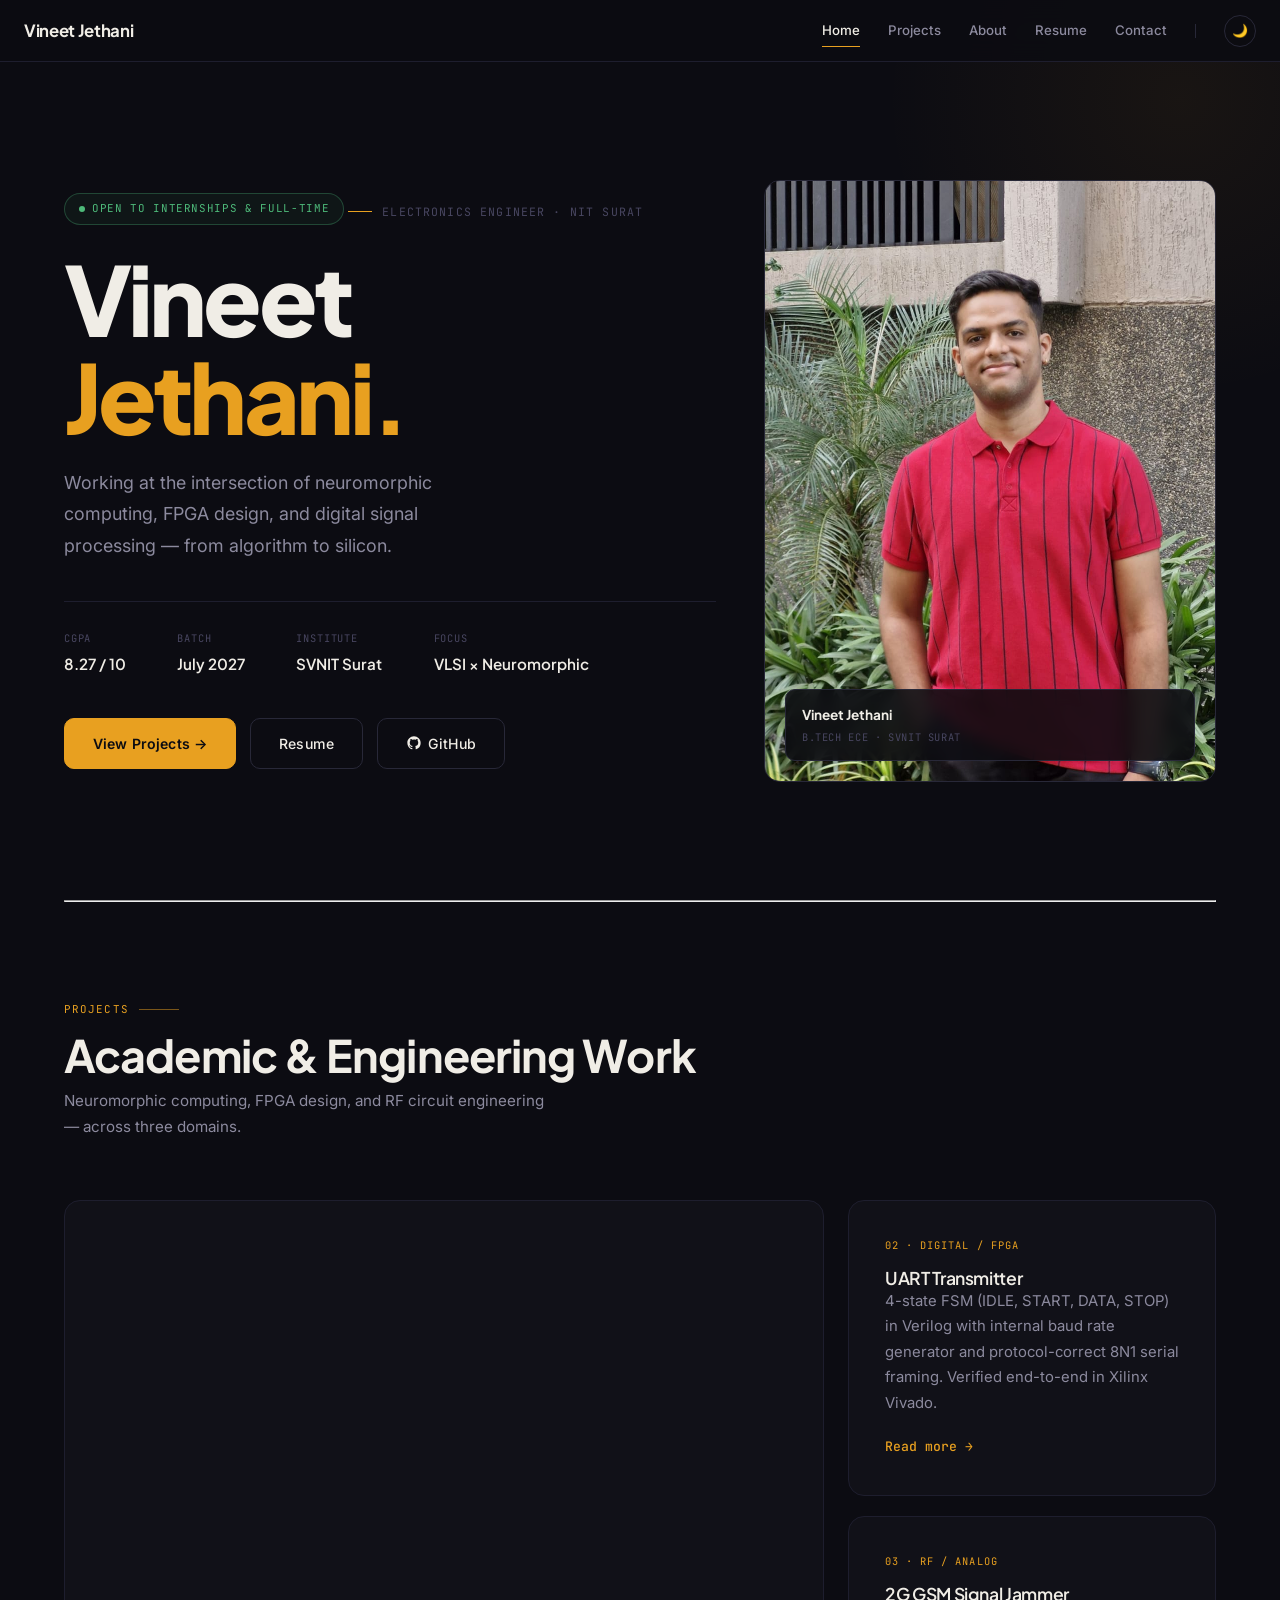
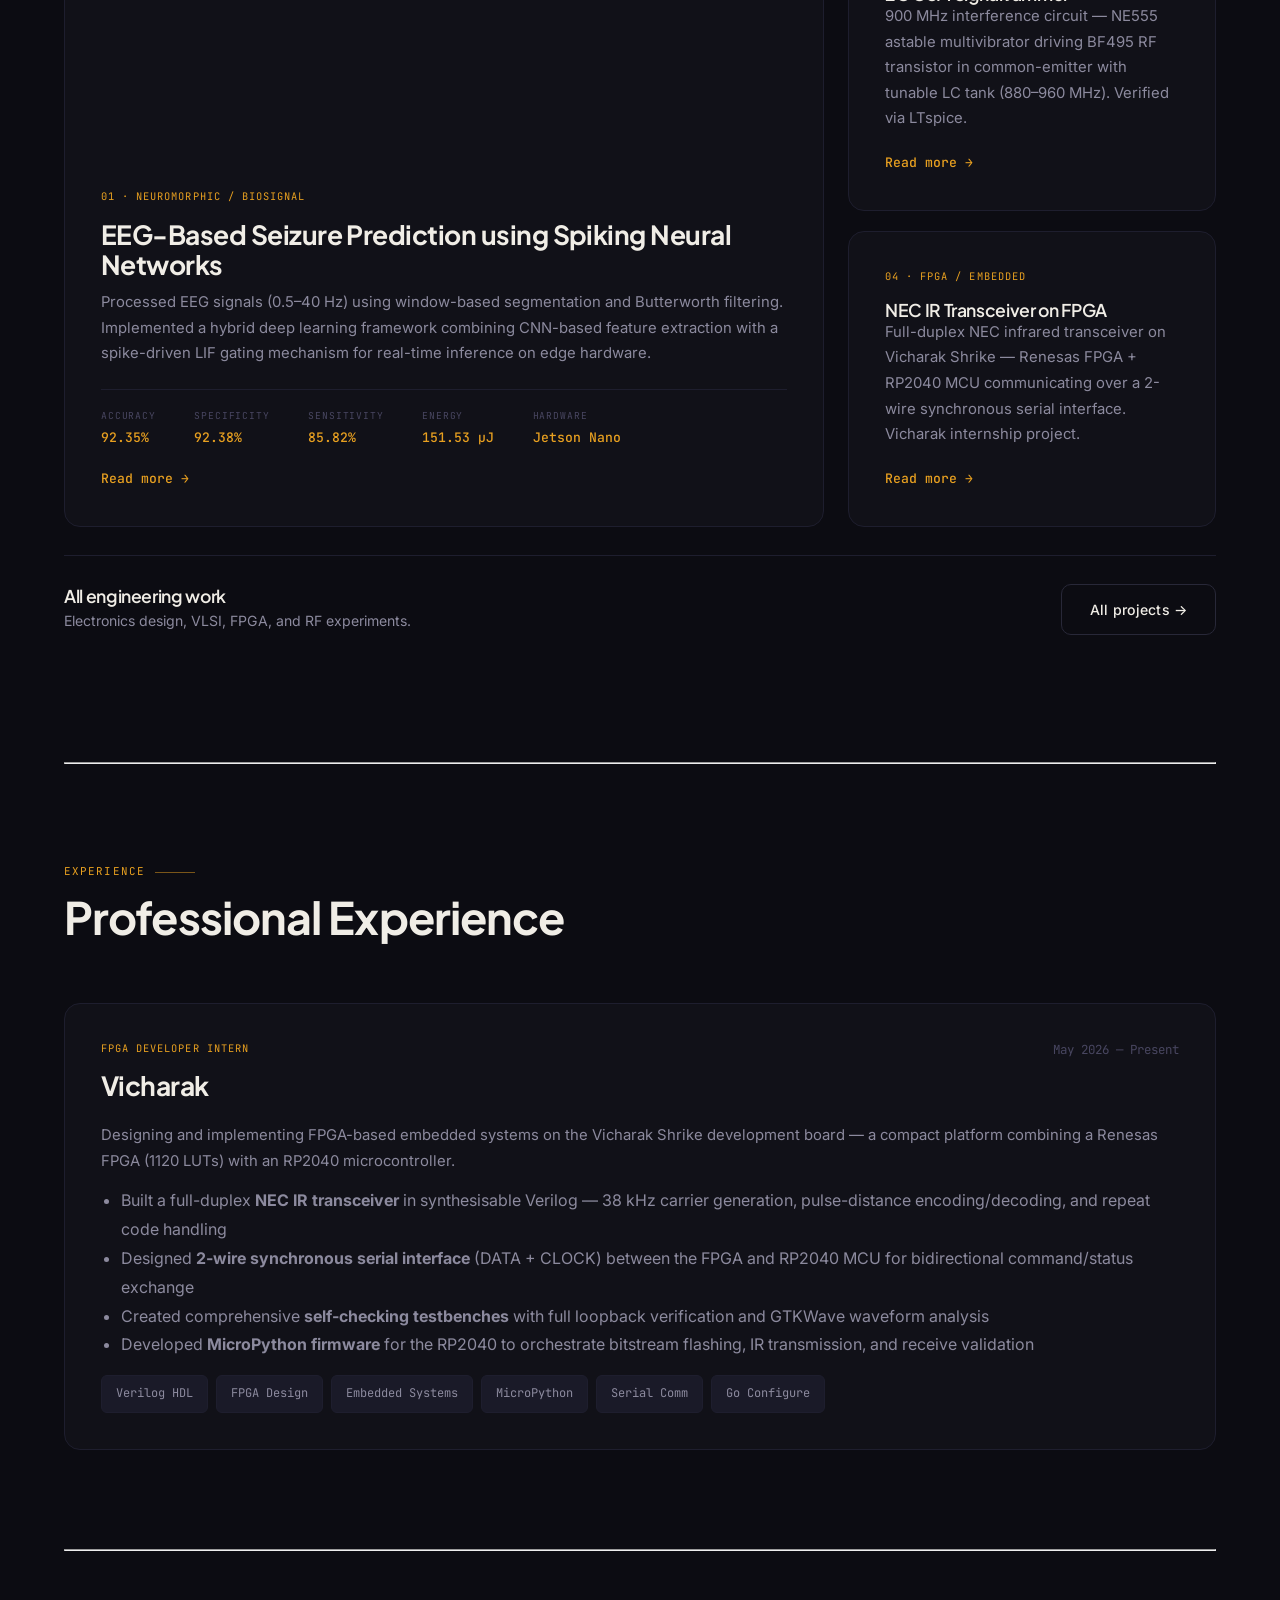
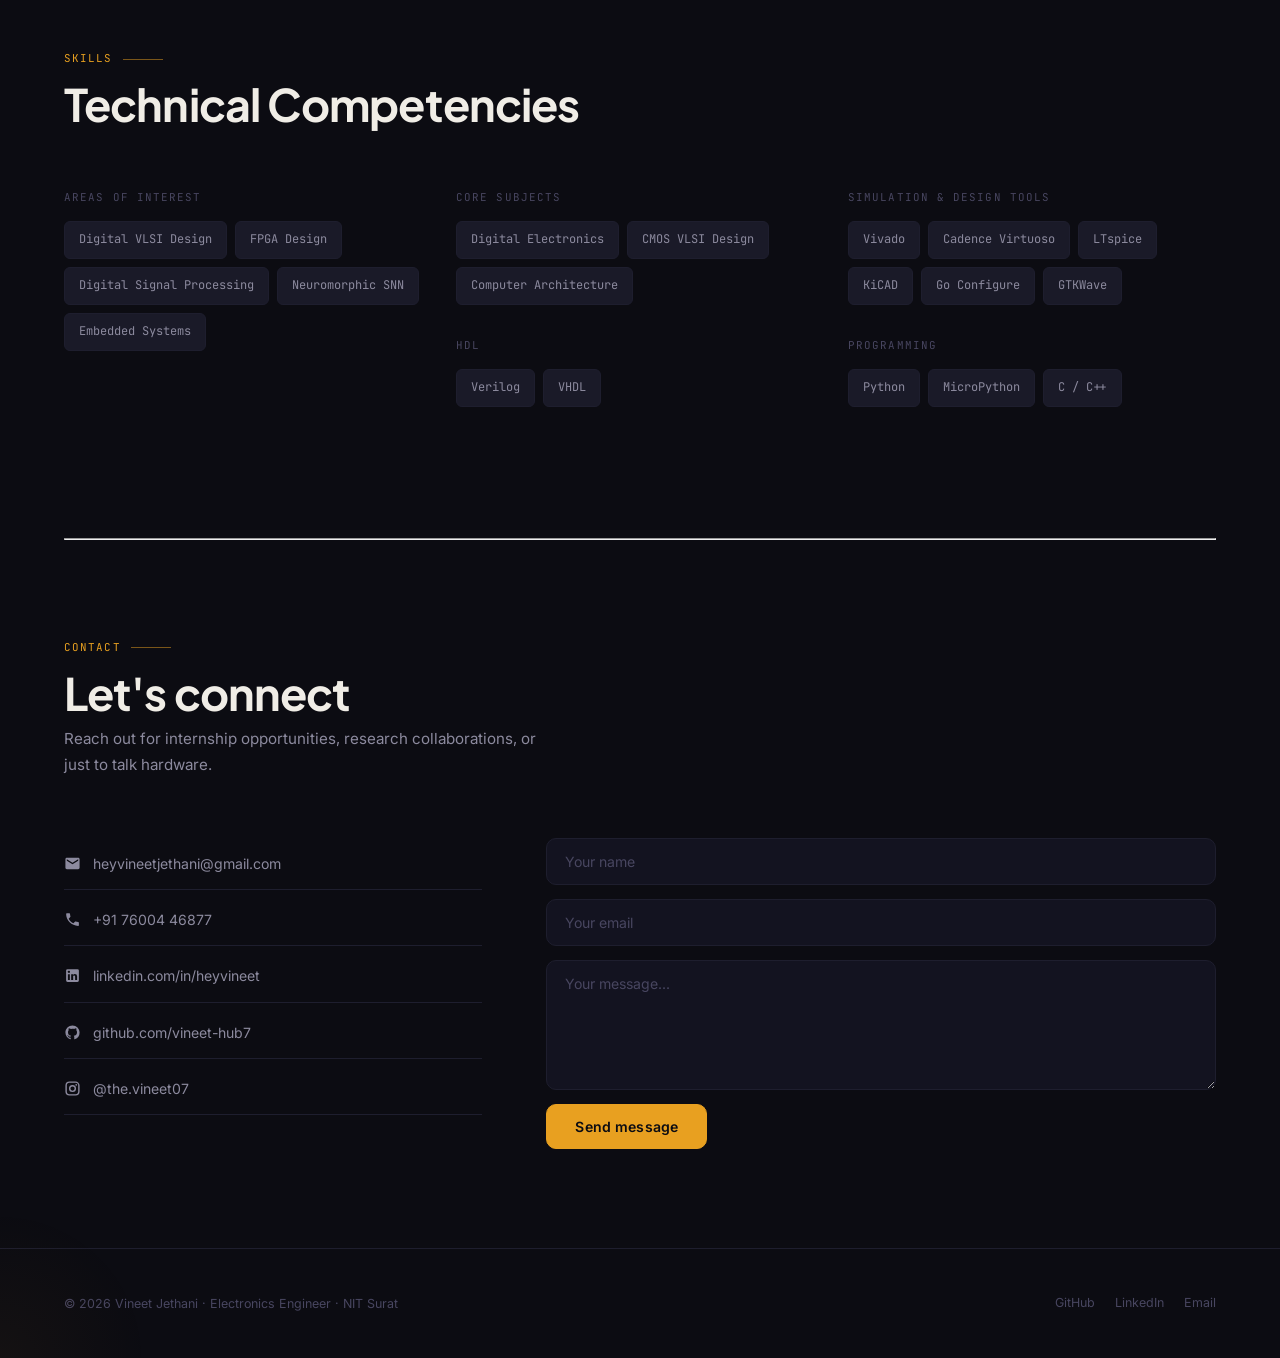
<file: index.html>
<!DOCTYPE html>
<html lang="en">

<head>
    <meta charset="UTF-8">
    <meta name="viewport" content="width=device-width, initial-scale=1.0">
    <title>Vineet Jethani — Electronics &amp; VLSI Engineer</title>
    <meta name="description" content="B.Tech ECE student at NIT Surat specialising in Digital VLSI, FPGA design, and neuromorphic computing. 8.27 CGPA, graduating July 2027.">
    <link rel="stylesheet" href="index.css">
</head>

<body>

    <!-- Navigation -->
    <nav class="site-nav">
        <a href="index.html" class="nav-name">Vineet Jethani</a>
        <button class="nav-hamburger" aria-label="Menu">
            <span></span><span></span><span></span>
        </button>
        <div class="nav-links">
            <a href="index.html" class="active">Home</a>
            <a href="projects.html">Projects</a>
            <a href="about.html">About</a>
            <a href="javascript:void(0)" onclick="openResume()">Resume</a>
            <a href="#contact">Contact</a>
            <div class="nav-divider"></div>
            <button class="theme-toggle" id="theme-icon" onclick="toggleTheme()">🌙</button>
        </div>
    </nav>
    <div class="nav-overlay"></div>

    <!-- ─── HERO ─────────────────────────────────────────────────── -->
    <section class="hero">
        <div class="container">
            <div class="hero-content">
                <div class="grid grid-12" style="align-items: center; gap: 48px;">

                    <!-- Text column -->
                    <div class="col-span-7 reveal">
                        <div class="availability-tag">
                            <span class="avail-dot"></span>
                            Open to internships &amp; full-time
                        </div>

                        <div class="hero-eyebrow">Electronics Engineer · NIT Surat</div>

                        <h1>
                            Vineet
                            <span class="name-accent">Jethani.</span>
                        </h1>

                        <p class="hero-subtitle">
                            Working at the intersection of neuromorphic computing,
                            FPGA design, and digital signal processing —
                            from algorithm to silicon.
                        </p>

                        <div class="hero-stats">
                            <div>
                                <span class="hero-stat-label">CGPA</span>
                                <span class="hero-stat-value">8.27 / 10</span>
                            </div>
                            <div>
                                <span class="hero-stat-label">Batch</span>
                                <span class="hero-stat-value">July 2027</span>
                            </div>
                            <div>
                                <span class="hero-stat-label">Institute</span>
                                <span class="hero-stat-value">SVNIT Surat</span>
                            </div>
                            <div>
                                <span class="hero-stat-label">Focus</span>
                                <span class="hero-stat-value">VLSI × Neuromorphic</span>
                            </div>
                        </div>

                        <div class="hero-ctas">
                            <a href="projects.html" class="btn btn-primary">View Projects →</a>
                            <a href="javascript:void(0)" onclick="openResume()" class="btn">Resume</a>
                            <a href="https://github.com/vineet-hub7" target="_blank" class="btn" style="gap:6px;">
                                <svg width="16" height="16" viewBox="0 0 24 24" fill="currentColor"><path d="M12 2C6.477 2 2 6.484 2 12.017c0 4.425 2.865 8.18 6.839 9.504.5.092.682-.217.682-.483 0-.237-.008-.868-.013-1.703-2.782.605-3.369-1.343-3.369-1.343-.454-1.158-1.11-1.466-1.11-1.466-.908-.62.069-.608.069-.608 1.003.07 1.531 1.032 1.531 1.032.892 1.53 2.341 1.088 2.91.832.092-.647.35-1.088.636-1.338-2.22-.253-4.555-1.113-4.555-4.951 0-1.093.39-1.988 1.029-2.688-.103-.253-.446-1.272.098-2.65 0 0 .84-.27 2.75 1.026A9.564 9.564 0 0112 6.844c.85.004 1.705.115 2.504.337 1.909-1.296 2.747-1.027 2.747-1.027.546 1.379.202 2.398.1 2.651.64.7 1.028 1.595 1.028 2.688 0 3.848-2.339 4.695-4.566 4.943.359.309.678.92.678 1.855 0 1.338-.012 2.419-.012 2.747 0 .268.18.58.688.482A10.019 10.019 0 0022 12.017C22 6.484 17.522 2 12 2z"/></svg>
                                GitHub
                            </a>
                        </div>
                    </div>

                    <!-- Photo column -->
                    <div class="col-span-5 reveal" style="transition-delay: 0.15s;">
                        <div class="hero-image-wrap">
                            <div class="hero-image-frame">
                                <img src="profile.jpeg" alt="Vineet Jethani — Electronics Engineer">
                                <div class="hero-card-tag">
                                    <div class="card-tag-title">Vineet Jethani</div>
                                    <div class="card-tag-sub">B.Tech ECE · SVNIT Surat</div>
                                </div>
                            </div>
                        </div>
                    </div>

                </div>
            </div>
        </div>
    </section>

    <div class="container"><hr class="section-divider"></div>

    <!-- ─── FEATURED PROJECTS ─────────────────────────────────────── -->
    <section class="page-section">
        <div class="container">

            <div class="section-header reveal">
                <div class="section-eyebrow">Projects</div>
                <h2>Academic &amp; Engineering Work</h2>
                <p>Neuromorphic computing, FPGA design, and RF circuit engineering — across three domains.</p>
            </div>

            <div class="grid grid-12 reveal-stagger">

                <!-- Project 1 — EEG (Featured, large) -->
                <a href="project_1.html" class="col-span-8 card card-link card-featured reveal">
                    <div class="card-label">01 · Neuromorphic / BioSignal</div>
                    <h3>EEG-Based Seizure Prediction using Spiking Neural Networks</h3>
                    <p>Processed EEG signals (0.5–40 Hz) using window-based segmentation and Butterworth filtering. Implemented a hybrid deep learning framework combining CNN-based feature extraction with a spike-driven LIF gating mechanism for real-time inference on edge hardware.</p>
                    <div class="stat-row">
                        <div class="stat-item">
                            <span class="stat-label">Accuracy</span>
                            <span class="stat-value">92.35%</span>
                        </div>
                        <div class="stat-item">
                            <span class="stat-label">Specificity</span>
                            <span class="stat-value">92.38%</span>
                        </div>
                        <div class="stat-item">
                            <span class="stat-label">Sensitivity</span>
                            <span class="stat-value">85.82%</span>
                        </div>
                        <div class="stat-item">
                            <span class="stat-label">Energy</span>
                            <span class="stat-value">151.53 µJ</span>
                        </div>
                        <div class="stat-item">
                            <span class="stat-label">Hardware</span>
                            <span class="stat-value">Jetson Nano</span>
                        </div>
                    </div>
                    <span class="card-arrow">Read more →</span>
                </a>

                <!-- Side stack -->
                <div class="col-span-4" style="display:flex; flex-direction:column; gap:20px;">

                    <!-- Project 2 — UART -->
                    <a href="project_2.html" class="card card-link reveal" style="flex:1;">
                        <div class="card-label">02 · Digital / FPGA</div>
                        <h4>UART Transmitter</h4>
                        <p>4-state FSM (IDLE, START, DATA, STOP) in Verilog with internal baud rate generator and protocol-correct 8N1 serial framing. Verified end-to-end in Xilinx Vivado.</p>
                        <span class="card-arrow">Read more →</span>
                    </a>

                    <!-- Project 3 — GSM Jammer -->
                    <a href="project_3.html" class="card card-link reveal" style="flex:1; transition-delay:0.07s;">
                        <div class="card-label">03 · RF / Analog</div>
                        <h4>2G GSM Signal Jammer</h4>
                        <p>900 MHz interference circuit — NE555 astable multivibrator driving BF495 RF transistor in common-emitter with tunable LC tank (880–960 MHz). Verified via LTspice.</p>
                        <span class="card-arrow">Read more →</span>
                    </a>

                    <!-- Project 4 — IR Transceiver -->
                    <a href="project_4.html" class="card card-link reveal" style="flex:1; transition-delay:0.14s;">
                        <div class="card-label">04 · FPGA / Embedded</div>
                        <h4>NEC IR Transceiver on FPGA</h4>
                        <p>Full-duplex NEC infrared transceiver on Vicharak Shrike — Renesas FPGA + RP2040 MCU communicating over a 2-wire synchronous serial interface. Vicharak internship project.</p>
                        <span class="card-arrow">Read more →</span>
                    </a>

                </div>

                <!-- All projects CTA -->
                <div class="col-span-12 reveal" style="display:flex; align-items:center; justify-content:space-between; padding:28px 0; border-top:1px solid var(--border); margin-top:4px; flex-wrap:wrap; gap:16px;">
                    <div>
                        <h4 style="margin-bottom:3px;">All engineering work</h4>
                        <p style="color:var(--text-secondary); font-size:0.88rem;">Electronics design, VLSI, FPGA, and RF experiments.</p>
                    </div>
                    <a href="projects.html" class="btn">All projects →</a>
                </div>

            </div>
        </div>
    </section>

    <div class="container"><hr class="section-divider"></div>

    <!-- ─── EXPERIENCE ─────────────────────────────────────────────── -->
    <section class="page-section">
        <div class="container">

            <div class="section-header reveal">
                <div class="section-eyebrow">Experience</div>
                <h2>Professional Experience</h2>
            </div>

            <div class="grid grid-12 reveal-stagger">
                <div class="col-span-12 card reveal">
                    <div style="display:flex; justify-content:space-between; align-items:flex-start; flex-wrap:wrap; gap:8px; margin-bottom:12px;">
                        <div>
                            <div class="card-label">FPGA Developer Intern</div>
                            <h3 style="margin-top:4px;">Vicharak</h3>
                        </div>
                        <span style="font-family:var(--font-mono); font-size:0.78rem; color:var(--text-muted); white-space:nowrap;">May 2026 — Present</span>
                    </div>
                    <p>Designing and implementing FPGA-based embedded systems on the Vicharak Shrike development board — a compact platform combining a Renesas FPGA (1120 LUTs) with an RP2040 microcontroller.</p>
                    <ul style="margin:12px 0 16px 20px; color:var(--text-secondary); line-height:1.8;">
                        <li>Built a full-duplex <strong>NEC IR transceiver</strong> in synthesisable Verilog — 38 kHz carrier generation, pulse-distance encoding/decoding, and repeat code handling</li>
                        <li>Designed <strong>2-wire synchronous serial interface</strong> (DATA + CLOCK) between the FPGA and RP2040 MCU for bidirectional command/status exchange</li>
                        <li>Created comprehensive <strong>self-checking testbenches</strong> with full loopback verification and GTKWave waveform analysis</li>
                        <li>Developed <strong>MicroPython firmware</strong> for the RP2040 to orchestrate bitstream flashing, IR transmission, and receive validation</li>
                    </ul>
                    <div class="skill-tags">
                        <span class="skill-tag">Verilog HDL</span>
                        <span class="skill-tag">FPGA Design</span>
                        <span class="skill-tag">Embedded Systems</span>
                        <span class="skill-tag">MicroPython</span>
                        <span class="skill-tag">Serial Comm</span>
                        <span class="skill-tag">Go Configure</span>
                    </div>
                </div>
            </div>
        </div>
    </section>

    <div class="container"><hr class="section-divider"></div>

    <!-- ─── SKILLS ────────────────────────────────────────────────── -->
    <section class="page-section">
        <div class="container">

            <div class="section-header reveal">
                <div class="section-eyebrow">Skills</div>
                <h2>Technical Competencies</h2>
            </div>

            <div class="grid grid-12 reveal-stagger">

                <div class="col-span-4 reveal">
                    <div class="skills-category">
                        <span class="skills-category-label">Areas of Interest</span>
                        <div class="skill-tags">
                            <span class="skill-tag">Digital VLSI Design</span>
                            <span class="skill-tag">FPGA Design</span>
                            <span class="skill-tag">Digital Signal Processing</span>
                            <span class="skill-tag">Neuromorphic SNN</span>
                            <span class="skill-tag">Embedded Systems</span>
                        </div>
                    </div>
                </div>

                <div class="col-span-4 reveal">
                    <div class="skills-category">
                        <span class="skills-category-label">Core Subjects</span>
                        <div class="skill-tags">
                            <span class="skill-tag">Digital Electronics</span>
                            <span class="skill-tag">CMOS VLSI Design</span>
                            <span class="skill-tag">Computer Architecture</span>
                        </div>
                    </div>
                    <div class="skills-category" style="margin-top:24px;">
                        <span class="skills-category-label">HDL</span>
                        <div class="skill-tags">
                            <span class="skill-tag">Verilog</span>
                            <span class="skill-tag">VHDL</span>
                        </div>
                    </div>
                </div>

                <div class="col-span-4 reveal">
                    <div class="skills-category">
                        <span class="skills-category-label">Simulation &amp; Design Tools</span>
                        <div class="skill-tags">
                            <span class="skill-tag">Vivado</span>
                            <span class="skill-tag">Cadence Virtuoso</span>
                            <span class="skill-tag">LTspice</span>
                            <span class="skill-tag">KiCAD</span>
                            <span class="skill-tag">Go Configure</span>
                            <span class="skill-tag">GTKWave</span>
                        </div>
                    </div>
                    <div class="skills-category" style="margin-top:24px;">
                        <span class="skills-category-label">Programming</span>
                        <div class="skill-tags">
                            <span class="skill-tag">Python</span>
                            <span class="skill-tag">MicroPython</span>
                            <span class="skill-tag">C / C++</span>
                        </div>
                    </div>
                </div>

            </div>
        </div>
    </section>

    <div class="container"><hr class="section-divider"></div>

    <!-- ─── CONTACT ───────────────────────────────────────────────── -->
    <section class="page-section" id="contact">
        <div class="container">

            <div class="section-header reveal">
                <div class="section-eyebrow">Contact</div>
                <h2>Let's connect</h2>
                <p>Reach out for internship opportunities, research collaborations, or just to talk hardware.</p>
            </div>

            <div class="contact-grid">
                <div class="contact-links reveal">
                    <a href="mailto:heyvineetjethani@gmail.com" class="contact-link">
                        <svg viewBox="0 0 24 24"><path d="M20 4H4c-1.1 0-2 .9-2 2v12c0 1.1.9 2 2 2h16c1.1 0 2-.9 2-2V6c0-1.1-.9-2-2-2zm0 4l-8 5-8-5V6l8 5 8-5v2z"/></svg>
                        <span>heyvineetjethani@gmail.com</span>
                    </a>
                    <a href="tel:+917600446877" class="contact-link">
                        <svg viewBox="0 0 24 24"><path d="M6.62 10.79c1.44 2.83 3.76 5.14 6.59 6.59l2.2-2.2c.27-.27.67-.36 1.02-.24 1.12.37 2.33.57 3.57.57.55 0 1 .45 1 1V20c0 .55-.45 1-1 1-9.39 0-17-7.61-17-17 0-.55.45-1 1-1h3.5c.55 0 1 .45 1 1 0 1.25.2 2.45.57 3.57.11.35.03.74-.25 1.02l-2.2 2.2z"/></svg>
                        <span>+91 76004 46877</span>
                    </a>
                    <a href="https://www.linkedin.com/in/heyvineet" target="_blank" class="contact-link">
                        <svg viewBox="0 0 24 24"><path d="M19 3a2 2 0 0 1 2 2v14a2 2 0 0 1-2 2H5a2 2 0 0 1-2-2V5a2 2 0 0 1 2-2h14m-.5 15.5v-5.3a3.26 3.26 0 0 0-3.26-3.26c-.85 0-1.84.52-2.32 1.3v-1.11h-2.79v8.37h2.79v-4.93c0-.77.62-1.4 1.39-1.4a1.4 1.4 0 0 1 1.4 1.4v4.93h2.79M6.88 8.56a1.68 1.68 0 0 0 1.68-1.68c0-.93-.75-1.69-1.68-1.69a1.69 1.69 0 0 0-1.69 1.69c0 .93.76 1.68 1.69 1.68m1.39 9.94v-8.37H5.5v8.37h2.77z"/></svg>
                        <span>linkedin.com/in/heyvineet</span>
                    </a>
                    <a href="https://github.com/vineet-hub7" target="_blank" class="contact-link">
                        <svg viewBox="0 0 24 24"><path d="M12 2C6.477 2 2 6.484 2 12.017c0 4.425 2.865 8.18 6.839 9.504.5.092.682-.217.682-.483 0-.237-.008-.868-.013-1.703-2.782.605-3.369-1.343-3.369-1.343-.454-1.158-1.11-1.466-1.11-1.466-.908-.62.069-.608.069-.608 1.003.07 1.531 1.032 1.531 1.032.892 1.53 2.341 1.088 2.91.832.092-.647.35-1.088.636-1.338-2.22-.253-4.555-1.113-4.555-4.951 0-1.093.39-1.988 1.029-2.688-.103-.253-.446-1.272.098-2.65 0 0 .84-.27 2.75 1.026A9.564 9.564 0 0112 6.844c.85.004 1.705.115 2.504.337 1.909-1.296 2.747-1.027 2.747-1.027.546 1.379.202 2.398.1 2.651.64.7 1.028 1.595 1.028 2.688 0 3.848-2.339 4.695-4.566 4.943.359.309.678.92.678 1.855 0 1.338-.012 2.419-.012 2.747 0 .268.18.58.688.482A10.019 10.019 0 0022 12.017C22 6.484 17.522 2 12 2z"/></svg>
                        <span>github.com/vineet-hub7</span>
                    </a>
                    <a href="https://www.instagram.com/the.vineet07" target="_blank" class="contact-link">
                        <svg viewBox="0 0 24 24"><path d="M7.8 2h8.4C19.4 2 22 4.6 22 7.8v8.4a5.8 5.8 0 0 1-5.8 5.8H7.8A5.8 5.8 0 0 1 2 16.2V7.8A5.8 5.8 0 0 1 7.8 2m-.2 2A3.6 3.6 0 0 0 4 7.6v8.8A3.6 3.6 0 0 0 7.6 20h8.8a3.6 3.6 0 0 0 3.6-3.6V7.6A3.6 3.6 0 0 0 16.4 4H7.6m9.65 1.5a1.25 1.25 0 0 1 1.25 1.25A1.25 1.25 0 0 1 17.25 8 1.25 1.25 0 0 1 16 6.75a1.25 1.25 0 0 1 1.25-1.25M12 7a5 5 0 0 1 5 5 5 5 0 0 1-5 5 5 5 0 0 1-5-5 5 5 0 0 1 5-5m0 2a3 3 0 0 0-3 3 3 3 0 0 0 3 3 3 3 0 0 0 3-3 3 3 0 0 0-3-3z"/></svg>
                        <span>@the.vineet07</span>
                    </a>
                </div>

                <form class="contact-form reveal" action="https://formspree.io/f/xrgwjqpb" method="POST">
                    <input type="text" name="name" placeholder="Your name" required>
                    <input type="email" name="email" placeholder="Your email" required>
                    <textarea name="message" placeholder="Your message..." required></textarea>
                    <button type="submit" class="btn btn-primary">Send message</button>
                </form>
            </div>
        </div>
    </section>

    <!-- ─── FOOTER ────────────────────────────────────────────────── -->
    <footer class="site-footer">
        <div class="container">
            <div class="footer-inner">
                <p>© 2026 Vineet Jethani · Electronics Engineer · NIT Surat</p>
                <div class="footer-links">
                    <a href="https://github.com/vineet-hub7" target="_blank">GitHub</a>
                    <a href="https://www.linkedin.com/in/heyvineet" target="_blank">LinkedIn</a>
                    <a href="mailto:heyvineetjethani@gmail.com">Email</a>
                </div>
            </div>
        </div>
    </footer>

    <button id="back-to-top" title="Back to Top">↑</button>

    <!-- Resume Modal -->
    <div id="resume-modal" class="modal-overlay" onclick="closeResume()">
        <div class="modal-content" onclick="event.stopPropagation()">
            <div class="modal-header">
                <h2>Resume — Vineet Jethani</h2>
                <button class="close-modal" onclick="closeResume()">&times;</button>
            </div>
            <div class="modal-body">
                <aside class="resume-sidebar">
                    <div class="metric-card">
                        <div class="metric-label">University</div>
                        <div class="metric-value">SVNIT Surat</div>
                    </div>
                    <div class="metric-card">
                        <div class="metric-label">Degree</div>
                        <div class="metric-value">B.Tech ECE</div>
                    </div>
                    <div class="metric-card">
                        <div class="metric-label">CGPA</div>
                        <div class="metric-value">8.27 / 10</div>
                    </div>
                    <div class="metric-card">
                        <div class="metric-label">Graduation</div>
                        <div class="metric-value">July 2027</div>
                    </div>
                    <div style="flex-grow:1;"></div>
                    <div style="display:flex; flex-direction:column; gap:10px;">
                        <button class="resume-btn btn-primary-modal" onclick="window.open('Vineet_Jethani.pdf')">Download PDF</button>
                        <button class="resume-btn btn-outline" onclick="window.print()">Print</button>
                    </div>
                </aside>
                <section class="resume-viewer" id="resume-viewer">
                    <div class="resume-loader" id="resume-loader">
                        <div class="loader-ring"></div>
                        <div class="loader-text" id="loader-status">Loading resume...</div>
                    </div>
                    <iframe src="Vineet_Jethani.pdf"></iframe>
                </section>
            </div>
        </div>
    </div>

    <script src="script.js"></script>
</body>

</html>
</file>
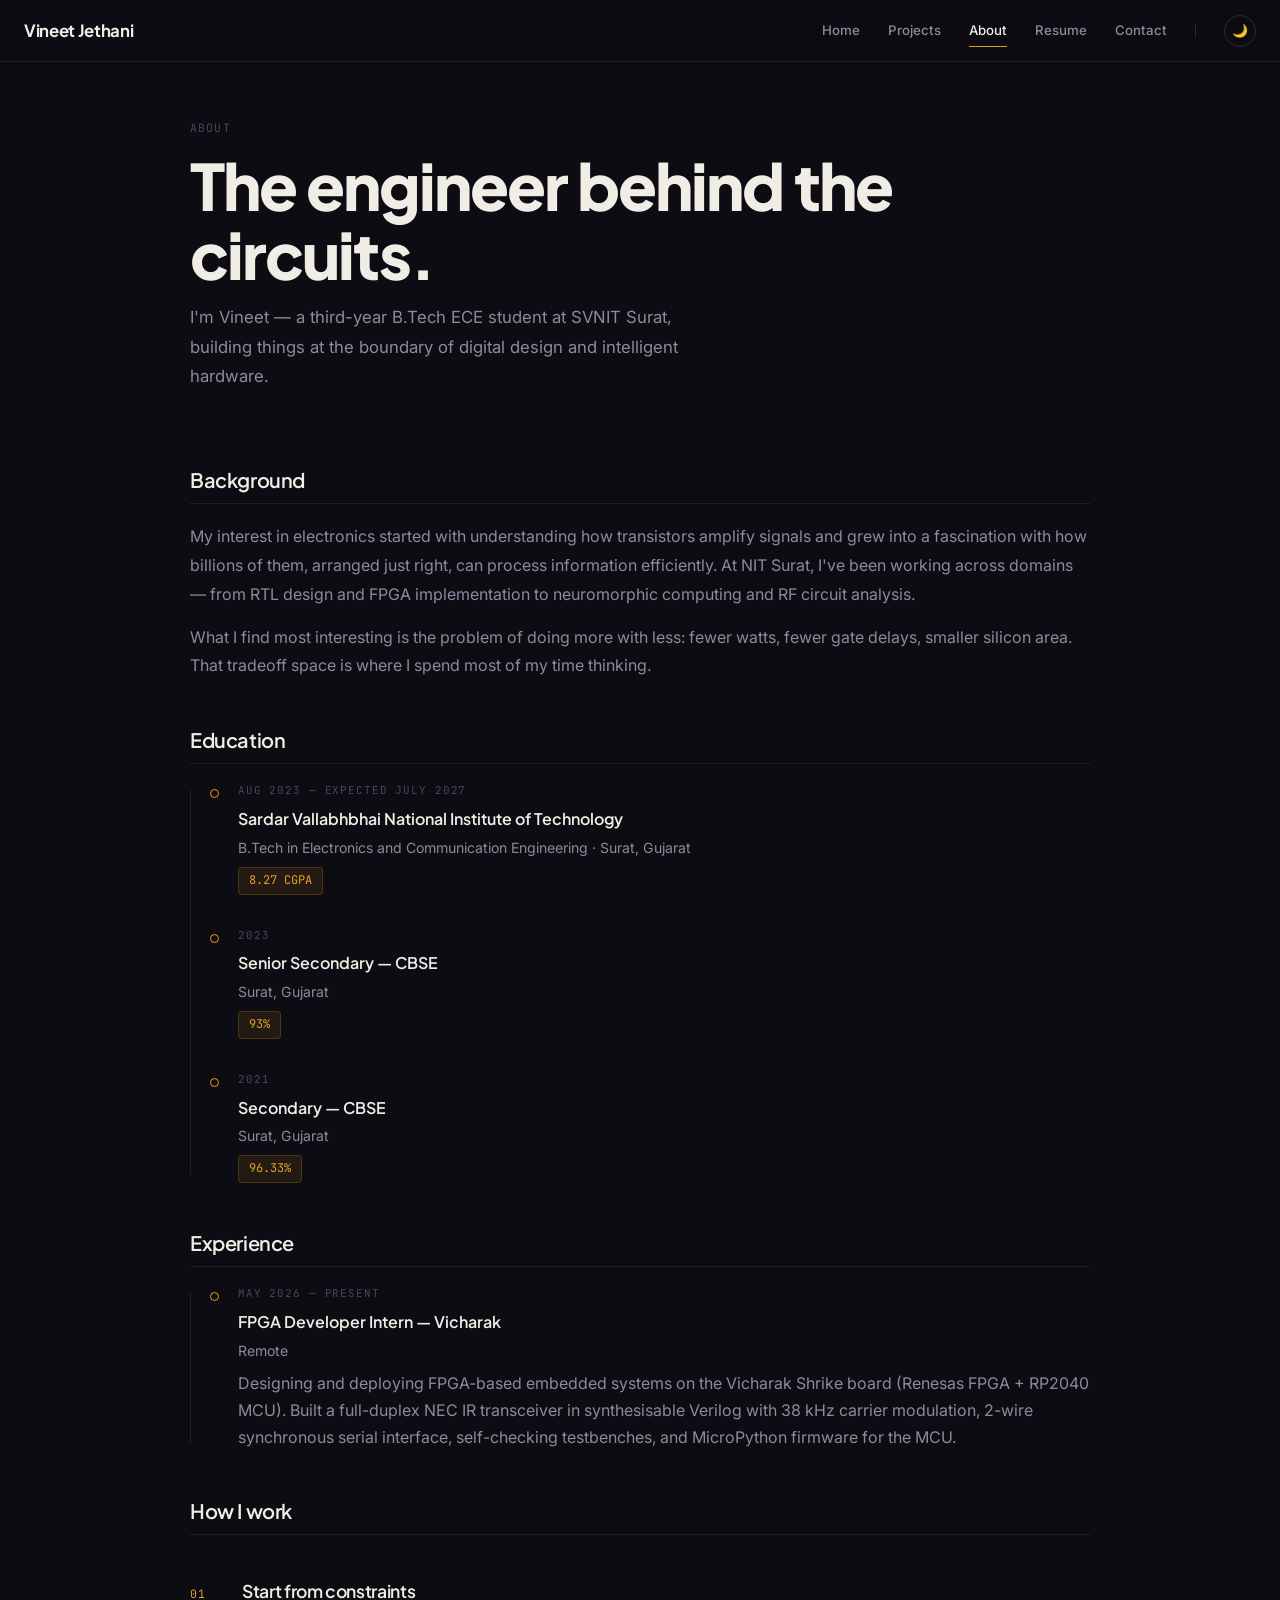
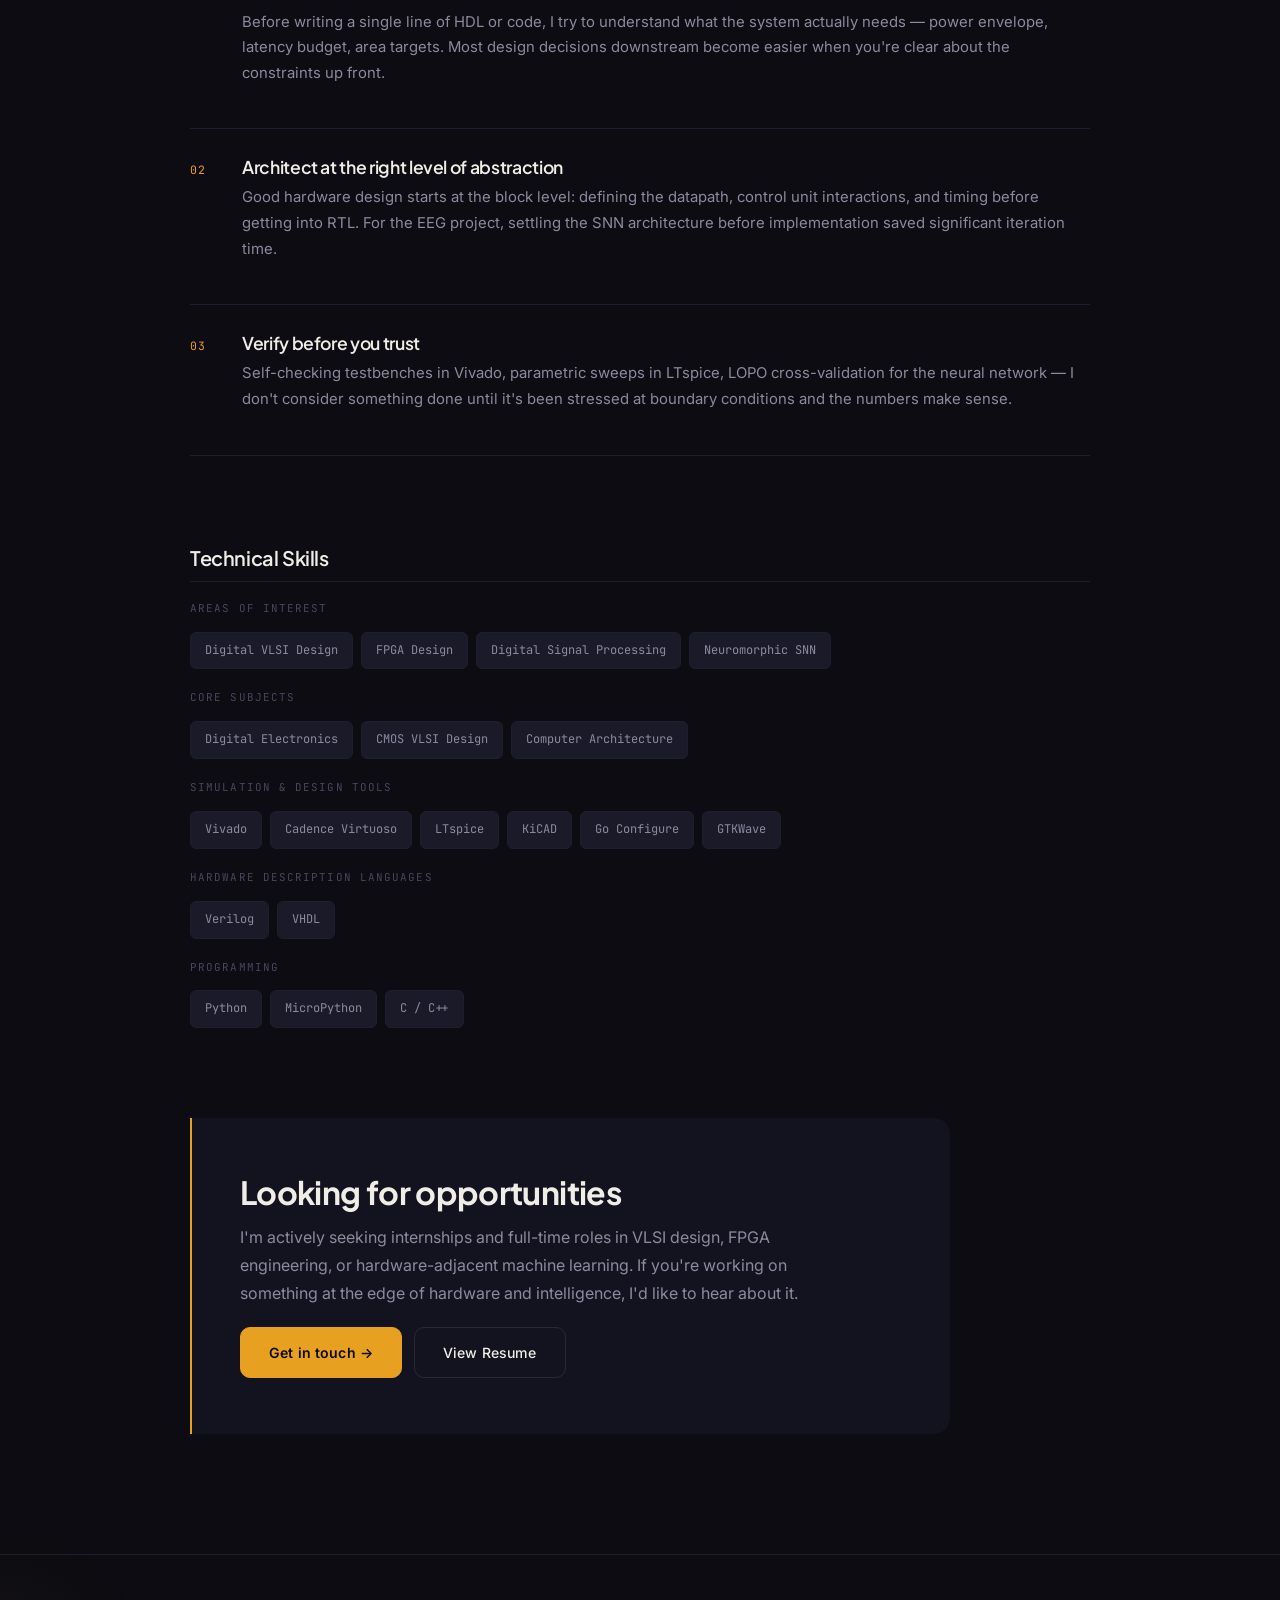
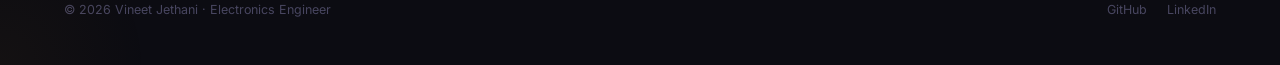
<file: about.html>
<!DOCTYPE html>
<html lang="en">
<head>
    <meta charset="UTF-8">
    <meta name="viewport" content="width=device-width, initial-scale=1.0">
    <title>About — Vineet Jethani</title>
    <meta name="description" content="Electronics and Communication Engineering student at NIT Surat — VLSI, FPGA design, neuromorphic computing, and digital signal processing.">
    <link rel="stylesheet" href="index.css">
</head>
<body>

    <nav class="site-nav">
        <a href="index.html" class="nav-name">Vineet Jethani</a>
        <button class="nav-hamburger" aria-label="Menu"><span></span><span></span><span></span></button>
        <div class="nav-links">
            <a href="index.html">Home</a>
            <a href="projects.html">Projects</a>
            <a href="about.html" class="active">About</a>
            <a href="javascript:void(0)" onclick="openResume()">Resume</a>
            <a href="index.html#contact">Contact</a>
            <div class="nav-divider"></div>
            <button class="theme-toggle" id="theme-icon" onclick="toggleTheme()">🌙</button>
        </div>
    </nav>
    <div class="nav-overlay"></div>

    <main class="container">
        <div class="paper-content" style="max-width: 900px;">

            <div class="page-header reveal">
                <span class="label">About</span>
                <h1>The engineer behind the circuits.</h1>
                <p>I'm Vineet — a third-year B.Tech ECE student at SVNIT Surat, building things at the boundary of digital design and intelligent hardware.</p>
            </div>

            <!-- Bio -->
            <section class="paper-section reveal">
                <h2>Background</h2>
                <p>My interest in electronics started with understanding how transistors amplify signals and grew into a fascination with how billions of them, arranged just right, can process information efficiently. At NIT Surat, I've been working across domains — from RTL design and FPGA implementation to neuromorphic computing and RF circuit analysis.</p>
                <p>What I find most interesting is the problem of doing more with less: fewer watts, fewer gate delays, smaller silicon area. That tradeoff space is where I spend most of my time thinking.</p>
            </section>

            <!-- Education Timeline -->
            <section class="paper-section reveal">
                <h2>Education</h2>
                <div class="timeline">

                    <div class="timeline-item">
                        <span class="timeline-year">Aug 2023 — Expected July 2027</span>
                        <div class="timeline-title">Sardar Vallabhbhai National Institute of Technology</div>
                        <div class="timeline-sub">B.Tech in Electronics and Communication Engineering · Surat, Gujarat</div>
                        <span class="timeline-score">8.27 CGPA</span>
                    </div>

                    <div class="timeline-item">
                        <span class="timeline-year">2023</span>
                        <div class="timeline-title">Senior Secondary — CBSE</div>
                        <div class="timeline-sub">Surat, Gujarat</div>
                        <span class="timeline-score">93%</span>
                    </div>

                    <div class="timeline-item">
                        <span class="timeline-year">2021</span>
                        <div class="timeline-title">Secondary — CBSE</div>
                        <div class="timeline-sub">Surat, Gujarat</div>
                        <span class="timeline-score">96.33%</span>
                    </div>

                </div>
            </section>

            <!-- Experience -->
            <section class="paper-section reveal">
                <h2>Experience</h2>
                <div class="timeline">

                    <div class="timeline-item">
                        <span class="timeline-year">May 2026 — Present</span>
                        <div class="timeline-title">FPGA Developer Intern — Vicharak</div>
                        <div class="timeline-sub">Remote</div>
                        <p style="margin-top: 8px; color: var(--text-secondary); line-height: 1.7;">Designing and deploying FPGA-based embedded systems on the Vicharak Shrike board (Renesas FPGA + RP2040 MCU). Built a full-duplex NEC IR transceiver in synthesisable Verilog with 38 kHz carrier modulation, 2-wire synchronous serial interface, self-checking testbenches, and MicroPython firmware for the MCU.</p>
                    </div>

                </div>
            </section>

            <!-- Process -->
            <section class="paper-section reveal-stagger">
                <h2>How I work</h2>

                <div class="step-card reveal">
                    <div class="step-number">01</div>
                    <div class="step-content">
                        <h3>Start from constraints</h3>
                        <p>Before writing a single line of HDL or code, I try to understand what the system actually needs — power envelope, latency budget, area targets. Most design decisions downstream become easier when you're clear about the constraints up front.</p>
                    </div>
                </div>

                <div class="step-card reveal">
                    <div class="step-number">02</div>
                    <div class="step-content">
                        <h3>Architect at the right level of abstraction</h3>
                        <p>Good hardware design starts at the block level: defining the datapath, control unit interactions, and timing before getting into RTL. For the EEG project, settling the SNN architecture before implementation saved significant iteration time.</p>
                    </div>
                </div>

                <div class="step-card reveal">
                    <div class="step-number">03</div>
                    <div class="step-content">
                        <h3>Verify before you trust</h3>
                        <p>Self-checking testbenches in Vivado, parametric sweeps in LTspice, LOPO cross-validation for the neural network — I don't consider something done until it's been stressed at boundary conditions and the numbers make sense.</p>
                    </div>
                </div>

            </section>

            <!-- Skills -->
            <section class="paper-section reveal mt-section">
                <h2>Technical Skills</h2>

                <div class="skills-category" style="margin-bottom:20px;">
                    <span class="skills-category-label">Areas of Interest</span>
                    <div class="skill-tags">
                        <span class="skill-tag">Digital VLSI Design</span>
                        <span class="skill-tag">FPGA Design</span>
                        <span class="skill-tag">Digital Signal Processing</span>
                        <span class="skill-tag">Neuromorphic SNN</span>
                    </div>
                </div>

                <div class="skills-category" style="margin-bottom:20px;">
                    <span class="skills-category-label">Core Subjects</span>
                    <div class="skill-tags">
                        <span class="skill-tag">Digital Electronics</span>
                        <span class="skill-tag">CMOS VLSI Design</span>
                        <span class="skill-tag">Computer Architecture</span>
                    </div>
                </div>

                <div class="skills-category" style="margin-bottom:20px;">
                    <span class="skills-category-label">Simulation &amp; Design Tools</span>
                    <div class="skill-tags">
                        <span class="skill-tag">Vivado</span>
                        <span class="skill-tag">Cadence Virtuoso</span>
                        <span class="skill-tag">LTspice</span>
                        <span class="skill-tag">KiCAD</span>
                        <span class="skill-tag">Go Configure</span>
                        <span class="skill-tag">GTKWave</span>
                    </div>
                </div>

                <div class="skills-category" style="margin-bottom:20px;">
                    <span class="skills-category-label">Hardware Description Languages</span>
                    <div class="skill-tags">
                        <span class="skill-tag">Verilog</span>
                        <span class="skill-tag">VHDL</span>
                    </div>
                </div>

                <div class="skills-category">
                    <span class="skills-category-label">Programming</span>
                    <div class="skill-tags">
                        <span class="skill-tag">Python</span>
                        <span class="skill-tag">MicroPython</span>
                        <span class="skill-tag">C / C++</span>
                    </div>
                </div>
            </section>

            <!-- CTA -->
            <section class="mt-section reveal">
                <div class="callout">
                    <h2>Looking for opportunities</h2>
                    <p>I'm actively seeking internships and full-time roles in VLSI design, FPGA engineering, or hardware-adjacent machine learning. If you're working on something at the edge of hardware and intelligence, I'd like to hear about it.</p>
                    <div style="display:flex; gap:12px; flex-wrap:wrap;">
                        <a href="index.html#contact" class="btn btn-primary">Get in touch →</a>
                        <a href="javascript:void(0)" onclick="openResume()" class="btn">View Resume</a>
                    </div>
                </div>
            </section>

        </div>
    </main>

    <footer class="site-footer">
        <div class="container">
            <div class="footer-inner">
                <p>© 2026 Vineet Jethani · Electronics Engineer</p>
                <div class="footer-links">
                    <a href="https://github.com/vineet-hub7" target="_blank">GitHub</a>
                    <a href="https://www.linkedin.com/in/heyvineet" target="_blank">LinkedIn</a>
                </div>
            </div>
        </div>
    </footer>

    <button id="back-to-top" title="Back to Top">↑</button>

    <!-- Resume Modal -->
    <div id="resume-modal" class="modal-overlay" onclick="closeResume()">
        <div class="modal-content" onclick="event.stopPropagation()">
            <div class="modal-header">
                <h2>Resume — Vineet Jethani</h2>
                <button class="close-modal" onclick="closeResume()">&times;</button>
            </div>
            <div class="modal-body">
                <aside class="resume-sidebar">
                    <div class="metric-card"><div class="metric-label">University</div><div class="metric-value">SVNIT Surat</div></div>
                    <div class="metric-card"><div class="metric-label">Degree</div><div class="metric-value">B.Tech ECE</div></div>
                    <div class="metric-card"><div class="metric-label">CGPA</div><div class="metric-value">8.27 / 10</div></div>
                    <div class="metric-card"><div class="metric-label">Graduation</div><div class="metric-value">July 2027</div></div>
                    <div style="flex-grow:1;"></div>
                    <div style="display:flex; flex-direction:column; gap:10px;">
                        <button class="resume-btn btn-primary-modal" onclick="window.open('Vineet_Jethani.pdf')">Download PDF</button>
                        <button class="resume-btn btn-outline" onclick="window.print()">Print</button>
                    </div>
                </aside>
                <section class="resume-viewer" id="resume-viewer">
                    <div class="resume-loader" id="resume-loader">
                        <div class="loader-ring"></div>
                        <div class="loader-text">Loading...</div>
                    </div>
                    <iframe src="Vineet_Jethani.pdf"></iframe>
                </section>
            </div>
        </div>
    </div>

    <script src="script.js"></script>
</body>
</html>
</file>
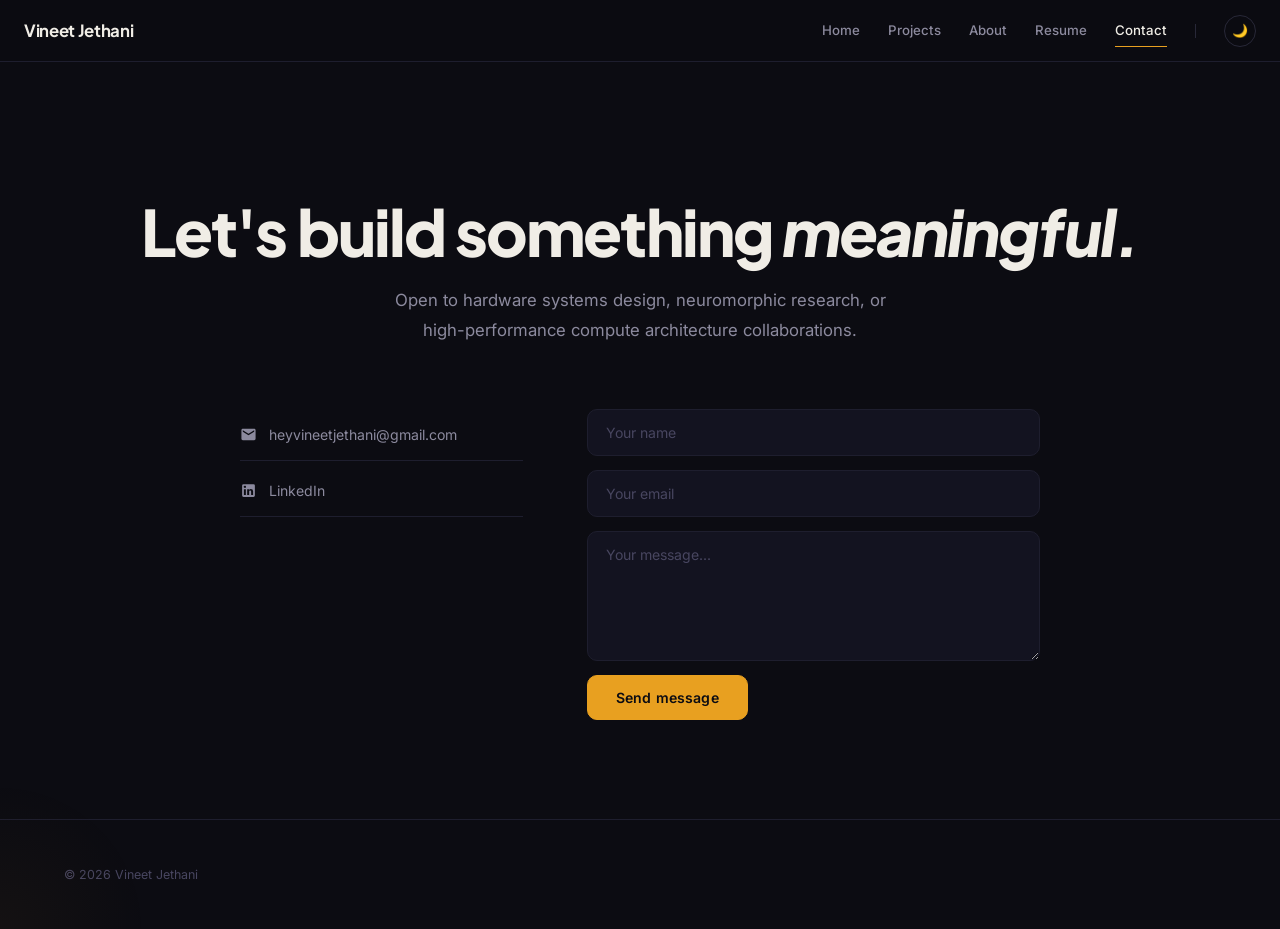
<file: contact.html>
<!DOCTYPE html>
<html lang="en">
<head>
    <meta charset="UTF-8">
    <meta name="viewport" content="width=device-width, initial-scale=1.0">
    <title>Contact — Vineet Jethani</title>
    <meta name="description" content="Get in touch with Vineet Jethani for hardware design, neuromorphic research, or collaboration opportunities.">
    <link rel="stylesheet" href="index.css">
</head>
<body>

    <!-- Navigation -->
    <nav class="site-nav">
        <a href="index.html" class="nav-name">Vineet Jethani</a>
        <button class="nav-hamburger" aria-label="Menu"><span></span><span></span><span></span></button>
        <div class="nav-links">
            <a href="index.html">Home</a>
            <a href="projects.html">Projects</a>
            <a href="about.html">About</a>
            <a href="javascript:void(0)" onclick="openResume()">Resume</a>
            <a href="contact.html" class="active">Contact</a>
            <div class="nav-divider"></div>
            <button class="theme-toggle" id="theme-icon" onclick="toggleTheme()">🌙</button>
        </div>
    </nav>
    <div class="nav-overlay"></div>

    <div class="spacer-nav"></div>

    <main class="container page-section" style="padding-top: clamp(100px, 15vh, 180px);">

        <div class="page-header reveal" style="text-align: center; margin-bottom: 64px;">
            <h1>Let's build something <em>meaningful.</em></h1>
            <p style="margin: 20px auto 0; max-width: 520px;">Open to hardware systems design, neuromorphic research, or high-performance compute architecture collaborations.</p>
        </div>

        <div class="contact-grid reveal-stagger" style="max-width: 800px; margin: 0 auto;">
            <div class="contact-links reveal">
                <a href="mailto:heyvineetjethani@gmail.com" class="contact-link">
                    <svg viewBox="0 0 24 24" xmlns="http://www.w3.org/2000/svg"><path d="M20 4H4c-1.1 0-2 .9-2 2v12c0 1.1.9 2 2 2h16c1.1 0 2-.9 2-2V6c0-1.1-.9-2-2-2zm0 4l-8 5-8-5V6l8 5 8-5v2z"/></svg>
                    <span>heyvineetjethani@gmail.com</span>
                </a>
                <a href="https://www.linkedin.com/in/heyvineet" target="_blank" class="contact-link">
                    <svg viewBox="0 0 24 24" xmlns="http://www.w3.org/2000/svg"><path d="M19 3a2 2 0 0 1 2 2v14a2 2 0 0 1-2 2H5a2 2 0 0 1-2-2V5a2 2 0 0 1 2-2h14m-.5 15.5v-5.3a3.26 3.26 0 0 0-3.26-3.26c-.85 0-1.84.52-2.32 1.3v-1.11h-2.79v8.37h2.79v-4.93c0-.77.62-1.4 1.39-1.4a1.4 1.4 0 0 1 1.4 1.4v4.93h2.79M6.88 8.56a1.68 1.68 0 0 0 1.68-1.68c0-.93-.75-1.69-1.68-1.69a1.69 1.69 0 0 0-1.69 1.69c0 .93.76 1.68 1.69 1.68m1.39 9.94v-8.37H5.5v8.37h2.77z"/></svg>
                    <span>LinkedIn</span>
                </a>
            </div>

            <form class="contact-form reveal" action="https://formspree.io/f/xrgwjqpb" method="POST">
                <input type="text" name="name" placeholder="Your name" required>
                <input type="email" name="email" placeholder="Your email" required>
                <textarea name="message" placeholder="Your message..." required></textarea>
                <button type="submit" class="btn btn-primary">Send message</button>
            </form>
        </div>

    </main>

    <!-- Footer -->
    <footer class="site-footer">
        <div class="container">
            <p>© 2026 Vineet Jethani</p>
        </div>
    </footer>

    <!-- Back to Top -->
    <button id="back-to-top" title="Back to Top">↑</button>

    <!-- Resume Modal -->
    <div id="resume-modal" class="modal-overlay" onclick="closeResume()">
        <div class="modal-content" onclick="event.stopPropagation()">
            <div class="modal-header">
                <h2>Resume</h2>
                <button class="close-modal" onclick="closeResume()">&times;</button>
            </div>
            <div class="modal-body">
                <aside class="resume-sidebar">
                    <div class="metric-card">
                        <div class="metric-label">University</div>
                        <div class="metric-value">NIT Surat</div>
                    </div>
                    <div class="metric-card">
                        <div class="metric-label">GPA</div>
                        <div class="metric-value">8.27 CGPA</div>
                    </div>
                    <div class="metric-card">
                        <div class="metric-label">Focus Areas</div>
                        <div class="metric-value">VLSI, Hardware ML, Neuromorphic SNN</div>
                    </div>
                    <div style="flex-grow: 1;"></div>
                    <div style="display: flex; flex-direction: column; gap: 10px;">
                        <button class="resume-btn btn-primary-modal" onclick="window.open('Vineet_Jethani.pdf')">Download PDF</button>
                        <button class="resume-btn btn-outline" onclick="window.print()">Print</button>
                    </div>
                </aside>
                <section class="resume-viewer" id="resume-viewer">
                    <div class="resume-loader" id="resume-loader">
                        <div class="loader-ring"></div>
                        <div class="loader-text" id="loader-status">Loading...</div>
                    </div>
                    <iframe src="Vineet_Jethani.pdf"></iframe>
                </section>
            </div>
        </div>
    </div>

    <script src="script.js"></script>
</body>
</html>
</file>
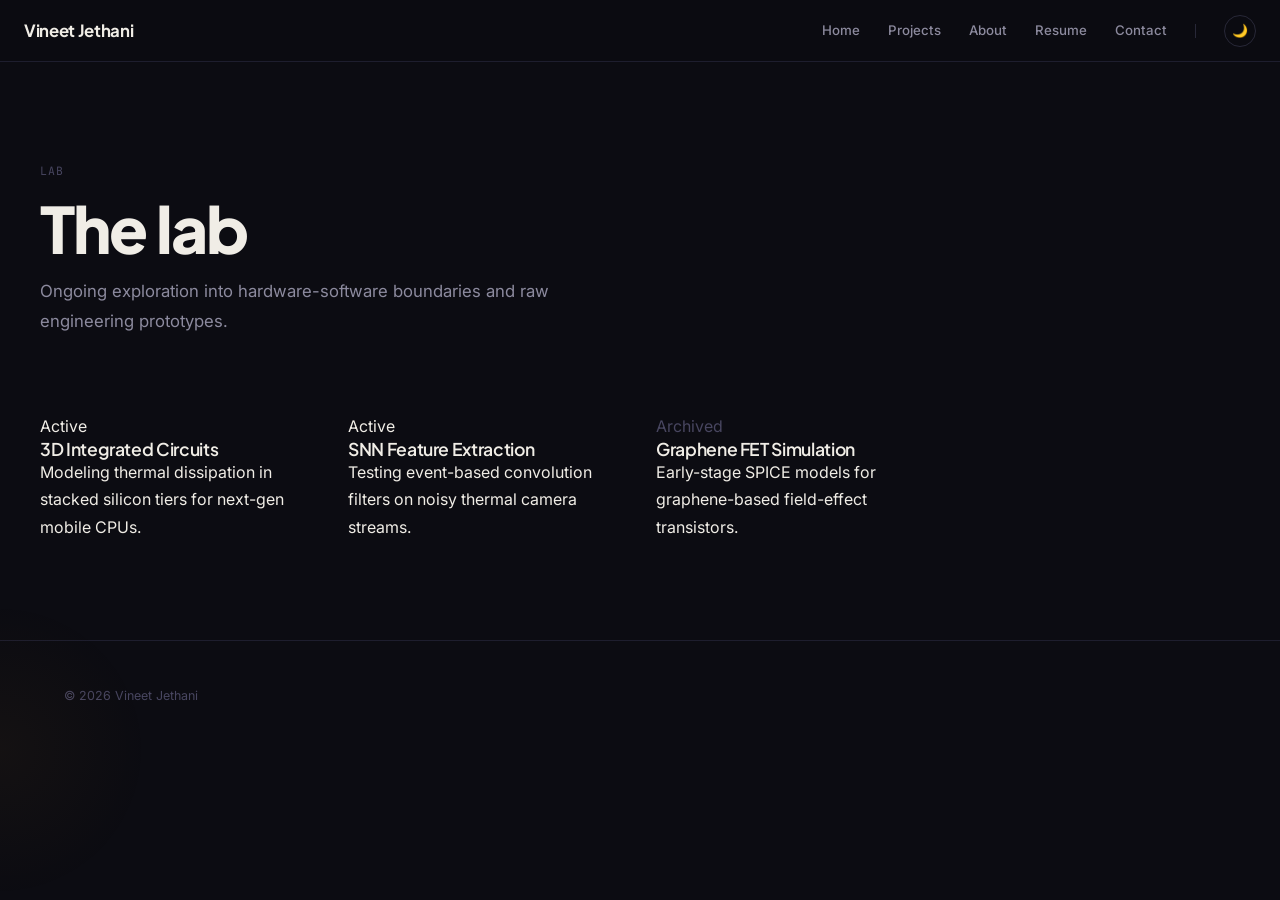
<file: lab_experiments.html>
<!DOCTYPE html>
<html lang="en">
<head>
    <meta charset="UTF-8">
    <meta name="viewport" content="width=device-width, initial-scale=1.0">
    <title>Lab — Vineet Jethani</title>
    <meta name="description" content="Ongoing experiments and prototypes — exploring hardware-software boundaries.">
    <link rel="stylesheet" href="index.css">
</head>
<body>

    <!-- Navigation -->
    <nav class="site-nav">
        <a href="index.html" class="nav-name">Vineet Jethani</a>
        <button class="nav-hamburger" aria-label="Menu"><span></span><span></span><span></span></button>
        <div class="nav-links">
            <a href="index.html">Home</a>
            <a href="projects.html">Projects</a>
            <a href="about.html">About</a>
            <a href="javascript:void(0)" onclick="openResume()">Resume</a>
            <a href="contact.html">Contact</a>
            <div class="nav-divider"></div>
            <button class="theme-toggle" id="theme-icon" onclick="toggleTheme()">🌙</button>
        </div>
    </nav>
    <div class="nav-overlay"></div>

    <div class="spacer-nav"></div>

    <main class="container page-section">

        <div class="page-header reveal">
            <span class="label">Lab</span>
            <h1>The lab</h1>
            <p>Ongoing exploration into hardware-software boundaries and raw engineering prototypes.</p>
        </div>

        <div class="grid grid-3 reveal-stagger" style="max-width: 900px;">

            <div class="lab-card reveal">
                <div class="lab-status">Active</div>
                <h4>3D Integrated Circuits</h4>
                <p>Modeling thermal dissipation in stacked silicon tiers for next-gen mobile CPUs.</p>
            </div>

            <div class="lab-card reveal">
                <div class="lab-status">Active</div>
                <h4>SNN Feature Extraction</h4>
                <p>Testing event-based convolution filters on noisy thermal camera streams.</p>
            </div>

            <div class="lab-card reveal">
                <div class="lab-status" style="color: var(--text-muted);">Archived</div>
                <h4>Graphene FET Simulation</h4>
                <p>Early-stage SPICE models for graphene-based field-effect transistors.</p>
            </div>

        </div>

    </main>

    <!-- Footer -->
    <footer class="site-footer">
        <div class="container">
            <p>© 2026 Vineet Jethani</p>
        </div>
    </footer>

    <!-- Back to Top -->
    <button id="back-to-top" title="Back to Top">↑</button>

    <!-- Resume Modal -->
    <div id="resume-modal" class="modal-overlay" onclick="closeResume()">
        <div class="modal-content" onclick="event.stopPropagation()">
            <div class="modal-header">
                <h2>Resume</h2>
                <button class="close-modal" onclick="closeResume()">&times;</button>
            </div>
            <div class="modal-body">
                <aside class="resume-sidebar">
                    <div class="metric-card">
                        <div class="metric-label">University</div>
                        <div class="metric-value">NIT Surat</div>
                    </div>
                    <div class="metric-card">
                        <div class="metric-label">GPA</div>
                        <div class="metric-value">8.27 CGPA</div>
                    </div>
                    <div class="metric-card">
                        <div class="metric-label">Focus Areas</div>
                        <div class="metric-value">VLSI, Hardware ML, Neuromorphic SNN</div>
                    </div>
                    <div style="flex-grow: 1;"></div>
                    <div style="display: flex; flex-direction: column; gap: 10px;">
                        <button class="resume-btn btn-primary-modal" onclick="window.open('Vineet_Jethani.pdf')">Download PDF</button>
                        <button class="resume-btn btn-outline" onclick="window.print()">Print</button>
                    </div>
                </aside>
                <section class="resume-viewer" id="resume-viewer">
                    <div class="resume-loader" id="resume-loader">
                        <div class="loader-ring"></div>
                        <div class="loader-text" id="loader-status">Loading...</div>
                    </div>
                    <iframe src="Vineet_Jethani.pdf"></iframe>
                </section>
            </div>
        </div>
    </div>

    <script src="script.js"></script>
</body>
</html>
</file>
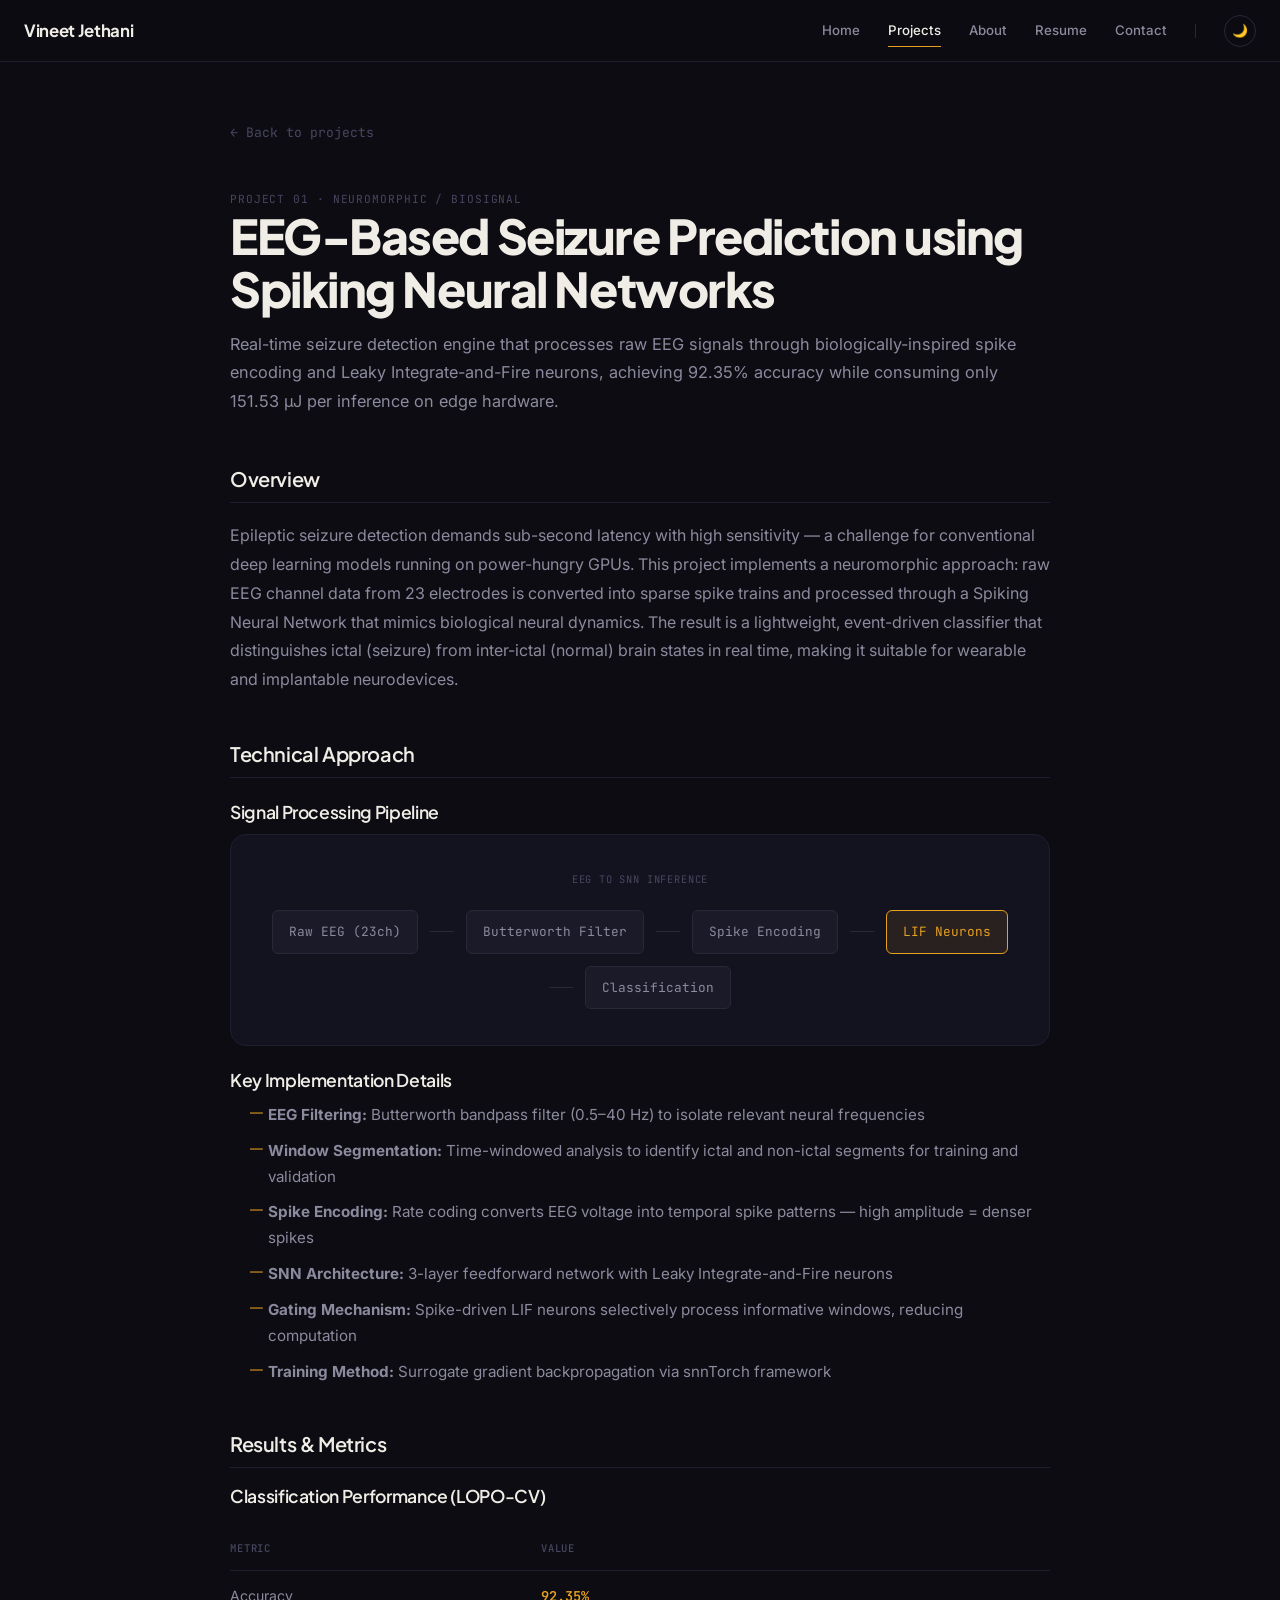
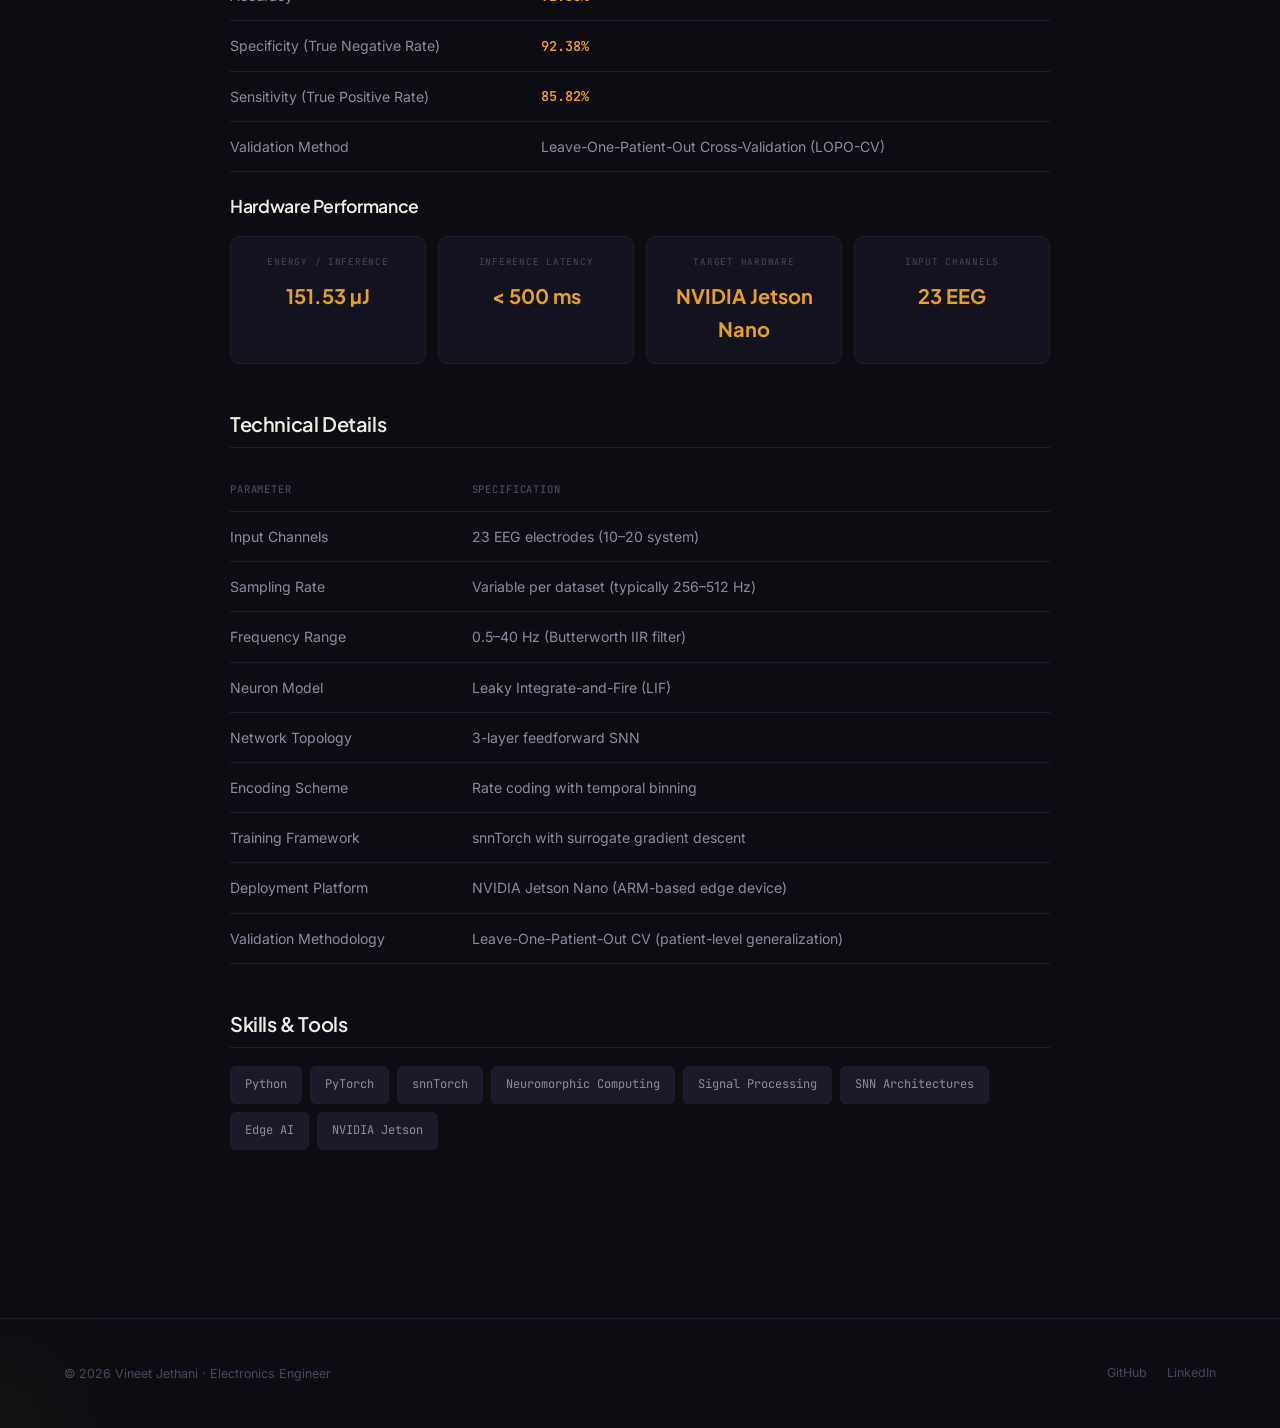
<file: project_1.html>
<!DOCTYPE html>
<html lang="en">
<head>
    <meta charset="UTF-8">
    <meta name="viewport" content="width=device-width, initial-scale=1.0">
    <title>EEG-Based Seizure Prediction using SNNs — Vineet Jethani</title>
    <meta name="description" content="Real-time seizure detection using Spiking Neural Networks, neuromorphic computing on NVIDIA Jetson Nano.">
    <link rel="stylesheet" href="index.css">
</head>
<body>

    <!-- Navigation -->
    <nav class="site-nav">
        <a href="index.html" class="nav-name">Vineet Jethani</a>
        <button class="nav-hamburger" aria-label="Menu"><span></span><span></span><span></span></button>
        <div class="nav-links">
            <a href="index.html">Home</a>
            <a href="projects.html" class="active">Projects</a>
            <a href="about.html">About</a>
            <a href="javascript:void(0)" onclick="openResume()">Resume</a>
            <a href="index.html#contact">Contact</a>
            <div class="nav-divider"></div>
            <button class="theme-toggle" id="theme-icon" onclick="toggleTheme()">🌙</button>
        </div>
    </nav>
    <div class="nav-overlay"></div>

    <main class="container">
        <div class="paper-content">

            <a href="projects.html" class="back-link reveal">← Back to projects</a>

            <header class="paper-header reveal">
                <span class="label" style="font-family: var(--font-mono); font-size: 0.7rem; color: var(--text-muted); text-transform: uppercase; letter-spacing: 0.08em;">Project 01 · Neuromorphic / BioSignal</span>
                <h1>EEG-Based Seizure Prediction using Spiking Neural Networks</h1>
                <p>Real-time seizure detection engine that processes raw EEG signals through biologically-inspired spike encoding and Leaky Integrate-and-Fire neurons, achieving 92.35% accuracy while consuming only 151.53 µJ per inference on edge hardware.</p>
            </header>

            <!-- Overview -->
            <section class="paper-section reveal">
                <h2>Overview</h2>
                <p>Epileptic seizure detection demands sub-second latency with high sensitivity — a challenge for conventional deep learning models running on power-hungry GPUs. This project implements a neuromorphic approach: raw EEG channel data from 23 electrodes is converted into sparse spike trains and processed through a Spiking Neural Network that mimics biological neural dynamics. The result is a lightweight, event-driven classifier that distinguishes ictal (seizure) from inter-ictal (normal) brain states in real time, making it suitable for wearable and implantable neurodevices.</p>
            </section>

            <!-- Technical Approach -->
            <section class="paper-section reveal">
                <h2>Technical Approach</h2>

                <h4 style="margin: 24px 0 12px;">Signal Processing Pipeline</h4>
                <div class="diagram-box">
                    <div class="diagram-label">EEG to SNN Inference</div>
                    <div class="diagram-flow">
                        <div class="diagram-node">Raw EEG (23ch)</div>
                        <div class="diagram-connector"></div>
                        <div class="diagram-node">Butterworth Filter</div>
                        <div class="diagram-connector"></div>
                        <div class="diagram-node">Spike Encoding</div>
                        <div class="diagram-connector"></div>
                        <div class="diagram-node active">LIF Neurons</div>
                        <div class="diagram-connector"></div>
                        <div class="diagram-node">Classification</div>
                    </div>
                </div>

                <h4 style="margin: 24px 0 12px;">Key Implementation Details</h4>
                <ul style="margin-left: 20px; color: var(--text-secondary); line-height: 1.8;">
                    <li><strong>EEG Filtering:</strong> Butterworth bandpass filter (0.5–40 Hz) to isolate relevant neural frequencies</li>
                    <li><strong>Window Segmentation:</strong> Time-windowed analysis to identify ictal and non-ictal segments for training and validation</li>
                    <li><strong>Spike Encoding:</strong> Rate coding converts EEG voltage into temporal spike patterns — high amplitude = denser spikes</li>
                    <li><strong>SNN Architecture:</strong> 3-layer feedforward network with Leaky Integrate-and-Fire neurons</li>
                    <li><strong>Gating Mechanism:</strong> Spike-driven LIF neurons selectively process informative windows, reducing computation</li>
                    <li><strong>Training Method:</strong> Surrogate gradient backpropagation via snnTorch framework</li>
                </ul>
            </section>

            <!-- Results & Metrics -->
            <section class="paper-section reveal">
                <h2>Results & Metrics</h2>

                <h4 style="margin: 16px 0 12px;">Classification Performance (LOPO-CV)</h4>
                <table class="data-table">
                    <tr>
                        <th>Metric</th>
                        <th>Value</th>
                    </tr>
                    <tr>
                        <td>Accuracy</td>
                        <td class="highlight">92.35%</td>
                    </tr>
                    <tr>
                        <td>Specificity (True Negative Rate)</td>
                        <td class="highlight">92.38%</td>
                    </tr>
                    <tr>
                        <td>Sensitivity (True Positive Rate)</td>
                        <td class="highlight">85.82%</td>
                    </tr>
                    <tr>
                        <td>Validation Method</td>
                        <td>Leave-One-Patient-Out Cross-Validation (LOPO-CV)</td>
                    </tr>
                </table>

                <h4 style="margin: 24px 0 12px;">Hardware Performance</h4>
                <div class="result-cards">
                    <div class="result-card">
                        <div class="label">Energy / Inference</div>
                        <div class="value">151.53 µJ</div>
                    </div>
                    <div class="result-card">
                        <div class="label">Inference Latency</div>
                        <div class="value">&lt; 500 ms</div>
                    </div>
                    <div class="result-card">
                        <div class="label">Target Hardware</div>
                        <div class="value">NVIDIA Jetson Nano</div>
                    </div>
                    <div class="result-card">
                        <div class="label">Input Channels</div>
                        <div class="value">23 EEG</div>
                    </div>
                </div>
            </section>

            <!-- Technical Details -->
            <section class="paper-section reveal">
                <h2>Technical Details</h2>
                <table class="data-table">
                    <tr>
                        <th>Parameter</th>
                        <th>Specification</th>
                    </tr>
                    <tr>
                        <td>Input Channels</td>
                        <td>23 EEG electrodes (10–20 system)</td>
                    </tr>
                    <tr>
                        <td>Sampling Rate</td>
                        <td>Variable per dataset (typically 256–512 Hz)</td>
                    </tr>
                    <tr>
                        <td>Frequency Range</td>
                        <td>0.5–40 Hz (Butterworth IIR filter)</td>
                    </tr>
                    <tr>
                        <td>Neuron Model</td>
                        <td>Leaky Integrate-and-Fire (LIF)</td>
                    </tr>
                    <tr>
                        <td>Network Topology</td>
                        <td>3-layer feedforward SNN</td>
                    </tr>
                    <tr>
                        <td>Encoding Scheme</td>
                        <td>Rate coding with temporal binning</td>
                    </tr>
                    <tr>
                        <td>Training Framework</td>
                        <td>snnTorch with surrogate gradient descent</td>
                    </tr>
                    <tr>
                        <td>Deployment Platform</td>
                        <td>NVIDIA Jetson Nano (ARM-based edge device)</td>
                    </tr>
                    <tr>
                        <td>Validation Methodology</td>
                        <td>Leave-One-Patient-Out CV (patient-level generalization)</td>
                    </tr>
                </table>
            </section>

            <!-- Skills & Tools -->
            <section class="paper-section reveal">
                <h2>Skills & Tools</h2>
                <div class="skill-tags">
                    <span class="skill-tag">Python</span>
                    <span class="skill-tag">PyTorch</span>
                    <span class="skill-tag">snnTorch</span>
                    <span class="skill-tag">Neuromorphic Computing</span>
                    <span class="skill-tag">Signal Processing</span>
                    <span class="skill-tag">SNN Architectures</span>
                    <span class="skill-tag">Edge AI</span>
                    <span class="skill-tag">NVIDIA Jetson</span>
                </div>
            </section>

        </div>
    </main>

    <footer class="site-footer">
        <div class="container">
            <div class="footer-inner">
                <p>© 2026 Vineet Jethani · Electronics Engineer</p>
                <div class="footer-links">
                    <a href="https://github.com/vineet-hub7" target="_blank">GitHub</a>
                    <a href="https://www.linkedin.com/in/heyvineet" target="_blank">LinkedIn</a>
                </div>
            </div>
        </div>
    </footer>

    <!-- Back to Top -->
    <button id="back-to-top" title="Back to Top">↑</button>

    <!-- Resume Modal -->
    <div id="resume-modal" class="modal-overlay" onclick="closeResume()">
        <div class="modal-content" onclick="event.stopPropagation()">
            <div class="modal-header">
                <h2>Resume</h2>
                <button class="close-modal" onclick="closeResume()">&times;</button>
            </div>
            <div class="modal-body">
                <aside class="resume-sidebar">
                    <div class="metric-card">
                        <div class="metric-label">University</div>
                        <div class="metric-value">NIT Surat</div>
                    </div>
                    <div class="metric-card">
                        <div class="metric-label">CGPA</div>
                        <div class="metric-value">8.27</div>
                    </div>
                    <div class="metric-card">
                        <div class="metric-label">Graduation</div>
                        <div class="metric-value">July 2027</div>
                    </div>

                    <div style="flex-grow: 1;"></div>

                    <div style="display: flex; flex-direction: column; gap: 10px;">
                        <button class="resume-btn btn-primary-modal" onclick="window.open('Vineet_Jethani.pdf')">
                            Download PDF
                        </button>
                        <button class="resume-btn btn-outline" onclick="window.print()">
                            Print
                        </button>
                    </div>
                </aside>

                <section class="resume-viewer" id="resume-viewer">
                    <div class="resume-loader" id="resume-loader">
                        <div class="loader-ring"></div>
                        <div class="loader-text">Loading...</div>
                    </div>
                    <iframe src="Vineet_Jethani.pdf"></iframe>
                </section>
            </div>
        </div>
    </div>

    <script src="script.js"></script>
</body>
</html>
</file>
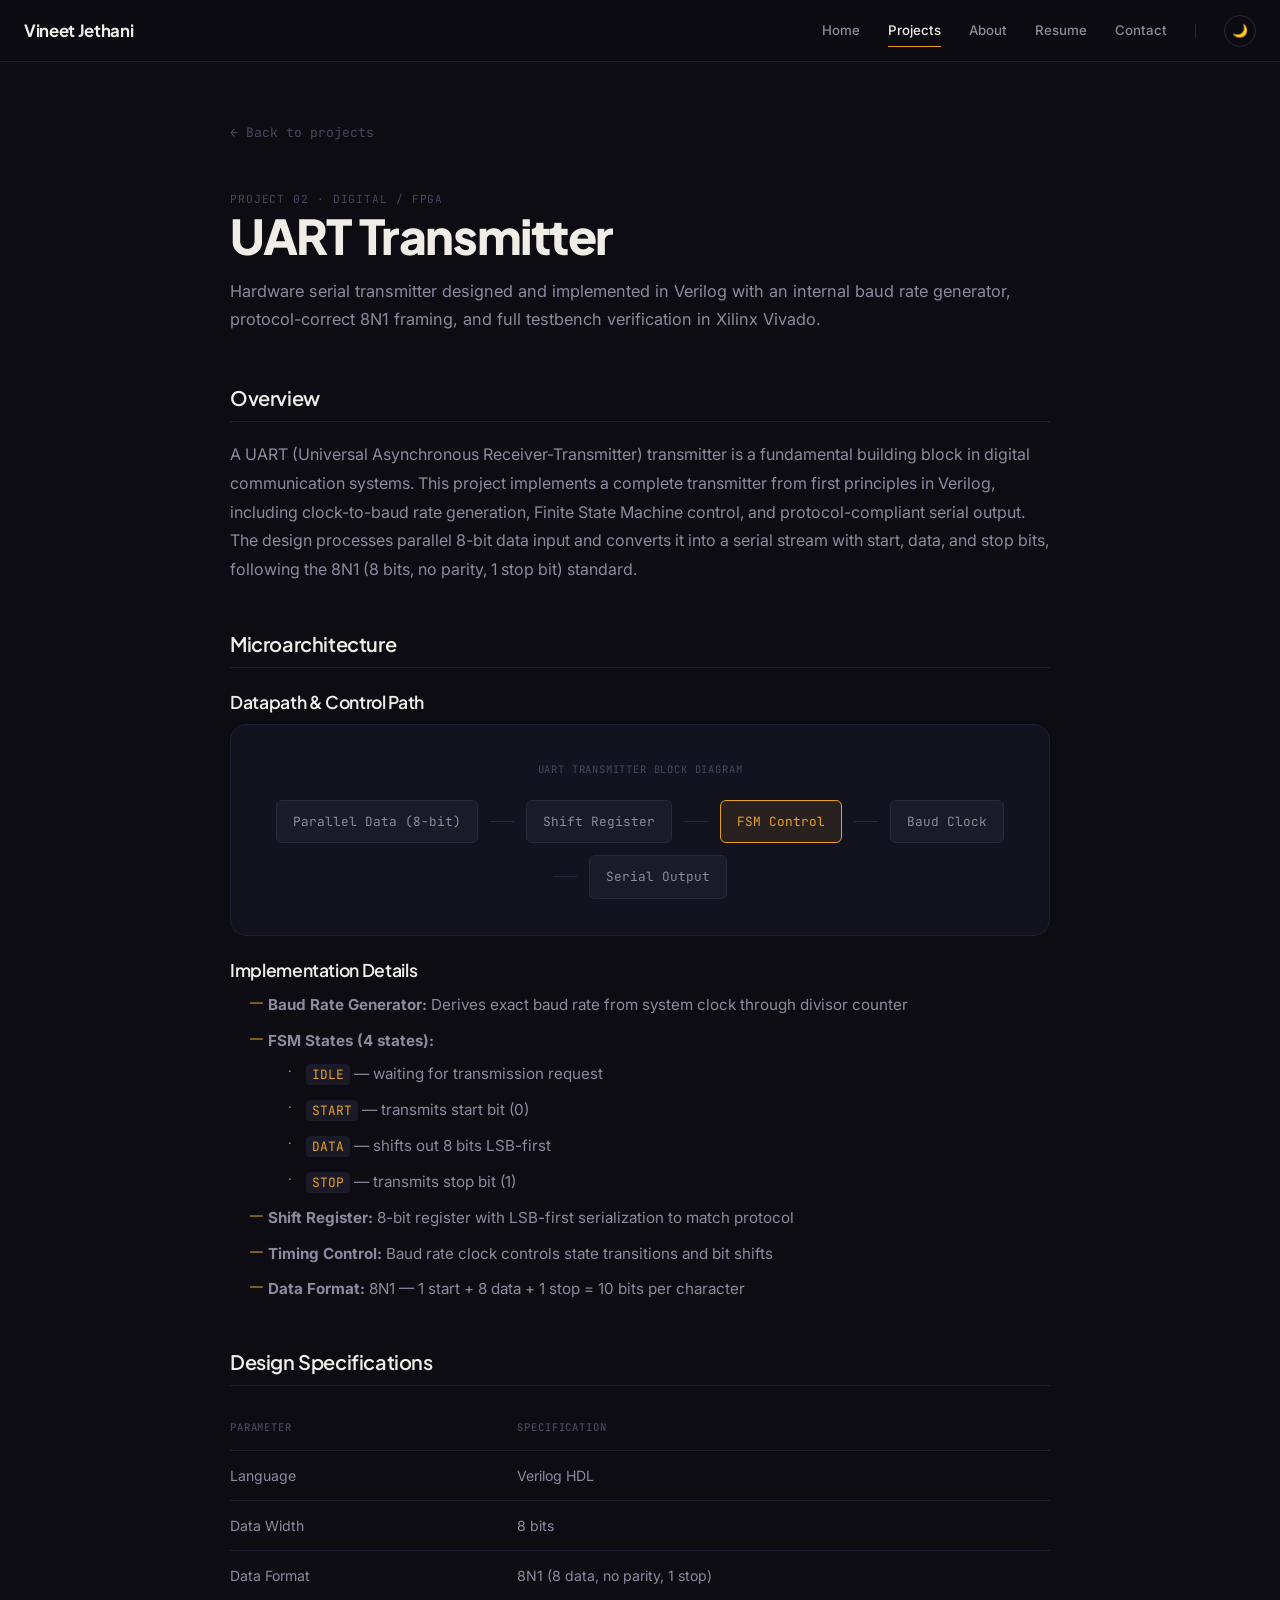
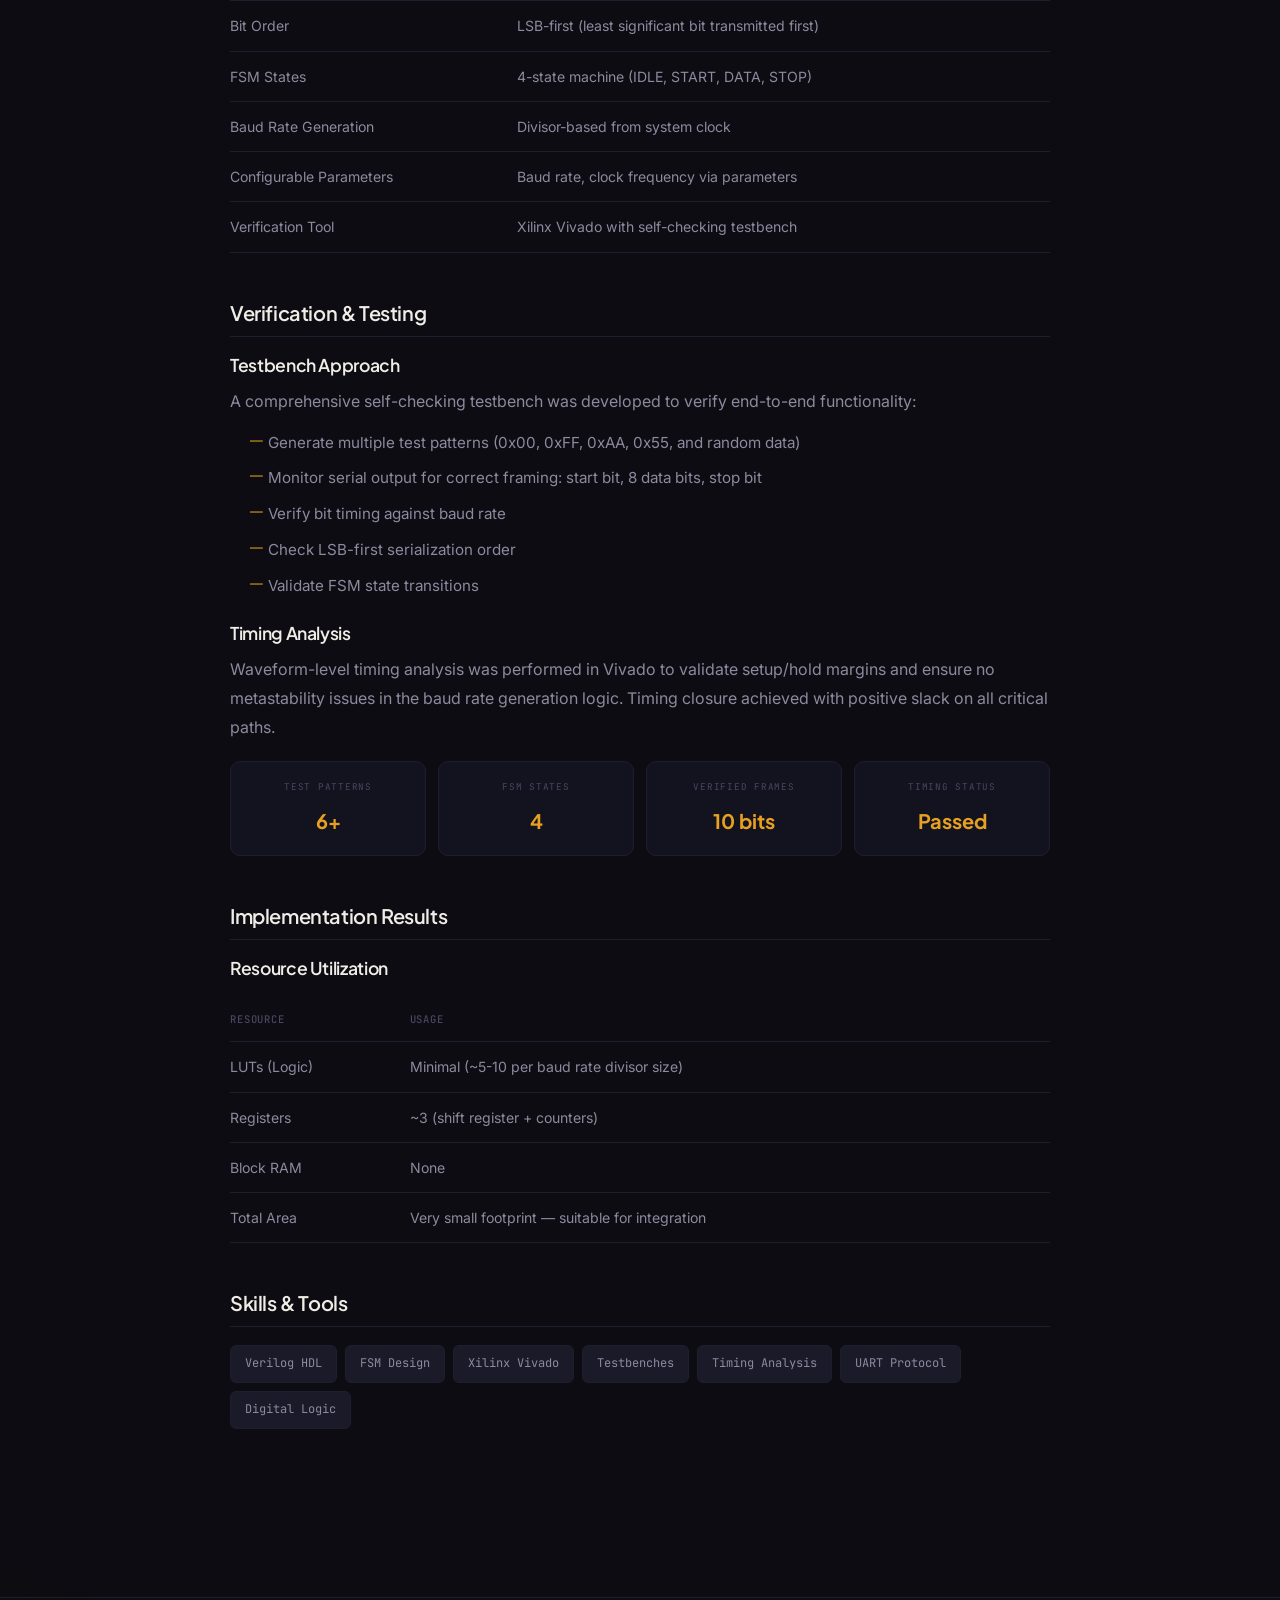
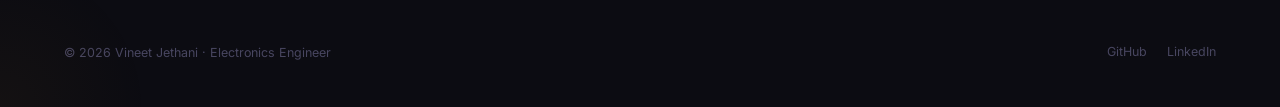
<file: project_2.html>
<!DOCTYPE html>
<html lang="en">
<head>
    <meta charset="UTF-8">
    <meta name="viewport" content="width=device-width, initial-scale=1.0">
    <title>UART Transmitter — Vineet Jethani</title>
    <meta name="description" content="UART transmitter design in Verilog with FSM control, baud rate generator, and protocol verification in Xilinx Vivado.">
    <link rel="stylesheet" href="index.css">
</head>
<body>

    <!-- Navigation -->
    <nav class="site-nav">
        <a href="index.html" class="nav-name">Vineet Jethani</a>
        <button class="nav-hamburger" aria-label="Menu"><span></span><span></span><span></span></button>
        <div class="nav-links">
            <a href="index.html">Home</a>
            <a href="projects.html" class="active">Projects</a>
            <a href="about.html">About</a>
            <a href="javascript:void(0)" onclick="openResume()">Resume</a>
            <a href="index.html#contact">Contact</a>
            <div class="nav-divider"></div>
            <button class="theme-toggle" id="theme-icon" onclick="toggleTheme()">🌙</button>
        </div>
    </nav>
    <div class="nav-overlay"></div>

    <main class="container">
        <div class="paper-content">

            <a href="projects.html" class="back-link reveal">← Back to projects</a>

            <header class="paper-header reveal">
                <span class="label" style="font-family: var(--font-mono); font-size: 0.7rem; color: var(--text-muted); text-transform: uppercase; letter-spacing: 0.08em;">Project 02 · Digital / FPGA</span>
                <h1>UART Transmitter</h1>
                <p>Hardware serial transmitter designed and implemented in Verilog with an internal baud rate generator, protocol-correct 8N1 framing, and full testbench verification in Xilinx Vivado.</p>
            </header>

            <!-- Overview -->
            <section class="paper-section reveal">
                <h2>Overview</h2>
                <p>A UART (Universal Asynchronous Receiver-Transmitter) transmitter is a fundamental building block in digital communication systems. This project implements a complete transmitter from first principles in Verilog, including clock-to-baud rate generation, Finite State Machine control, and protocol-compliant serial output. The design processes parallel 8-bit data input and converts it into a serial stream with start, data, and stop bits, following the 8N1 (8 bits, no parity, 1 stop bit) standard.</p>
            </section>

            <!-- Architecture -->
            <section class="paper-section reveal">
                <h2>Microarchitecture</h2>

                <h4 style="margin: 24px 0 12px;">Datapath & Control Path</h4>
                <div class="diagram-box">
                    <div class="diagram-label">UART Transmitter Block Diagram</div>
                    <div class="diagram-flow">
                        <div class="diagram-node">Parallel Data (8-bit)</div>
                        <div class="diagram-connector"></div>
                        <div class="diagram-node">Shift Register</div>
                        <div class="diagram-connector"></div>
                        <div class="diagram-node active">FSM Control</div>
                        <div class="diagram-connector"></div>
                        <div class="diagram-node">Baud Clock</div>
                        <div class="diagram-connector"></div>
                        <div class="diagram-node">Serial Output</div>
                    </div>
                </div>

                <h4 style="margin: 24px 0 12px;">Implementation Details</h4>
                <ul style="margin-left: 20px; color: var(--text-secondary); line-height: 1.8;">
                    <li><strong>Baud Rate Generator:</strong> Derives exact baud rate from system clock through divisor counter</li>
                    <li><strong>FSM States (4 states):</strong>
                        <ul style="margin-left: 20px; margin-top: 8px;">
                            <li><code>IDLE</code> — waiting for transmission request</li>
                            <li><code>START</code> — transmits start bit (0)</li>
                            <li><code>DATA</code> — shifts out 8 bits LSB-first</li>
                            <li><code>STOP</code> — transmits stop bit (1)</li>
                        </ul>
                    </li>
                    <li><strong>Shift Register:</strong> 8-bit register with LSB-first serialization to match protocol</li>
                    <li><strong>Timing Control:</strong> Baud rate clock controls state transitions and bit shifts</li>
                    <li><strong>Data Format:</strong> 8N1 — 1 start + 8 data + 1 stop = 10 bits per character</li>
                </ul>
            </section>

            <!-- Design Specifications -->
            <section class="paper-section reveal">
                <h2>Design Specifications</h2>
                <table class="data-table">
                    <tr>
                        <th>Parameter</th>
                        <th>Specification</th>
                    </tr>
                    <tr>
                        <td>Language</td>
                        <td>Verilog HDL</td>
                    </tr>
                    <tr>
                        <td>Data Width</td>
                        <td>8 bits</td>
                    </tr>
                    <tr>
                        <td>Data Format</td>
                        <td>8N1 (8 data, no parity, 1 stop)</td>
                    </tr>
                    <tr>
                        <td>Bit Order</td>
                        <td>LSB-first (least significant bit transmitted first)</td>
                    </tr>
                    <tr>
                        <td>FSM States</td>
                        <td>4-state machine (IDLE, START, DATA, STOP)</td>
                    </tr>
                    <tr>
                        <td>Baud Rate Generation</td>
                        <td>Divisor-based from system clock</td>
                    </tr>
                    <tr>
                        <td>Configurable Parameters</td>
                        <td>Baud rate, clock frequency via parameters</td>
                    </tr>
                    <tr>
                        <td>Verification Tool</td>
                        <td>Xilinx Vivado with self-checking testbench</td>
                    </tr>
                </table>
            </section>

            <!-- Verification -->
            <section class="paper-section reveal">
                <h2>Verification & Testing</h2>

                <h4 style="margin: 16px 0 12px;">Testbench Approach</h4>
                <p>A comprehensive self-checking testbench was developed to verify end-to-end functionality:</p>
                <ul style="margin-left: 20px; color: var(--text-secondary); line-height: 1.8; margin-top: 12px;">
                    <li>Generate multiple test patterns (0x00, 0xFF, 0xAA, 0x55, and random data)</li>
                    <li>Monitor serial output for correct framing: start bit, 8 data bits, stop bit</li>
                    <li>Verify bit timing against baud rate</li>
                    <li>Check LSB-first serialization order</li>
                    <li>Validate FSM state transitions</li>
                </ul>

                <h4 style="margin: 24px 0 12px;">Timing Analysis</h4>
                <p style="color: var(--text-secondary);">Waveform-level timing analysis was performed in Vivado to validate setup/hold margins and ensure no metastability issues in the baud rate generation logic. Timing closure achieved with positive slack on all critical paths.</p>

                <div class="result-cards">
                    <div class="result-card">
                        <div class="label">Test Patterns</div>
                        <div class="value">6+</div>
                    </div>
                    <div class="result-card">
                        <div class="label">FSM States</div>
                        <div class="value">4</div>
                    </div>
                    <div class="result-card">
                        <div class="label">Verified Frames</div>
                        <div class="value">10 bits</div>
                    </div>
                    <div class="result-card">
                        <div class="label">Timing Status</div>
                        <div class="value">Passed</div>
                    </div>
                </div>
            </section>

            <!-- Implementation Results -->
            <section class="paper-section reveal">
                <h2>Implementation Results</h2>

                <h4 style="margin: 16px 0 12px;">Resource Utilization</h4>
                <table class="data-table">
                    <tr>
                        <th>Resource</th>
                        <th>Usage</th>
                    </tr>
                    <tr>
                        <td>LUTs (Logic)</td>
                        <td>Minimal (~5-10 per baud rate divisor size)</td>
                    </tr>
                    <tr>
                        <td>Registers</td>
                        <td>~3 (shift register + counters)</td>
                    </tr>
                    <tr>
                        <td>Block RAM</td>
                        <td>None</td>
                    </tr>
                    <tr>
                        <td>Total Area</td>
                        <td>Very small footprint — suitable for integration</td>
                    </tr>
                </table>
            </section>

            <!-- Skills & Tools -->
            <section class="paper-section reveal">
                <h2>Skills & Tools</h2>
                <div class="skill-tags">
                    <span class="skill-tag">Verilog HDL</span>
                    <span class="skill-tag">FSM Design</span>
                    <span class="skill-tag">Xilinx Vivado</span>
                    <span class="skill-tag">Testbenches</span>
                    <span class="skill-tag">Timing Analysis</span>
                    <span class="skill-tag">UART Protocol</span>
                    <span class="skill-tag">Digital Logic</span>
                    <span class="skill-tag">FPGA Implementation</span>
                </div>
            </section>

        </div>
    </main>

    <footer class="site-footer">
        <div class="container">
            <div class="footer-inner">
                <p>© 2026 Vineet Jethani · Electronics Engineer</p>
                <div class="footer-links">
                    <a href="https://github.com/vineet-hub7" target="_blank">GitHub</a>
                    <a href="https://www.linkedin.com/in/heyvineet" target="_blank">LinkedIn</a>
                </div>
            </div>
        </div>
    </footer>

    <!-- Back to Top -->
    <button id="back-to-top" title="Back to Top">↑</button>

    <!-- Resume Modal -->
    <div id="resume-modal" class="modal-overlay" onclick="closeResume()">
        <div class="modal-content" onclick="event.stopPropagation()">
            <div class="modal-header">
                <h2>Resume</h2>
                <button class="close-modal" onclick="closeResume()">&times;</button>
            </div>
            <div class="modal-body">
                <aside class="resume-sidebar">
                    <div class="metric-card">
                        <div class="metric-label">University</div>
                        <div class="metric-value">NIT Surat</div>
                    </div>
                    <div class="metric-card">
                        <div class="metric-label">CGPA</div>
                        <div class="metric-value">8.27</div>
                    </div>
                    <div class="metric-card">
                        <div class="metric-label">Graduation</div>
                        <div class="metric-value">July 2027</div>
                    </div>

                    <div style="flex-grow: 1;"></div>

                    <div style="display: flex; flex-direction: column; gap: 10px;">
                        <button class="resume-btn btn-primary-modal" onclick="window.open('Vineet_Jethani.pdf')">
                            Download PDF
                        </button>
                        <button class="resume-btn btn-outline" onclick="window.print()">
                            Print
                        </button>
                    </div>
                </aside>

                <section class="resume-viewer" id="resume-viewer">
                    <div class="resume-loader" id="resume-loader">
                        <div class="loader-ring"></div>
                        <div class="loader-text">Loading...</div>
                    </div>
                    <iframe src="Vineet_Jethani.pdf"></iframe>
                </section>
            </div>
        </div>
    </div>

    <script src="script.js"></script>
</body>
</html>
</file>
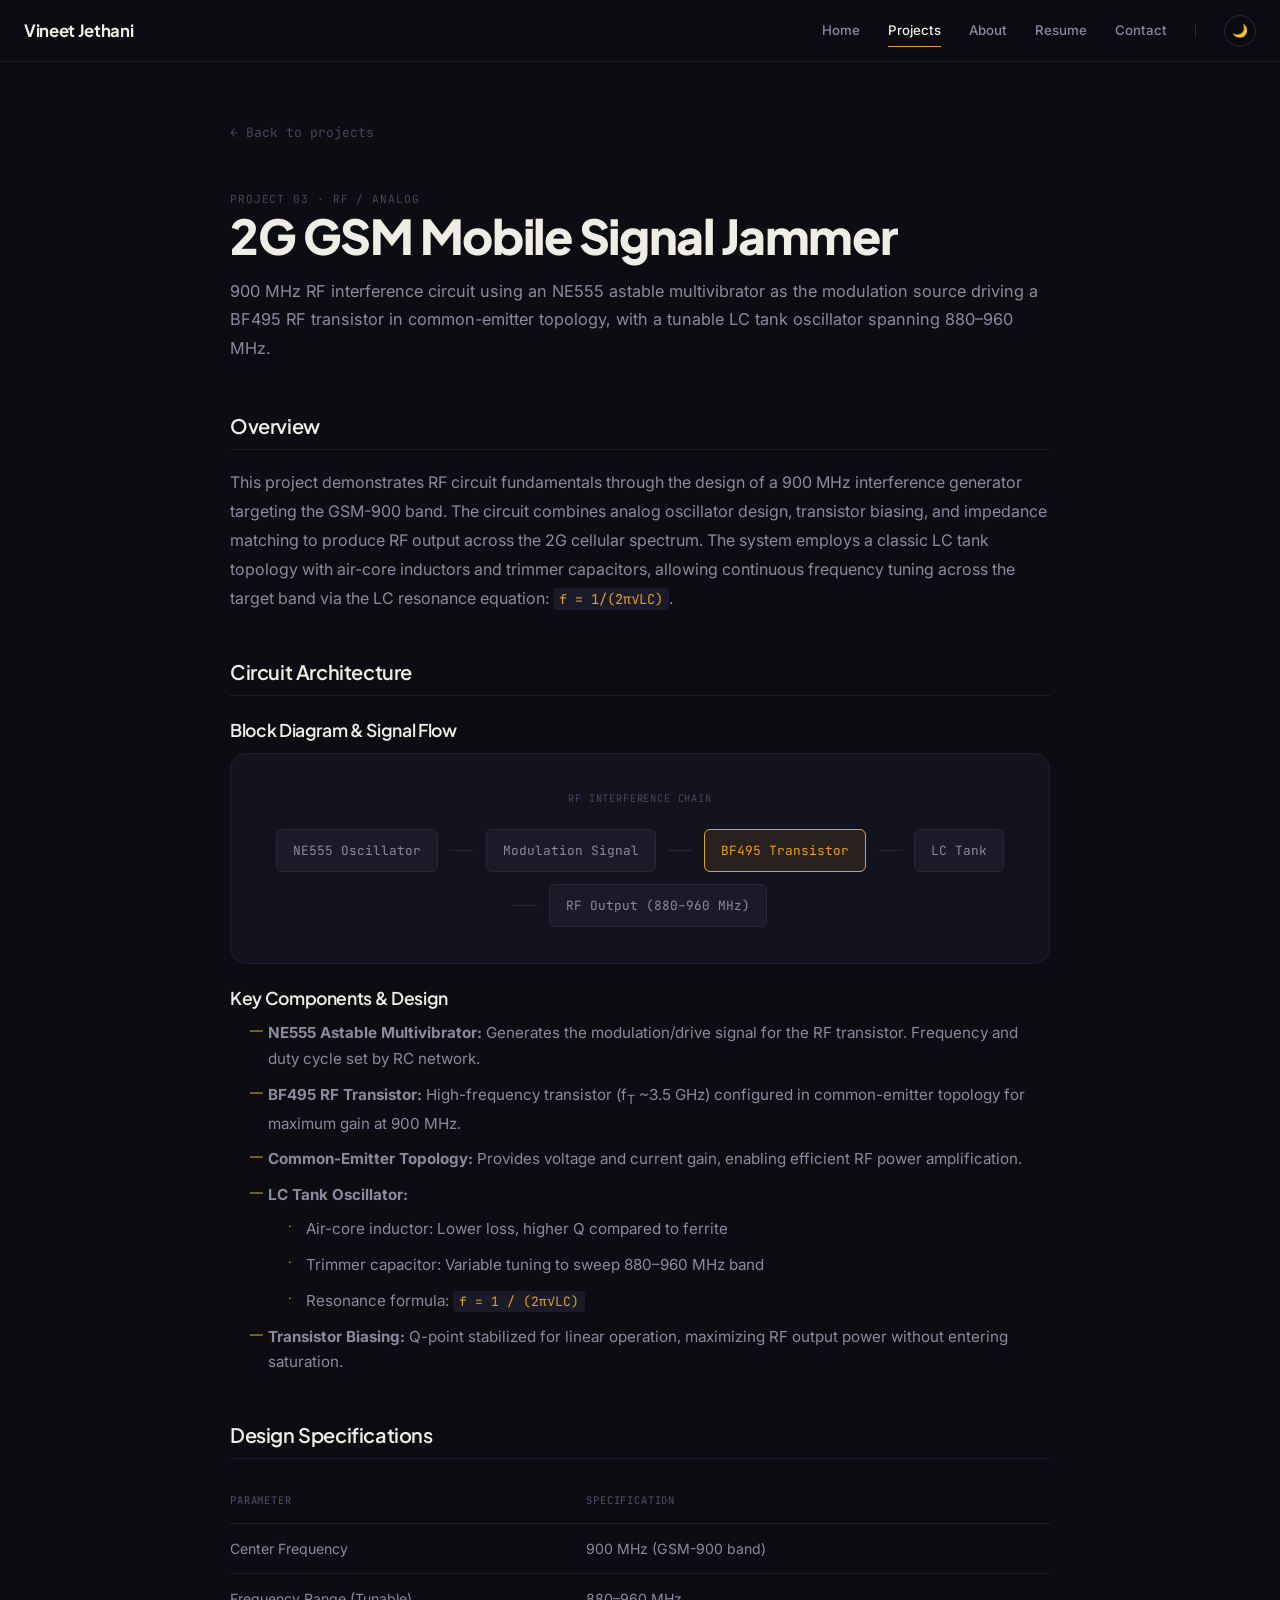
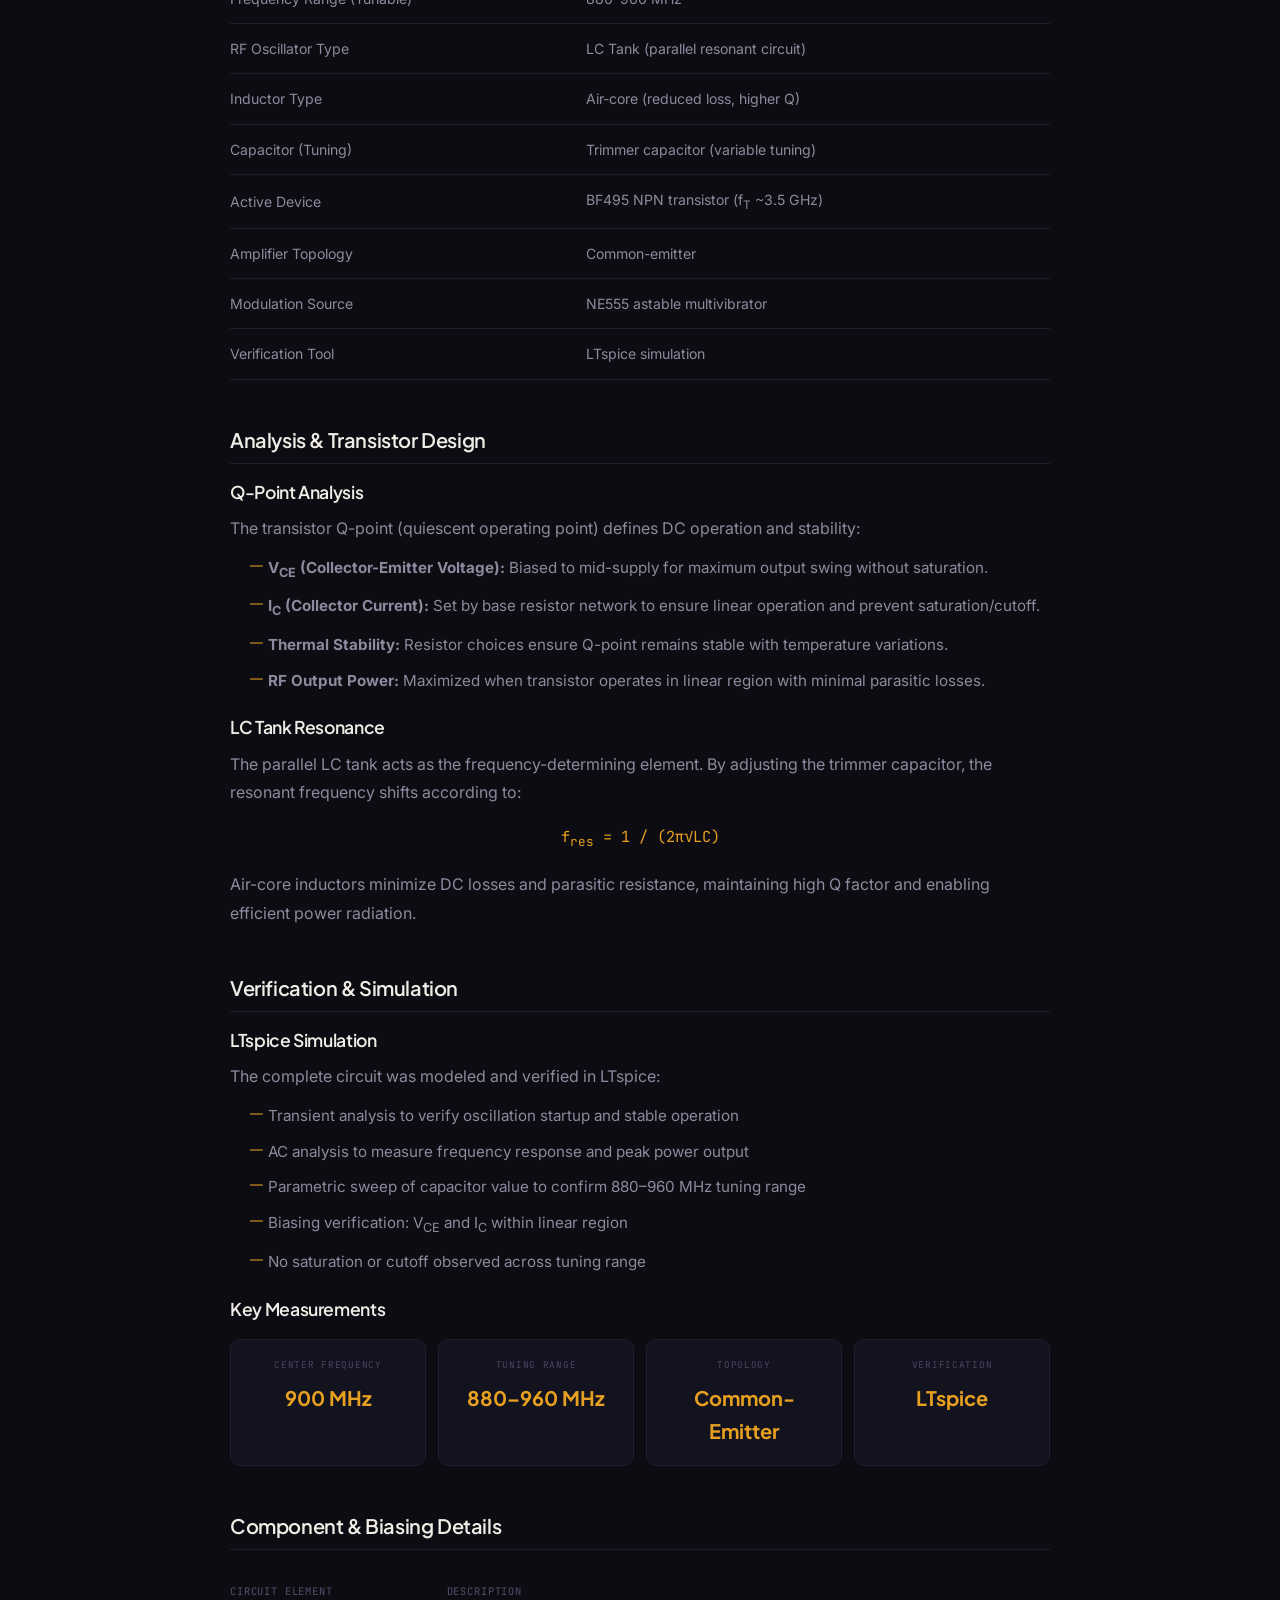
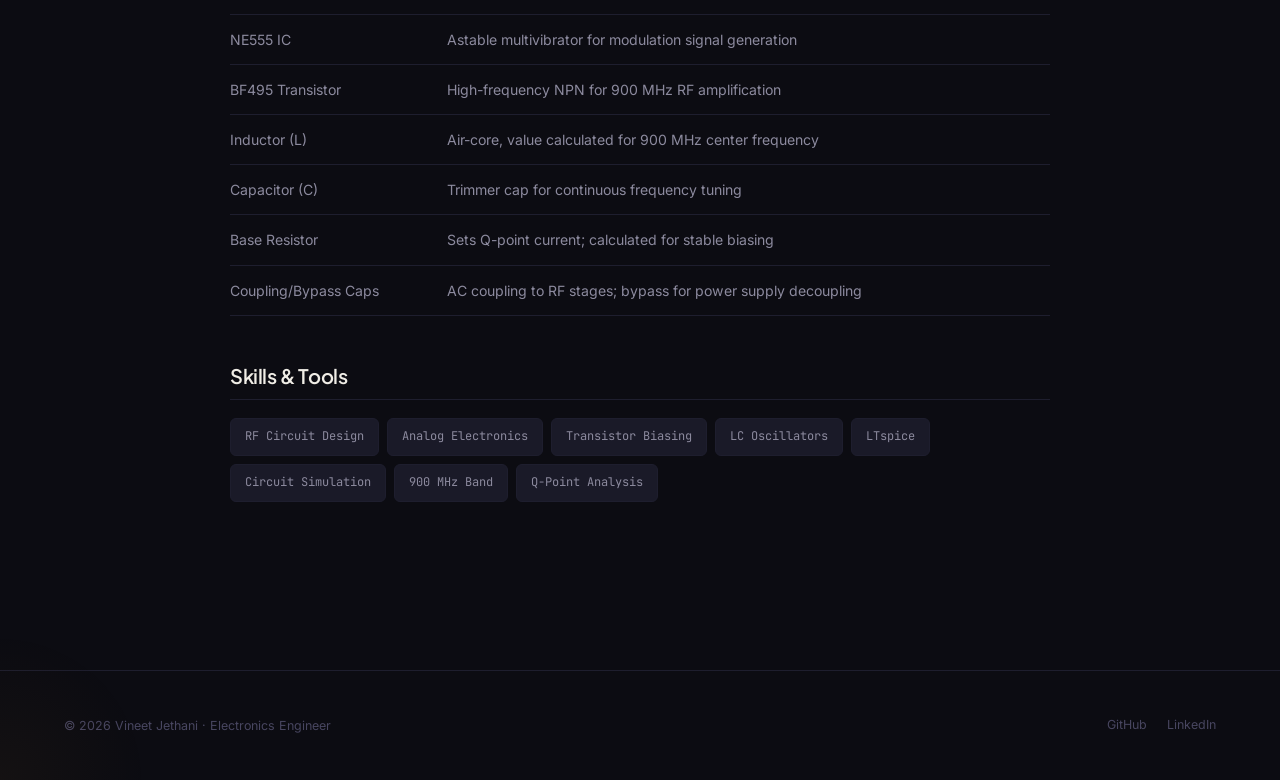
<file: project_3.html>
<!DOCTYPE html>
<html lang="en">
<head>
    <meta charset="UTF-8">
    <meta name="viewport" content="width=device-width, initial-scale=1.0">
    <title>2G GSM Mobile Signal Jammer — Vineet Jethani</title>
    <meta name="description" content="900 MHz RF interference circuit using NE555 oscillator and BF495 transistor with LC tank tuning. Analog circuit design and RF verification.">
    <link rel="stylesheet" href="index.css">
</head>
<body>

    <!-- Navigation -->
    <nav class="site-nav">
        <a href="index.html" class="nav-name">Vineet Jethani</a>
        <button class="nav-hamburger" aria-label="Menu"><span></span><span></span><span></span></button>
        <div class="nav-links">
            <a href="index.html">Home</a>
            <a href="projects.html" class="active">Projects</a>
            <a href="about.html">About</a>
            <a href="javascript:void(0)" onclick="openResume()">Resume</a>
            <a href="index.html#contact">Contact</a>
            <div class="nav-divider"></div>
            <button class="theme-toggle" id="theme-icon" onclick="toggleTheme()">🌙</button>
        </div>
    </nav>
    <div class="nav-overlay"></div>

    <main class="container">
        <div class="paper-content">

            <a href="projects.html" class="back-link reveal">← Back to projects</a>

            <header class="paper-header reveal">
                <span class="label" style="font-family: var(--font-mono); font-size: 0.7rem; color: var(--text-muted); text-transform: uppercase; letter-spacing: 0.08em;">Project 03 · RF / Analog</span>
                <h1>2G GSM Mobile Signal Jammer</h1>
                <p>900 MHz RF interference circuit using an NE555 astable multivibrator as the modulation source driving a BF495 RF transistor in common-emitter topology, with a tunable LC tank oscillator spanning 880–960 MHz.</p>
            </header>

            <!-- Overview -->
            <section class="paper-section reveal">
                <h2>Overview</h2>
                <p>This project demonstrates RF circuit fundamentals through the design of a 900 MHz interference generator targeting the GSM-900 band. The circuit combines analog oscillator design, transistor biasing, and impedance matching to produce RF output across the 2G cellular spectrum. The system employs a classic LC tank topology with air-core inductors and trimmer capacitors, allowing continuous frequency tuning across the target band via the LC resonance equation: <code>f = 1/(2π√LC)</code>.</p>
            </section>

            <!-- Circuit Architecture -->
            <section class="paper-section reveal">
                <h2>Circuit Architecture</h2>

                <h4 style="margin: 24px 0 12px;">Block Diagram & Signal Flow</h4>
                <div class="diagram-box">
                    <div class="diagram-label">RF Interference Chain</div>
                    <div class="diagram-flow">
                        <div class="diagram-node">NE555 Oscillator</div>
                        <div class="diagram-connector"></div>
                        <div class="diagram-node">Modulation Signal</div>
                        <div class="diagram-connector"></div>
                        <div class="diagram-node active">BF495 Transistor</div>
                        <div class="diagram-connector"></div>
                        <div class="diagram-node">LC Tank</div>
                        <div class="diagram-connector"></div>
                        <div class="diagram-node">RF Output (880–960 MHz)</div>
                    </div>
                </div>

                <h4 style="margin: 24px 0 12px;">Key Components & Design</h4>
                <ul style="margin-left: 20px; color: var(--text-secondary); line-height: 1.8;">
                    <li><strong>NE555 Astable Multivibrator:</strong> Generates the modulation/drive signal for the RF transistor. Frequency and duty cycle set by RC network.</li>
                    <li><strong>BF495 RF Transistor:</strong> High-frequency transistor (f<sub>T</sub> ~3.5 GHz) configured in common-emitter topology for maximum gain at 900 MHz.</li>
                    <li><strong>Common-Emitter Topology:</strong> Provides voltage and current gain, enabling efficient RF power amplification.</li>
                    <li><strong>LC Tank Oscillator:</strong>
                        <ul style="margin-left: 20px; margin-top: 8px;">
                            <li>Air-core inductor: Lower loss, higher Q compared to ferrite</li>
                            <li>Trimmer capacitor: Variable tuning to sweep 880–960 MHz band</li>
                            <li>Resonance formula: <code>f = 1 / (2π√LC)</code></li>
                        </ul>
                    </li>
                    <li><strong>Transistor Biasing:</strong> Q-point stabilized for linear operation, maximizing RF output power without entering saturation.</li>
                </ul>
            </section>

            <!-- Design Specifications -->
            <section class="paper-section reveal">
                <h2>Design Specifications</h2>
                <table class="data-table">
                    <tr>
                        <th>Parameter</th>
                        <th>Specification</th>
                    </tr>
                    <tr>
                        <td>Center Frequency</td>
                        <td>900 MHz (GSM-900 band)</td>
                    </tr>
                    <tr>
                        <td>Frequency Range (Tunable)</td>
                        <td>880–960 MHz</td>
                    </tr>
                    <tr>
                        <td>RF Oscillator Type</td>
                        <td>LC Tank (parallel resonant circuit)</td>
                    </tr>
                    <tr>
                        <td>Inductor Type</td>
                        <td>Air-core (reduced loss, higher Q)</td>
                    </tr>
                    <tr>
                        <td>Capacitor (Tuning)</td>
                        <td>Trimmer capacitor (variable tuning)</td>
                    </tr>
                    <tr>
                        <td>Active Device</td>
                        <td>BF495 NPN transistor (f<sub>T</sub> ~3.5 GHz)</td>
                    </tr>
                    <tr>
                        <td>Amplifier Topology</td>
                        <td>Common-emitter</td>
                    </tr>
                    <tr>
                        <td>Modulation Source</td>
                        <td>NE555 astable multivibrator</td>
                    </tr>
                    <tr>
                        <td>Verification Tool</td>
                        <td>LTspice simulation</td>
                    </tr>
                </table>
            </section>

            <!-- Analysis & Design Considerations -->
            <section class="paper-section reveal">
                <h2>Analysis & Transistor Design</h2>

                <h4 style="margin: 16px 0 12px;">Q-Point Analysis</h4>
                <p style="color: var(--text-secondary); margin-bottom: 12px;">The transistor Q-point (quiescent operating point) defines DC operation and stability:</p>
                <ul style="margin-left: 20px; color: var(--text-secondary); line-height: 1.8;">
                    <li><strong>V<sub>CE</sub> (Collector-Emitter Voltage):</strong> Biased to mid-supply for maximum output swing without saturation.</li>
                    <li><strong>I<sub>C</sub> (Collector Current):</strong> Set by base resistor network to ensure linear operation and prevent saturation/cutoff.</li>
                    <li><strong>Thermal Stability:</strong> Resistor choices ensure Q-point remains stable with temperature variations.</li>
                    <li><strong>RF Output Power:</strong> Maximized when transistor operates in linear region with minimal parasitic losses.</li>
                </ul>

                <h4 style="margin: 24px 0 12px;">LC Tank Resonance</h4>
                <p style="color: var(--text-secondary);">The parallel LC tank acts as the frequency-determining element. By adjusting the trimmer capacitor, the resonant frequency shifts according to:</p>
                <p style="color: var(--accent); font-family: var(--font-mono); margin: 16px 0; text-align: center; font-size: 0.95rem;">f<sub>res</sub> = 1 / (2π√LC)</p>
                <p style="color: var(--text-secondary);">Air-core inductors minimize DC losses and parasitic resistance, maintaining high Q factor and enabling efficient power radiation.</p>
            </section>

            <!-- Verification & Simulation -->
            <section class="paper-section reveal">
                <h2>Verification & Simulation</h2>

                <h4 style="margin: 16px 0 12px;">LTspice Simulation</h4>
                <p style="color: var(--text-secondary); margin-bottom: 12px;">The complete circuit was modeled and verified in LTspice:</p>
                <ul style="margin-left: 20px; color: var(--text-secondary); line-height: 1.8;">
                    <li>Transient analysis to verify oscillation startup and stable operation</li>
                    <li>AC analysis to measure frequency response and peak power output</li>
                    <li>Parametric sweep of capacitor value to confirm 880–960 MHz tuning range</li>
                    <li>Biasing verification: V<sub>CE</sub> and I<sub>C</sub> within linear region</li>
                    <li>No saturation or cutoff observed across tuning range</li>
                </ul>

                <h4 style="margin: 24px 0 12px;">Key Measurements</h4>
                <div class="result-cards">
                    <div class="result-card">
                        <div class="label">Center Frequency</div>
                        <div class="value">900 MHz</div>
                    </div>
                    <div class="result-card">
                        <div class="label">Tuning Range</div>
                        <div class="value">880–960 MHz</div>
                    </div>
                    <div class="result-card">
                        <div class="label">Topology</div>
                        <div class="value">Common-Emitter</div>
                    </div>
                    <div class="result-card">
                        <div class="label">Verification</div>
                        <div class="value">LTspice</div>
                    </div>
                </div>
            </section>

            <!-- Technical Components -->
            <section class="paper-section reveal">
                <h2>Component & Biasing Details</h2>
                <table class="data-table">
                    <tr>
                        <th>Circuit Element</th>
                        <th>Description</th>
                    </tr>
                    <tr>
                        <td>NE555 IC</td>
                        <td>Astable multivibrator for modulation signal generation</td>
                    </tr>
                    <tr>
                        <td>BF495 Transistor</td>
                        <td>High-frequency NPN for 900 MHz RF amplification</td>
                    </tr>
                    <tr>
                        <td>Inductor (L)</td>
                        <td>Air-core, value calculated for 900 MHz center frequency</td>
                    </tr>
                    <tr>
                        <td>Capacitor (C)</td>
                        <td>Trimmer cap for continuous frequency tuning</td>
                    </tr>
                    <tr>
                        <td>Base Resistor</td>
                        <td>Sets Q-point current; calculated for stable biasing</td>
                    </tr>
                    <tr>
                        <td>Coupling/Bypass Caps</td>
                        <td>AC coupling to RF stages; bypass for power supply decoupling</td>
                    </tr>
                </table>
            </section>

            <!-- Skills & Tools -->
            <section class="paper-section reveal">
                <h2>Skills & Tools</h2>
                <div class="skill-tags">
                    <span class="skill-tag">RF Circuit Design</span>
                    <span class="skill-tag">Analog Electronics</span>
                    <span class="skill-tag">Transistor Biasing</span>
                    <span class="skill-tag">LC Oscillators</span>
                    <span class="skill-tag">LTspice</span>
                    <span class="skill-tag">Circuit Simulation</span>
                    <span class="skill-tag">900 MHz Band</span>
                    <span class="skill-tag">Q-Point Analysis</span>
                </div>
            </section>

        </div>
    </main>

    <footer class="site-footer">
        <div class="container">
            <div class="footer-inner">
                <p>© 2026 Vineet Jethani · Electronics Engineer</p>
                <div class="footer-links">
                    <a href="https://github.com/vineet-hub7" target="_blank">GitHub</a>
                    <a href="https://www.linkedin.com/in/heyvineet" target="_blank">LinkedIn</a>
                </div>
            </div>
        </div>
    </footer>

    <!-- Back to Top -->
    <button id="back-to-top" title="Back to Top">↑</button>

    <!-- Resume Modal -->
    <div id="resume-modal" class="modal-overlay" onclick="closeResume()">
        <div class="modal-content" onclick="event.stopPropagation()">
            <div class="modal-header">
                <h2>Resume</h2>
                <button class="close-modal" onclick="closeResume()">&times;</button>
            </div>
            <div class="modal-body">
                <aside class="resume-sidebar">
                    <div class="metric-card">
                        <div class="metric-label">University</div>
                        <div class="metric-value">NIT Surat</div>
                    </div>
                    <div class="metric-card">
                        <div class="metric-label">CGPA</div>
                        <div class="metric-value">8.27</div>
                    </div>
                    <div class="metric-card">
                        <div class="metric-label">Graduation</div>
                        <div class="metric-value">July 2027</div>
                    </div>

                    <div style="flex-grow: 1;"></div>

                    <div style="display: flex; flex-direction: column; gap: 10px;">
                        <button class="resume-btn btn-primary-modal" onclick="window.open('Vineet_Jethani.pdf')">
                            Download PDF
                        </button>
                        <button class="resume-btn btn-outline" onclick="window.print()">
                            Print
                        </button>
                    </div>
                </aside>

                <section class="resume-viewer" id="resume-viewer">
                    <div class="resume-loader" id="resume-loader">
                        <div class="loader-ring"></div>
                        <div class="loader-text">Loading...</div>
                    </div>
                    <iframe src="Vineet_Jethani.pdf"></iframe>
                </section>
            </div>
        </div>
    </div>

    <script src="script.js"></script>
</body>
</html>
</file>
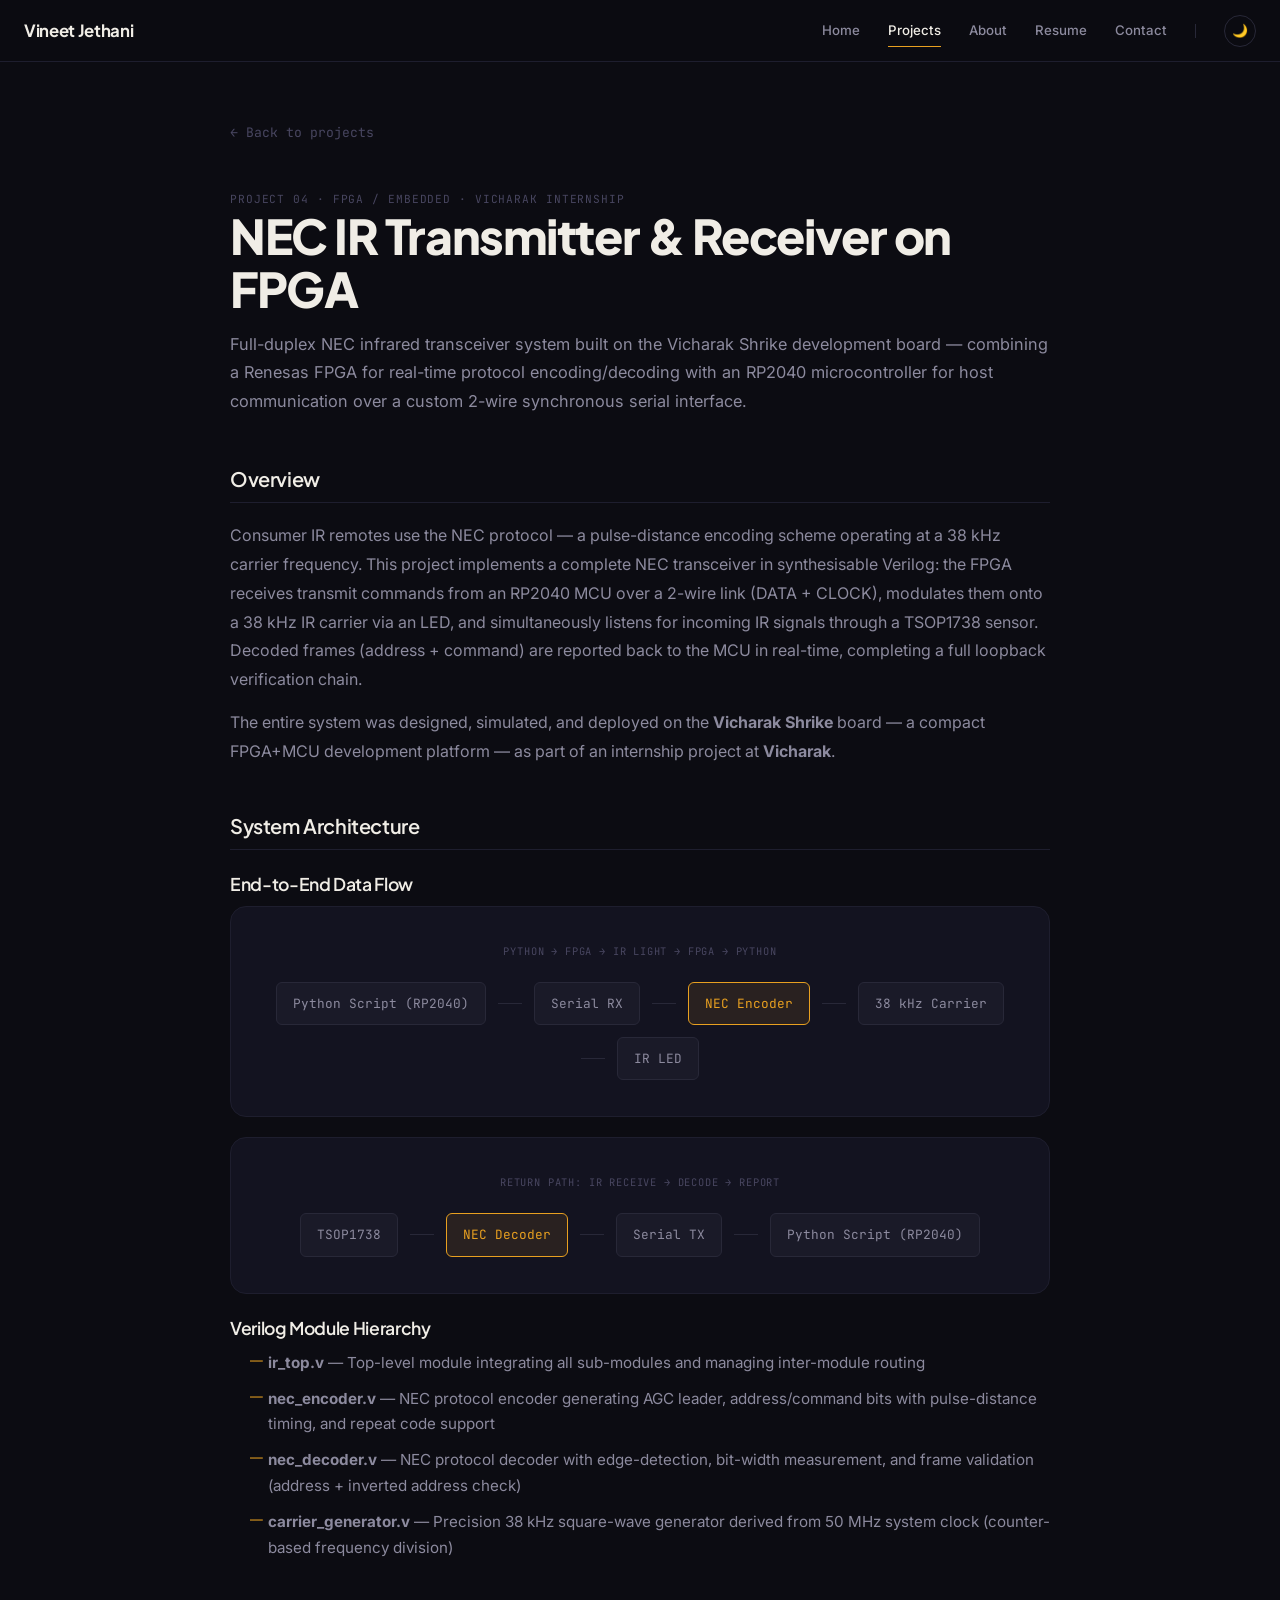
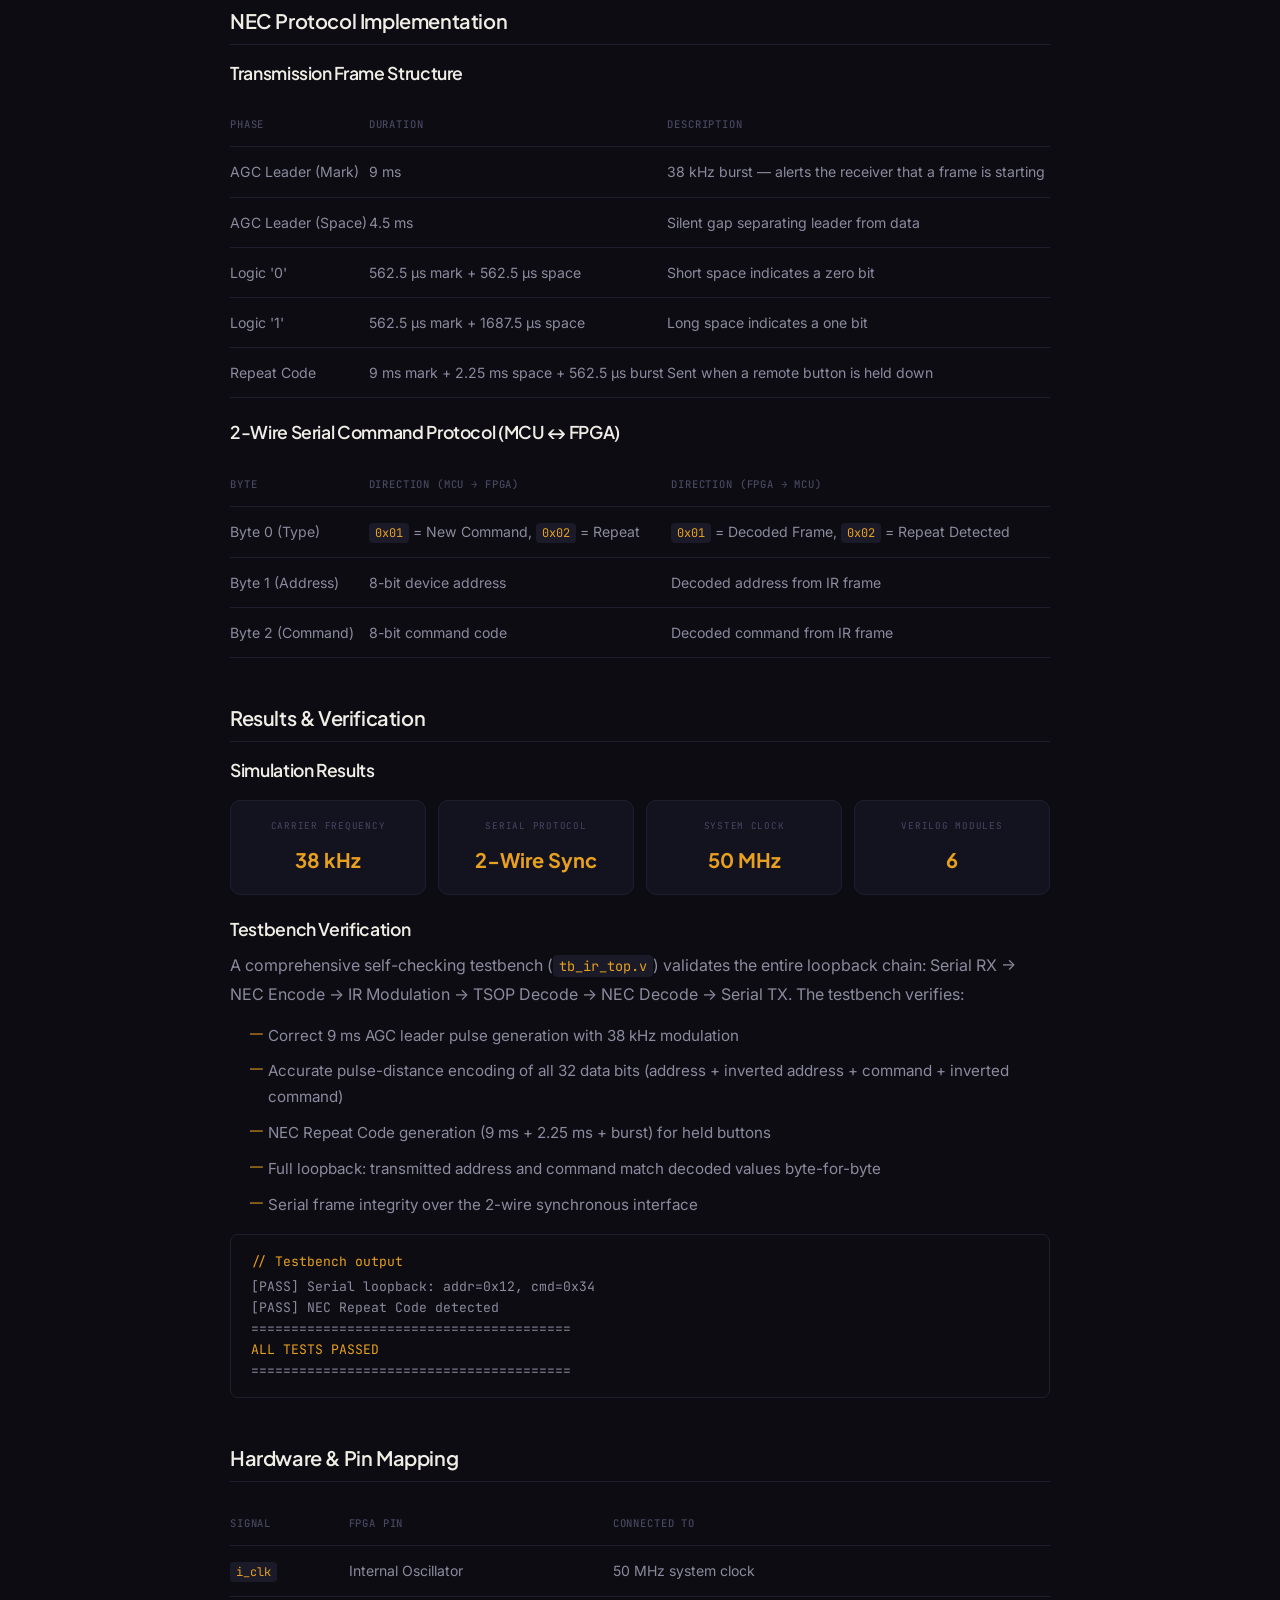
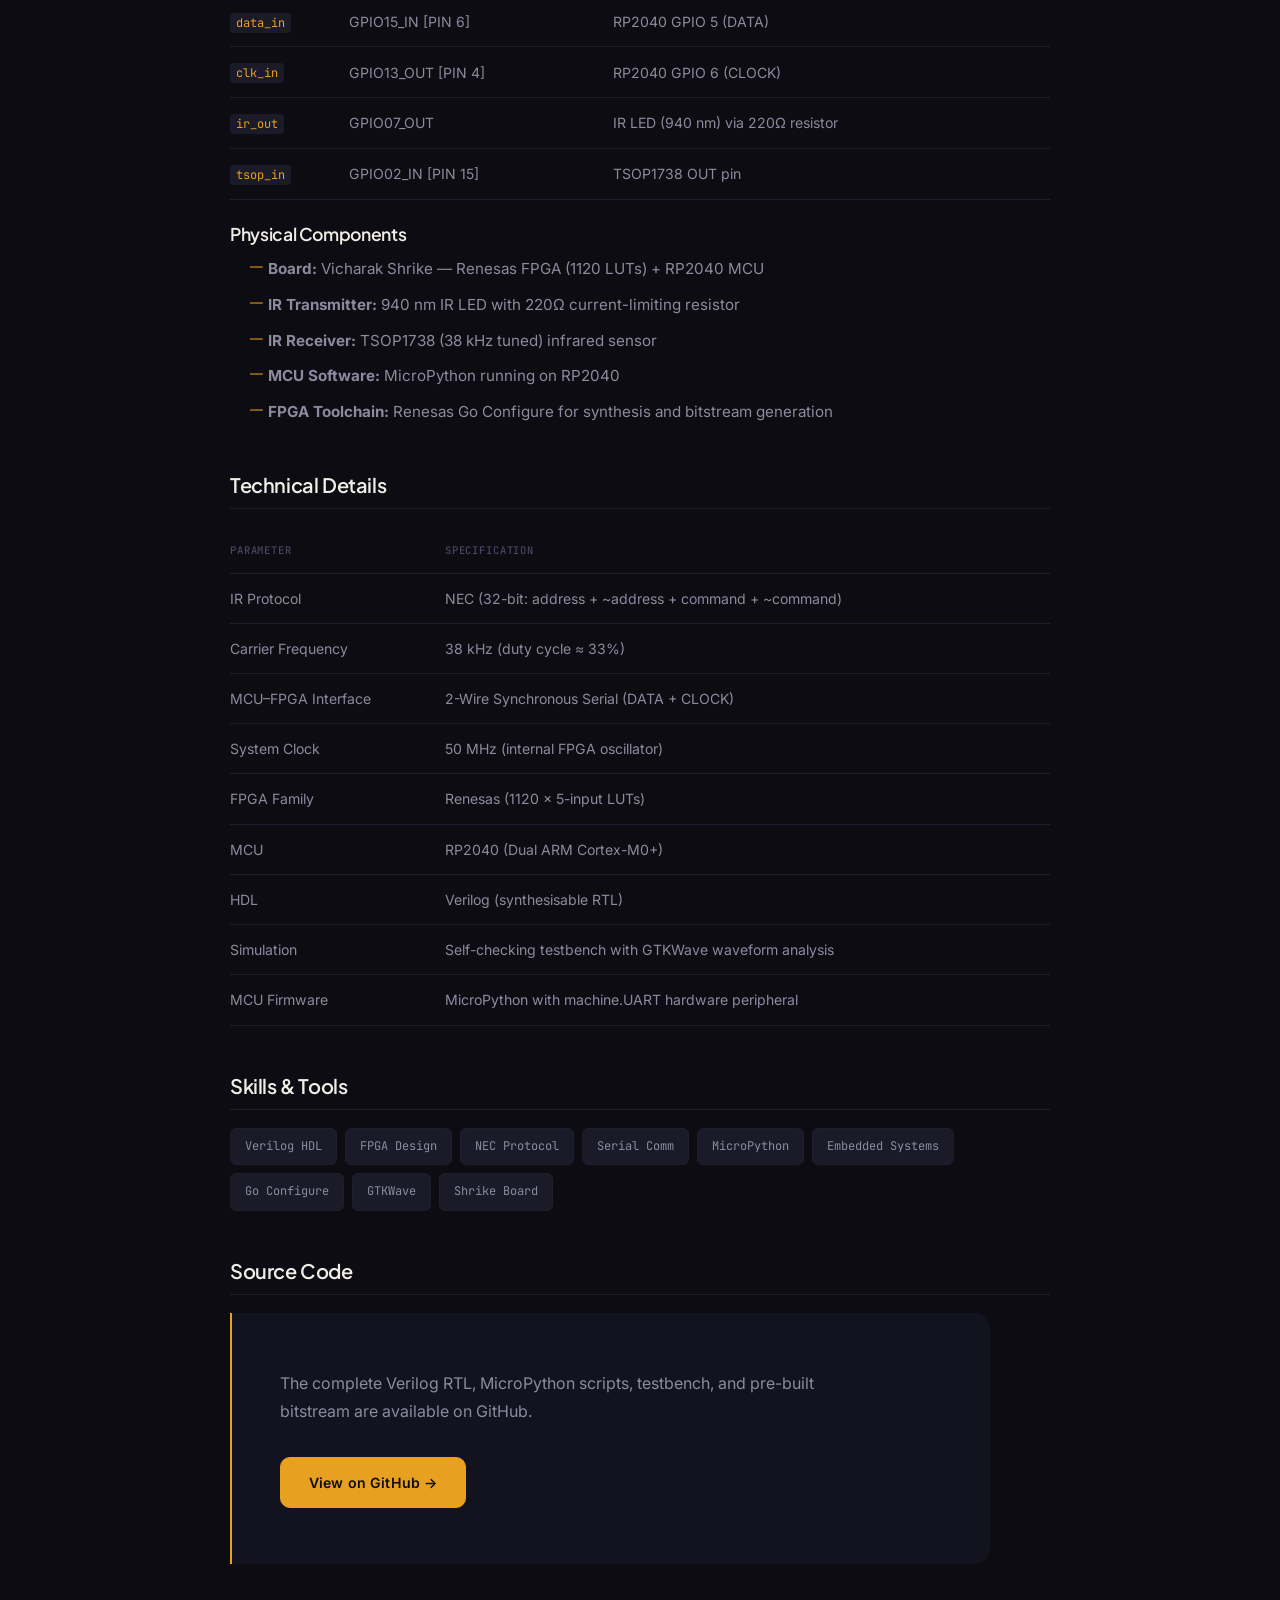
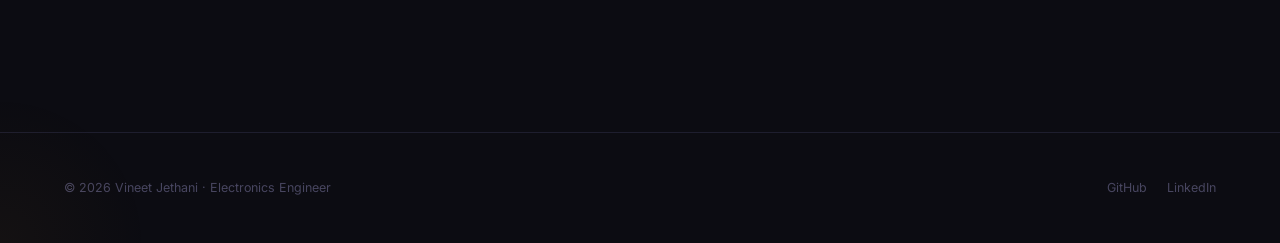
<file: project_4.html>
<!DOCTYPE html>
<html lang="en">
<head>
    <meta charset="UTF-8">
    <meta name="viewport" content="width=device-width, initial-scale=1.0">
    <title>NEC IR Transmitter & Receiver on FPGA — Vineet Jethani</title>
    <meta name="description" content="Full-duplex NEC infrared transceiver implemented on Renesas FPGA with RP2040 MCU communication via UART, built on the Vicharak Shrike development board.">
    <link rel="stylesheet" href="index.css">
</head>
<body>

    <!-- Navigation -->
    <nav class="site-nav">
        <a href="index.html" class="nav-name">Vineet Jethani</a>
        <button class="nav-hamburger" aria-label="Menu"><span></span><span></span><span></span></button>
        <div class="nav-links">
            <a href="index.html">Home</a>
            <a href="projects.html" class="active">Projects</a>
            <a href="about.html">About</a>
            <a href="javascript:void(0)" onclick="openResume()">Resume</a>
            <a href="index.html#contact">Contact</a>
            <div class="nav-divider"></div>
            <button class="theme-toggle" id="theme-icon" onclick="toggleTheme()">🌙</button>
        </div>
    </nav>
    <div class="nav-overlay"></div>

    <main class="container">
        <div class="paper-content">

            <a href="projects.html" class="back-link reveal">← Back to projects</a>

            <header class="paper-header reveal">
                <span class="label" style="font-family: var(--font-mono); font-size: 0.7rem; color: var(--text-muted); text-transform: uppercase; letter-spacing: 0.08em;">Project 04 · FPGA / Embedded · Vicharak Internship</span>
                <h1>NEC IR Transmitter & Receiver on FPGA</h1>
                <p>Full-duplex NEC infrared transceiver system built on the Vicharak Shrike development board — combining a Renesas FPGA for real-time protocol encoding/decoding with an RP2040 microcontroller for host communication over a custom 2-wire synchronous serial interface.</p>
            </header>

            <!-- Overview -->
            <section class="paper-section reveal">
                <h2>Overview</h2>
                <p>Consumer IR remotes use the NEC protocol — a pulse-distance encoding scheme operating at a 38 kHz carrier frequency. This project implements a complete NEC transceiver in synthesisable Verilog: the FPGA receives transmit commands from an RP2040 MCU over a 2-wire link (DATA + CLOCK), modulates them onto a 38 kHz IR carrier via an LED, and simultaneously listens for incoming IR signals through a TSOP1738 sensor. Decoded frames (address + command) are reported back to the MCU in real-time, completing a full loopback verification chain.</p>
                <p>The entire system was designed, simulated, and deployed on the <strong>Vicharak Shrike</strong> board — a compact FPGA+MCU development platform — as part of an internship project at <strong>Vicharak</strong>.</p>
            </section>

            <!-- System Architecture -->
            <section class="paper-section reveal">
                <h2>System Architecture</h2>

                <h4 style="margin: 24px 0 12px;">End-to-End Data Flow</h4>
                <div class="diagram-box">
                    <div class="diagram-label">Python → FPGA → IR Light → FPGA → Python</div>
                    <div class="diagram-flow">
                        <div class="diagram-node">Python Script (RP2040)</div>
                        <div class="diagram-connector"></div>
                        <div class="diagram-node">Serial RX</div>
                        <div class="diagram-connector"></div>
                        <div class="diagram-node active">NEC Encoder</div>
                        <div class="diagram-connector"></div>
                        <div class="diagram-node">38 kHz Carrier</div>
                        <div class="diagram-connector"></div>
                        <div class="diagram-node">IR LED</div>
                    </div>
                </div>

                <div class="diagram-box" style="margin-top: 16px;">
                    <div class="diagram-label">Return Path: IR Receive → Decode → Report</div>
                    <div class="diagram-flow">
                        <div class="diagram-node">TSOP1738</div>
                        <div class="diagram-connector"></div>
                        <div class="diagram-node active">NEC Decoder</div>
                        <div class="diagram-connector"></div>
                        <div class="diagram-node">Serial TX</div>
                        <div class="diagram-connector"></div>
                        <div class="diagram-node">Python Script (RP2040)</div>
                    </div>
                </div>

                <h4 style="margin: 24px 0 12px;">Verilog Module Hierarchy</h4>
                <ul style="margin-left: 20px; color: var(--text-secondary); line-height: 1.8;">
                    <li><strong>ir_top.v</strong> — Top-level module integrating all sub-modules and managing inter-module routing</li>
                    <li><strong>nec_encoder.v</strong> — NEC protocol encoder generating AGC leader, address/command bits with pulse-distance timing, and repeat code support</li>
                    <li><strong>nec_decoder.v</strong> — NEC protocol decoder with edge-detection, bit-width measurement, and frame validation (address + inverted address check)</li>
                    <li><strong>carrier_generator.v</strong> — Precision 38 kHz square-wave generator derived from 50 MHz system clock (counter-based frequency division)</li>
                </ul>
            </section>

            <!-- NEC Protocol Details -->
            <section class="paper-section reveal">
                <h2>NEC Protocol Implementation</h2>

                <h4 style="margin: 16px 0 12px;">Transmission Frame Structure</h4>
                <table class="data-table">
                    <tr>
                        <th>Phase</th>
                        <th>Duration</th>
                        <th>Description</th>
                    </tr>
                    <tr>
                        <td>AGC Leader (Mark)</td>
                        <td>9 ms</td>
                        <td>38 kHz burst — alerts the receiver that a frame is starting</td>
                    </tr>
                    <tr>
                        <td>AGC Leader (Space)</td>
                        <td>4.5 ms</td>
                        <td>Silent gap separating leader from data</td>
                    </tr>
                    <tr>
                        <td>Logic '0'</td>
                        <td>562.5 µs mark + 562.5 µs space</td>
                        <td>Short space indicates a zero bit</td>
                    </tr>
                    <tr>
                        <td>Logic '1'</td>
                        <td>562.5 µs mark + 1687.5 µs space</td>
                        <td>Long space indicates a one bit</td>
                    </tr>
                    <tr>
                        <td>Repeat Code</td>
                        <td>9 ms mark + 2.25 ms space + 562.5 µs burst</td>
                        <td>Sent when a remote button is held down</td>
                    </tr>
                </table>

                <h4 style="margin: 24px 0 12px;">2-Wire Serial Command Protocol (MCU ↔ FPGA)</h4>
                <table class="data-table">
                    <tr>
                        <th>Byte</th>
                        <th>Direction (MCU → FPGA)</th>
                        <th>Direction (FPGA → MCU)</th>
                    </tr>
                    <tr>
                        <td>Byte 0 (Type)</td>
                        <td><code>0x01</code> = New Command, <code>0x02</code> = Repeat</td>
                        <td><code>0x01</code> = Decoded Frame, <code>0x02</code> = Repeat Detected</td>
                    </tr>
                    <tr>
                        <td>Byte 1 (Address)</td>
                        <td>8-bit device address</td>
                        <td>Decoded address from IR frame</td>
                    </tr>
                    <tr>
                        <td>Byte 2 (Command)</td>
                        <td>8-bit command code</td>
                        <td>Decoded command from IR frame</td>
                    </tr>
                </table>
            </section>

            <!-- Results & Metrics -->
            <section class="paper-section reveal">
                <h2>Results & Verification</h2>

                <h4 style="margin: 16px 0 12px;">Simulation Results</h4>
                <div class="result-cards">
                    <div class="result-card">
                        <div class="label">Carrier Frequency</div>
                        <div class="value">38 kHz</div>
                    </div>
                    <div class="result-card">
                        <div class="label">Serial Protocol</div>
                        <div class="value">2-Wire Sync</div>
                    </div>
                    <div class="result-card">
                        <div class="label">System Clock</div>
                        <div class="value">50 MHz</div>
                    </div>
                    <div class="result-card">
                        <div class="label">Verilog Modules</div>
                        <div class="value">6</div>
                    </div>
                </div>

                <h4 style="margin: 24px 0 12px;">Testbench Verification</h4>
                <p>A comprehensive self-checking testbench (<code>tb_ir_top.v</code>) validates the entire loopback chain: Serial RX → NEC Encode → IR Modulation → TSOP Decode → NEC Decode → Serial TX. The testbench verifies:</p>
                <ul style="margin-left: 20px; color: var(--text-secondary); line-height: 1.8;">
                    <li>Correct 9 ms AGC leader pulse generation with 38 kHz modulation</li>
                    <li>Accurate pulse-distance encoding of all 32 data bits (address + inverted address + command + inverted command)</li>
                    <li>NEC Repeat Code generation (9 ms + 2.25 ms + burst) for held buttons</li>
                    <li>Full loopback: transmitted address and command match decoded values byte-for-byte</li>
                    <li>Serial frame integrity over the 2-wire synchronous interface</li>
                </ul>

                <div style="background: var(--surface); border: 1px solid var(--border); border-radius: 8px; padding: 16px 20px; margin-top: 16px; font-family: var(--font-mono); font-size: 0.82rem; color: var(--text-secondary); line-height: 1.6;">
                    <div style="color: var(--accent); margin-bottom: 4px;">// Testbench output</div>
                    <div>[PASS] Serial loopback: addr=0x12, cmd=0x34</div>
                    <div>[PASS] NEC Repeat Code detected</div>
                    <div>========================================</div>
                    <div style="color: var(--accent);">ALL TESTS PASSED</div>
                    <div>========================================</div>
                </div>
            </section>

            <!-- Hardware Details -->
            <section class="paper-section reveal">
                <h2>Hardware & Pin Mapping</h2>
                <table class="data-table">
                    <tr>
                        <th>Signal</th>
                        <th>FPGA Pin</th>
                        <th>Connected To</th>
                    </tr>
                    <tr>
                        <td><code>i_clk</code></td>
                        <td>Internal Oscillator</td>
                        <td>50 MHz system clock</td>
                    </tr>
                    <tr>
                        <td><code>data_in</code></td>
                        <td>GPIO15_IN [PIN 6]</td>
                        <td>RP2040 GPIO 5 (DATA)</td>
                    </tr>
                    <tr>
                        <td><code>clk_in</code></td>
                        <td>GPIO13_OUT [PIN 4]</td>
                        <td>RP2040 GPIO 6 (CLOCK)</td>
                    </tr>
                    <tr>
                        <td><code>ir_out</code></td>
                        <td>GPIO07_OUT</td>
                        <td>IR LED (940 nm) via 220Ω resistor</td>
                    </tr>
                    <tr>
                        <td><code>tsop_in</code></td>
                        <td>GPIO02_IN [PIN 15]</td>
                        <td>TSOP1738 OUT pin</td>
                    </tr>
                </table>

                <h4 style="margin: 24px 0 12px;">Physical Components</h4>
                <ul style="margin-left: 20px; color: var(--text-secondary); line-height: 1.8;">
                    <li><strong>Board:</strong> Vicharak Shrike — Renesas FPGA (1120 LUTs) + RP2040 MCU</li>
                    <li><strong>IR Transmitter:</strong> 940 nm IR LED with 220Ω current-limiting resistor</li>
                    <li><strong>IR Receiver:</strong> TSOP1738 (38 kHz tuned) infrared sensor</li>
                    <li><strong>MCU Software:</strong> MicroPython running on RP2040</li>
                    <li><strong>FPGA Toolchain:</strong> Renesas Go Configure for synthesis and bitstream generation</li>
                </ul>
            </section>

            <!-- Technical Details -->
            <section class="paper-section reveal">
                <h2>Technical Details</h2>
                <table class="data-table">
                    <tr>
                        <th>Parameter</th>
                        <th>Specification</th>
                    </tr>
                    <tr>
                        <td>IR Protocol</td>
                        <td>NEC (32-bit: address + ~address + command + ~command)</td>
                    </tr>
                    <tr>
                        <td>Carrier Frequency</td>
                        <td>38 kHz (duty cycle ≈ 33%)</td>
                    </tr>
                    <tr>
                        <td>MCU–FPGA Interface</td>
                        <td>2-Wire Synchronous Serial (DATA + CLOCK)</td>
                    </tr>
                    <tr>
                        <td>System Clock</td>
                        <td>50 MHz (internal FPGA oscillator)</td>
                    </tr>
                    <tr>
                        <td>FPGA Family</td>
                        <td>Renesas (1120 × 5-input LUTs)</td>
                    </tr>
                    <tr>
                        <td>MCU</td>
                        <td>RP2040 (Dual ARM Cortex-M0+)</td>
                    </tr>
                    <tr>
                        <td>HDL</td>
                        <td>Verilog (synthesisable RTL)</td>
                    </tr>
                    <tr>
                        <td>Simulation</td>
                        <td>Self-checking testbench with GTKWave waveform analysis</td>
                    </tr>
                    <tr>
                        <td>MCU Firmware</td>
                        <td>MicroPython with machine.UART hardware peripheral</td>
                    </tr>
                </table>
            </section>

            <!-- Skills & Tools -->
            <section class="paper-section reveal">
                <h2>Skills & Tools</h2>
                <div class="skill-tags">
                    <span class="skill-tag">Verilog HDL</span>
                    <span class="skill-tag">FPGA Design</span>
                    <span class="skill-tag">NEC Protocol</span>
                    <span class="skill-tag">Serial Comm</span>
                    <span class="skill-tag">MicroPython</span>
                    <span class="skill-tag">Embedded Systems</span>
                    <span class="skill-tag">Go Configure</span>
                    <span class="skill-tag">GTKWave</span>
                    <span class="skill-tag">Shrike Board</span>
                </div>
            </section>

            <!-- Source Code -->
            <section class="paper-section reveal">
                <h2>Source Code</h2>
                <div class="callout">
                    <p>The complete Verilog RTL, MicroPython scripts, testbench, and pre-built bitstream are available on GitHub.</p>
                    <a href="https://github.com/vineet-hub7/IR_Transmitter_Receiver" target="_blank" class="btn btn-primary" style="margin-top: 12px;">View on GitHub →</a>
                </div>
            </section>

        </div>
    </main>

    <footer class="site-footer">
        <div class="container">
            <div class="footer-inner">
                <p>© 2026 Vineet Jethani · Electronics Engineer</p>
                <div class="footer-links">
                    <a href="https://github.com/vineet-hub7" target="_blank">GitHub</a>
                    <a href="https://www.linkedin.com/in/heyvineet" target="_blank">LinkedIn</a>
                </div>
            </div>
        </div>
    </footer>

    <!-- Back to Top -->
    <button id="back-to-top" title="Back to Top">↑</button>

    <!-- Resume Modal -->
    <div id="resume-modal" class="modal-overlay" onclick="closeResume()">
        <div class="modal-content" onclick="event.stopPropagation()">
            <div class="modal-header">
                <h2>Resume</h2>
                <button class="close-modal" onclick="closeResume()">&times;</button>
            </div>
            <div class="modal-body">
                <aside class="resume-sidebar">
                    <div class="metric-card">
                        <div class="metric-label">University</div>
                        <div class="metric-value">NIT Surat</div>
                    </div>
                    <div class="metric-card">
                        <div class="metric-label">CGPA</div>
                        <div class="metric-value">8.27</div>
                    </div>
                    <div class="metric-card">
                        <div class="metric-label">Graduation</div>
                        <div class="metric-value">July 2027</div>
                    </div>

                    <div style="flex-grow: 1;"></div>

                    <div style="display: flex; flex-direction: column; gap: 10px;">
                        <button class="resume-btn btn-primary-modal" onclick="window.open('Vineet_Jethani.pdf')">
                            Download PDF
                        </button>
                        <button class="resume-btn btn-outline" onclick="window.print()">
                            Print
                        </button>
                    </div>
                </aside>

                <section class="resume-viewer" id="resume-viewer">
                    <div class="resume-loader" id="resume-loader">
                        <div class="loader-ring"></div>
                        <div class="loader-text">Loading...</div>
                    </div>
                    <iframe src="Vineet_Jethani.pdf"></iframe>
                </section>
            </div>
        </div>
    </div>

    <script src="script.js"></script>
</body>
</html>
</file>
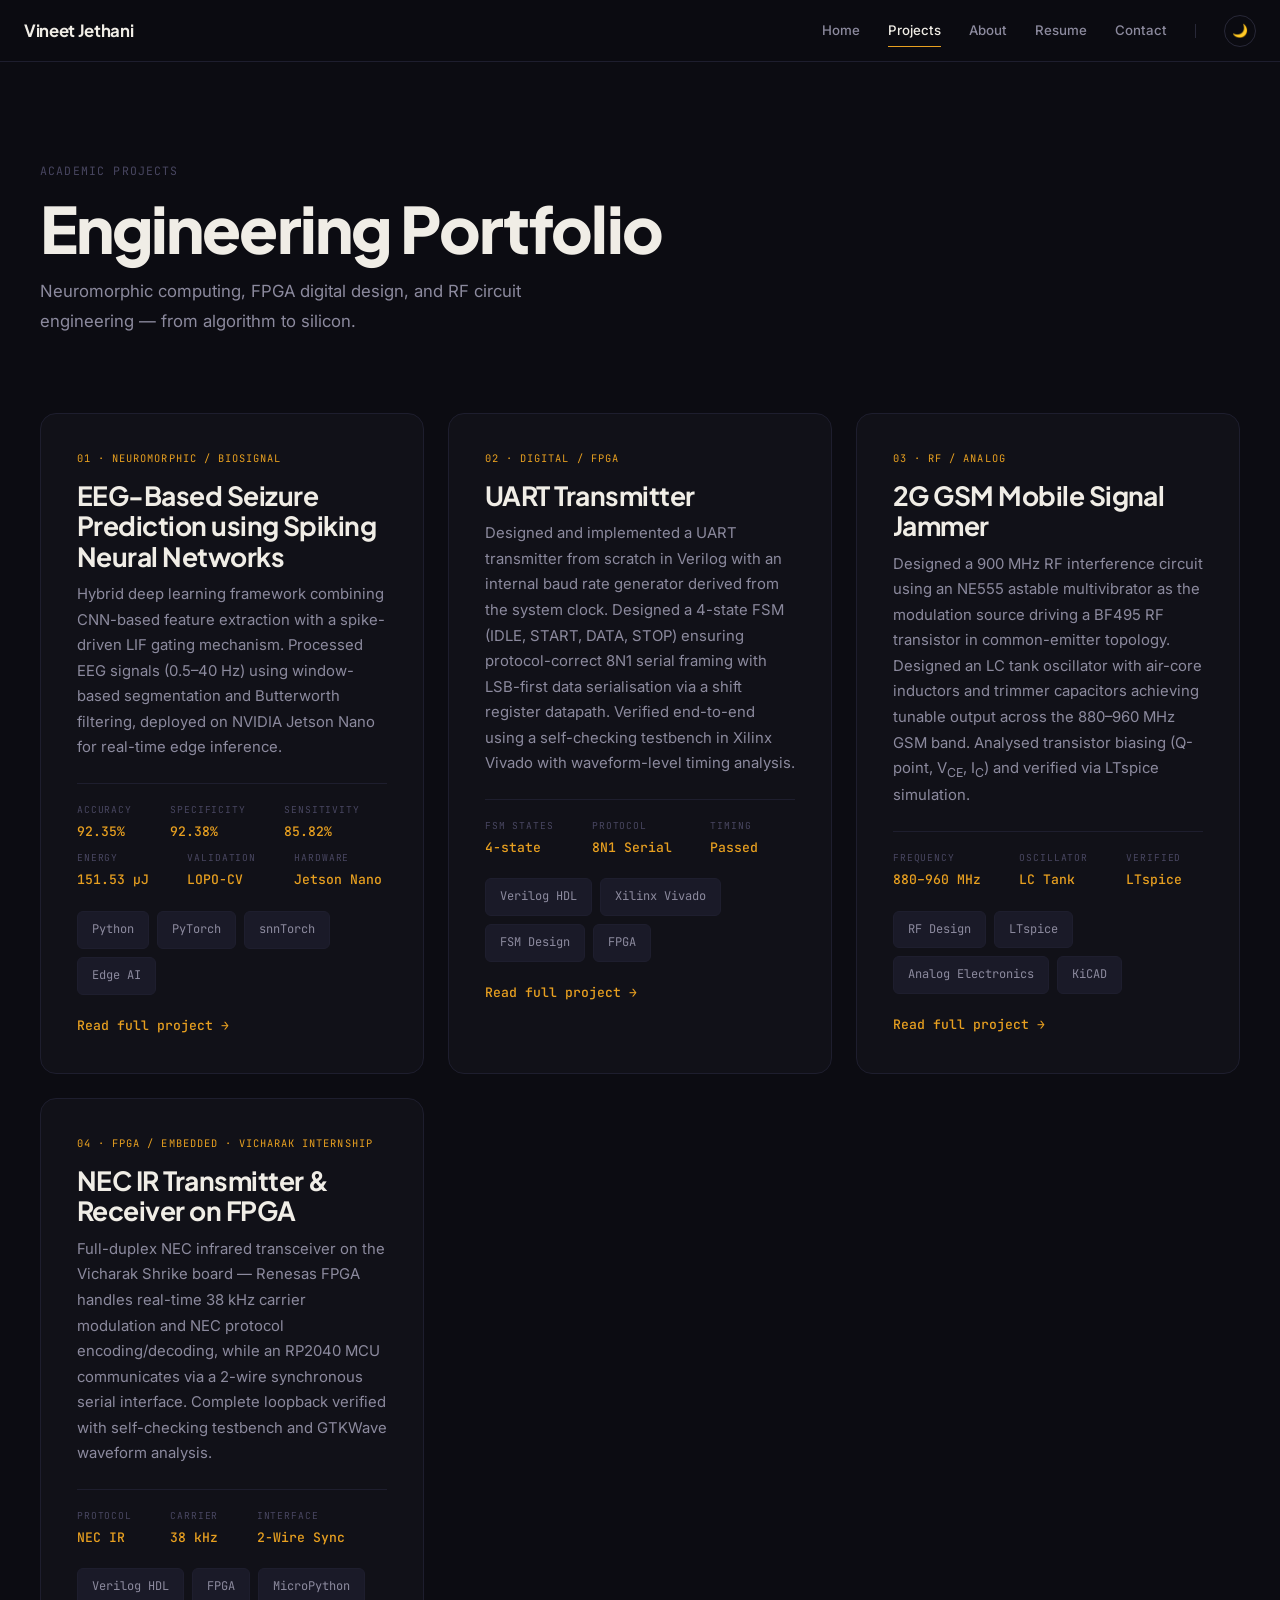
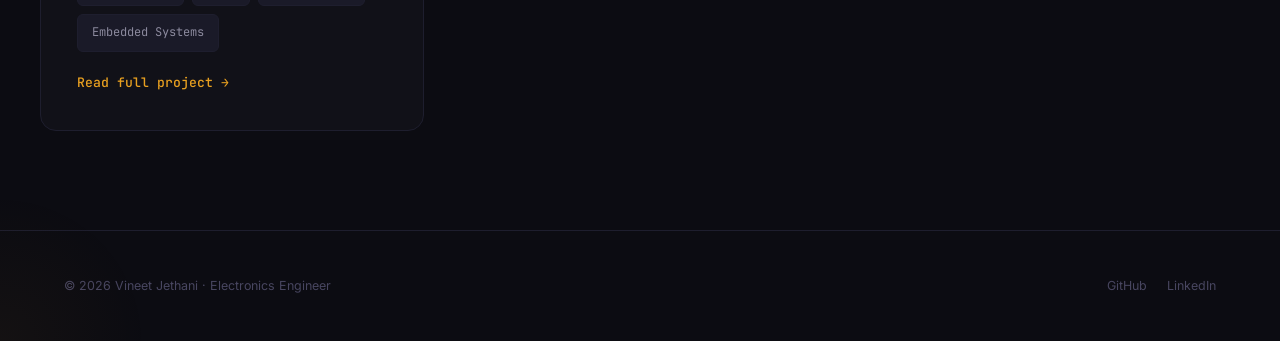
<file: projects.html>
<!DOCTYPE html>
<html lang="en">
<head>
    <meta charset="UTF-8">
    <meta name="viewport" content="width=device-width, initial-scale=1.0">
    <title>Projects — Vineet Jethani</title>
    <meta name="description" content="Electronics engineering projects: neuromorphic SNN seizure detection, UART transmitter in Verilog, 900 MHz RF circuit design, and NEC IR transceiver on FPGA.">
    <link rel="stylesheet" href="index.css">
</head>
<body>

    <nav class="site-nav">
        <a href="index.html" class="nav-name">Vineet Jethani</a>
        <button class="nav-hamburger" aria-label="Menu"><span></span><span></span><span></span></button>
        <div class="nav-links">
            <a href="index.html">Home</a>
            <a href="projects.html" class="active">Projects</a>
            <a href="about.html">About</a>
            <a href="javascript:void(0)" onclick="openResume()">Resume</a>
            <a href="index.html#contact">Contact</a>
            <div class="nav-divider"></div>
            <button class="theme-toggle" id="theme-icon" onclick="toggleTheme()">🌙</button>
        </div>
    </nav>
    <div class="nav-overlay"></div>

    <div class="spacer-nav"></div>

    <main class="container page-section">

        <div class="page-header reveal">
            <span class="label">Academic Projects</span>
            <h1>Engineering Portfolio</h1>
            <p>Neuromorphic computing, FPGA digital design, and RF circuit engineering — from algorithm to silicon.</p>
        </div>

        <div class="grid reveal-stagger" style="grid-template-columns: repeat(auto-fill, minmax(340px, 1fr)); gap: 24px;">

            <!-- Project 1: EEG Seizure Prediction -->
            <a href="project_1.html" class="card card-link reveal">
                <div class="card-label">01 · Neuromorphic / BioSignal</div>
                <h3>EEG-Based Seizure Prediction using Spiking Neural Networks</h3>
                <p>Hybrid deep learning framework combining CNN-based feature extraction with a spike-driven LIF gating mechanism. Processed EEG signals (0.5–40 Hz) using window-based segmentation and Butterworth filtering, deployed on NVIDIA Jetson Nano for real-time edge inference.</p>

                <div class="stat-row">
                    <div class="stat-item">
                        <span class="stat-label">Accuracy</span>
                        <span class="stat-value">92.35%</span>
                    </div>
                    <div class="stat-item">
                        <span class="stat-label">Specificity</span>
                        <span class="stat-value">92.38%</span>
                    </div>
                    <div class="stat-item">
                        <span class="stat-label">Sensitivity</span>
                        <span class="stat-value">85.82%</span>
                    </div>
                </div>
                <div class="stat-row" style="border-top:none; padding-top:0; margin-top:8px;">
                    <div class="stat-item">
                        <span class="stat-label">Energy</span>
                        <span class="stat-value">151.53 µJ</span>
                    </div>
                    <div class="stat-item">
                        <span class="stat-label">Validation</span>
                        <span class="stat-value">LOPO-CV</span>
                    </div>
                    <div class="stat-item">
                        <span class="stat-label">Hardware</span>
                        <span class="stat-value">Jetson Nano</span>
                    </div>
                </div>

                <div class="skill-tags" style="margin-top:20px;">
                    <span class="skill-tag">Python</span>
                    <span class="skill-tag">PyTorch</span>
                    <span class="skill-tag">snnTorch</span>
                    <span class="skill-tag">Edge AI</span>
                </div>

                <span class="card-arrow">Read full project →</span>
            </a>

            <!-- Project 2: UART Transmitter -->
            <a href="project_2.html" class="card card-link reveal">
                <div class="card-label">02 · Digital / FPGA</div>
                <h3>UART Transmitter</h3>
                <p>Designed and implemented a UART transmitter from scratch in Verilog with an internal baud rate generator derived from the system clock. Designed a 4-state FSM (IDLE, START, DATA, STOP) ensuring protocol-correct 8N1 serial framing with LSB-first data serialisation via a shift register datapath. Verified end-to-end using a self-checking testbench in Xilinx Vivado with waveform-level timing analysis.</p>

                <div class="stat-row">
                    <div class="stat-item">
                        <span class="stat-label">FSM States</span>
                        <span class="stat-value">4-state</span>
                    </div>
                    <div class="stat-item">
                        <span class="stat-label">Protocol</span>
                        <span class="stat-value">8N1 Serial</span>
                    </div>
                    <div class="stat-item">
                        <span class="stat-label">Timing</span>
                        <span class="stat-value">Passed</span>
                    </div>
                </div>

                <div class="skill-tags" style="margin-top:20px;">
                    <span class="skill-tag">Verilog HDL</span>
                    <span class="skill-tag">Xilinx Vivado</span>
                    <span class="skill-tag">FSM Design</span>
                    <span class="skill-tag">FPGA</span>
                </div>

                <span class="card-arrow">Read full project →</span>
            </a>

            <!-- Project 3: GSM Jammer -->
            <a href="project_3.html" class="card card-link reveal">
                <div class="card-label">03 · RF / Analog</div>
                <h3>2G GSM Mobile Signal Jammer</h3>
                <p>Designed a 900 MHz RF interference circuit using an NE555 astable multivibrator as the modulation source driving a BF495 RF transistor in common-emitter topology. Designed an LC tank oscillator with air-core inductors and trimmer capacitors achieving tunable output across the 880–960 MHz GSM band. Analysed transistor biasing (Q-point, V<sub>CE</sub>, I<sub>C</sub>) and verified via LTspice simulation.</p>

                <div class="stat-row">
                    <div class="stat-item">
                        <span class="stat-label">Frequency</span>
                        <span class="stat-value">880–960 MHz</span>
                    </div>
                    <div class="stat-item">
                        <span class="stat-label">Oscillator</span>
                        <span class="stat-value">LC Tank</span>
                    </div>
                    <div class="stat-item">
                        <span class="stat-label">Verified</span>
                        <span class="stat-value">LTspice</span>
                    </div>
                </div>

                <div class="skill-tags" style="margin-top:20px;">
                    <span class="skill-tag">RF Design</span>
                    <span class="skill-tag">LTspice</span>
                    <span class="skill-tag">Analog Electronics</span>
                    <span class="skill-tag">KiCAD</span>
                </div>

                <span class="card-arrow">Read full project →</span>
            </a>

            <!-- Project 4: IR Transmitter & Receiver -->
            <a href="project_4.html" class="card card-link reveal">
                <div class="card-label">04 · FPGA / Embedded · Vicharak Internship</div>
                <h3>NEC IR Transmitter & Receiver on FPGA</h3>
                <p>Full-duplex NEC infrared transceiver on the Vicharak Shrike board — Renesas FPGA handles real-time 38 kHz carrier modulation and NEC protocol encoding/decoding, while an RP2040 MCU communicates via a 2-wire synchronous serial interface. Complete loopback verified with self-checking testbench and GTKWave waveform analysis.</p>

                <div class="stat-row">
                    <div class="stat-item">
                        <span class="stat-label">Protocol</span>
                        <span class="stat-value">NEC IR</span>
                    </div>
                    <div class="stat-item">
                        <span class="stat-label">Carrier</span>
                        <span class="stat-value">38 kHz</span>
                    </div>
                    <div class="stat-item">
                        <span class="stat-label">Interface</span>
                        <span class="stat-value">2-Wire Sync</span>
                    </div>
                </div>

                <div class="skill-tags" style="margin-top:20px;">
                    <span class="skill-tag">Verilog HDL</span>
                    <span class="skill-tag">FPGA</span>
                    <span class="skill-tag">MicroPython</span>
                    <span class="skill-tag">Embedded Systems</span>
                </div>

                <span class="card-arrow">Read full project →</span>
            </a>

        </div>

    </main>

    <footer class="site-footer">
        <div class="container">
            <div class="footer-inner">
                <p>© 2026 Vineet Jethani · Electronics Engineer</p>
                <div class="footer-links">
                    <a href="https://github.com/vineet-hub7" target="_blank">GitHub</a>
                    <a href="https://www.linkedin.com/in/heyvineet" target="_blank">LinkedIn</a>
                </div>
            </div>
        </div>
    </footer>

    <button id="back-to-top" title="Back to Top">↑</button>

    <!-- Resume Modal -->
    <div id="resume-modal" class="modal-overlay" onclick="closeResume()">
        <div class="modal-content" onclick="event.stopPropagation()">
            <div class="modal-header">
                <h2>Resume — Vineet Jethani</h2>
                <button class="close-modal" onclick="closeResume()">&times;</button>
            </div>
            <div class="modal-body">
                <aside class="resume-sidebar">
                    <div class="metric-card"><div class="metric-label">University</div><div class="metric-value">SVNIT Surat</div></div>
                    <div class="metric-card"><div class="metric-label">Degree</div><div class="metric-value">B.Tech ECE</div></div>
                    <div class="metric-card"><div class="metric-label">CGPA</div><div class="metric-value">8.27 / 10</div></div>
                    <div class="metric-card"><div class="metric-label">Graduation</div><div class="metric-value">July 2027</div></div>
                    <div style="flex-grow:1;"></div>
                    <div style="display:flex; flex-direction:column; gap:10px;">
                        <button class="resume-btn btn-primary-modal" onclick="window.open('Vineet_Jethani.pdf')">Download PDF</button>
                        <button class="resume-btn btn-outline" onclick="window.print()">Print</button>
                    </div>
                </aside>
                <section class="resume-viewer" id="resume-viewer">
                    <div class="resume-loader" id="resume-loader">
                        <div class="loader-ring"></div>
                        <div class="loader-text">Loading...</div>
                    </div>
                    <iframe src="Vineet_Jethani.pdf"></iframe>
                </section>
            </div>
        </div>
    </div>

    <script src="script.js"></script>
</body>
</html>
</file>
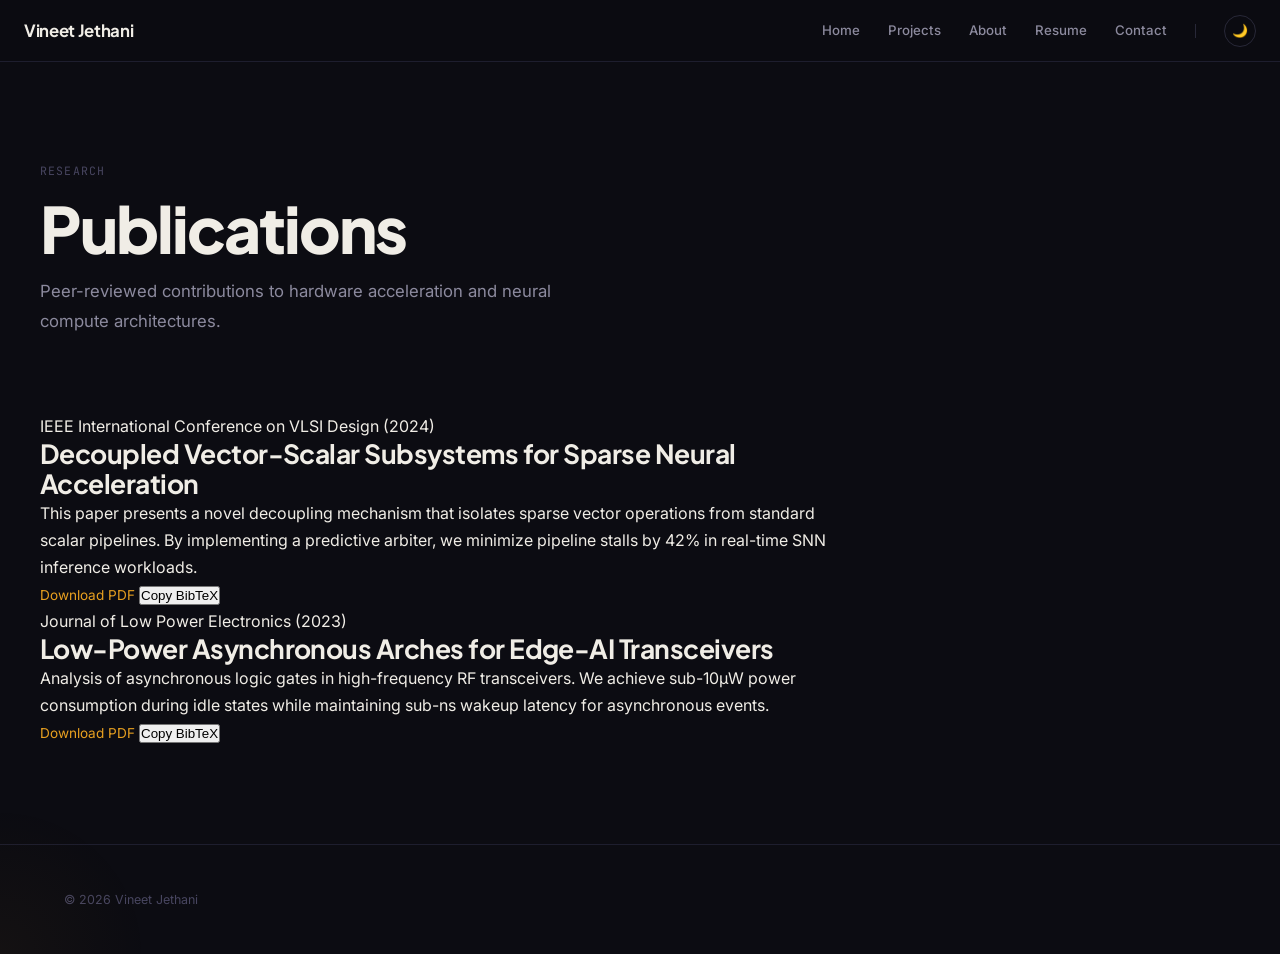
<file: research_publications.html>
<!DOCTYPE html>
<html lang="en">
<head>
    <meta charset="UTF-8">
    <meta name="viewport" content="width=device-width, initial-scale=1.0">
    <title>Research — Vineet Jethani</title>
    <meta name="description" content="Research publications by Vineet Jethani in hardware acceleration and neural compute architectures.">
    <link rel="stylesheet" href="index.css">
</head>
<body>

    <!-- Navigation -->
    <nav class="site-nav">
        <a href="index.html" class="nav-name">Vineet Jethani</a>
        <button class="nav-hamburger" aria-label="Menu"><span></span><span></span><span></span></button>
        <div class="nav-links">
            <a href="index.html">Home</a>
            <a href="projects.html">Projects</a>
            <a href="about.html">About</a>
            <a href="javascript:void(0)" onclick="openResume()">Resume</a>
            <a href="contact.html">Contact</a>
            <div class="nav-divider"></div>
            <button class="theme-toggle" id="theme-icon" onclick="toggleTheme()">🌙</button>
        </div>
    </nav>
    <div class="nav-overlay"></div>

    <div class="spacer-nav"></div>

    <main class="container page-section">

        <div class="page-header reveal">
            <span class="label">Research</span>
            <h1>Publications</h1>
            <p>Peer-reviewed contributions to hardware acceleration and neural compute architectures.</p>
        </div>

        <section class="reveal-stagger" style="max-width: 800px;">

            <!-- Publication 01 -->
            <article class="pub-card reveal">
                <div class="pub-meta">IEEE International Conference on VLSI Design (2024)</div>
                <h3 class="pub-title">Decoupled Vector-Scalar Subsystems for Sparse Neural Acceleration</h3>
                <p class="pub-abstract">This paper presents a novel decoupling mechanism that isolates sparse vector operations from standard scalar pipelines. By implementing a predictive arbiter, we minimize pipeline stalls by 42% in real-time SNN inference workloads.</p>
                <div class="pub-actions">
                    <a href="#" style="font-size: 0.85rem;">Download PDF</a>
                    <button class="bibtex-btn" onclick="navigator.clipboard.writeText('@article{jethani2024decoupled,\n  title={Decoupled Vector-Scalar Subsystems},\n  author={Jethani, Vineet},\n  journal={VLSID},\n  year={2024}\n}').then(() => this.textContent = 'Copied!').catch(() => alert('@article{jethani2024decoupled,\n  title={Decoupled Vector-Scalar Subsystems},\n  author={Jethani, Vineet},\n  journal={VLSID},\n  year={2024}\n}'))">Copy BibTeX</button>
                </div>
            </article>

            <!-- Publication 02 -->
            <article class="pub-card reveal">
                <div class="pub-meta">Journal of Low Power Electronics (2023)</div>
                <h3 class="pub-title">Low-Power Asynchronous Arches for Edge-AI Transceivers</h3>
                <p class="pub-abstract">Analysis of asynchronous logic gates in high-frequency RF transceivers. We achieve sub-10μW power consumption during idle states while maintaining sub-ns wakeup latency for asynchronous events.</p>
                <div class="pub-actions">
                    <a href="#" style="font-size: 0.85rem;">Download PDF</a>
                    <button class="bibtex-btn" onclick="navigator.clipboard.writeText('@article{jethani2023lowpower,\n  title={Low-Power Asynchronous Arches},\n  author={Jethani, Vineet},\n  journal={JLPE},\n  year={2023}\n}').then(() => this.textContent = 'Copied!').catch(() => alert('@article{jethani2023lowpower,\n  title={Low-Power Asynchronous Arches},\n  author={Jethani, Vineet},\n  journal={JLPE},\n  year={2023}\n}'))">Copy BibTeX</button>
                </div>
            </article>

        </section>

    </main>

    <!-- Footer -->
    <footer class="site-footer">
        <div class="container">
            <p>© 2026 Vineet Jethani</p>
        </div>
    </footer>

    <!-- Back to Top -->
    <button id="back-to-top" title="Back to Top">↑</button>

    <!-- Resume Modal -->
    <div id="resume-modal" class="modal-overlay" onclick="closeResume()">
        <div class="modal-content" onclick="event.stopPropagation()">
            <div class="modal-header">
                <h2>Resume</h2>
                <button class="close-modal" onclick="closeResume()">&times;</button>
            </div>
            <div class="modal-body">
                <aside class="resume-sidebar">
                    <div class="metric-card">
                        <div class="metric-label">University</div>
                        <div class="metric-value">NIT Surat</div>
                    </div>
                    <div class="metric-card">
                        <div class="metric-label">GPA</div>
                        <div class="metric-value">8.27 CGPA</div>
                    </div>
                    <div class="metric-card">
                        <div class="metric-label">Focus Areas</div>
                        <div class="metric-value">VLSI, Hardware ML, Neuromorphic SNN</div>
                    </div>
                    <div style="flex-grow: 1;"></div>
                    <div style="display: flex; flex-direction: column; gap: 10px;">
                        <button class="resume-btn btn-primary-modal" onclick="window.open('Vineet_Jethani.pdf')">Download PDF</button>
                        <button class="resume-btn btn-outline" onclick="window.print()">Print</button>
                    </div>
                </aside>
                <section class="resume-viewer" id="resume-viewer">
                    <div class="resume-loader" id="resume-loader">
                        <div class="loader-ring"></div>
                        <div class="loader-text" id="loader-status">Loading...</div>
                    </div>
                    <iframe src="Vineet_Jethani.pdf"></iframe>
                </section>
            </div>
        </div>
    </div>

    <script src="script.js"></script>
</body>
</html>
</file>
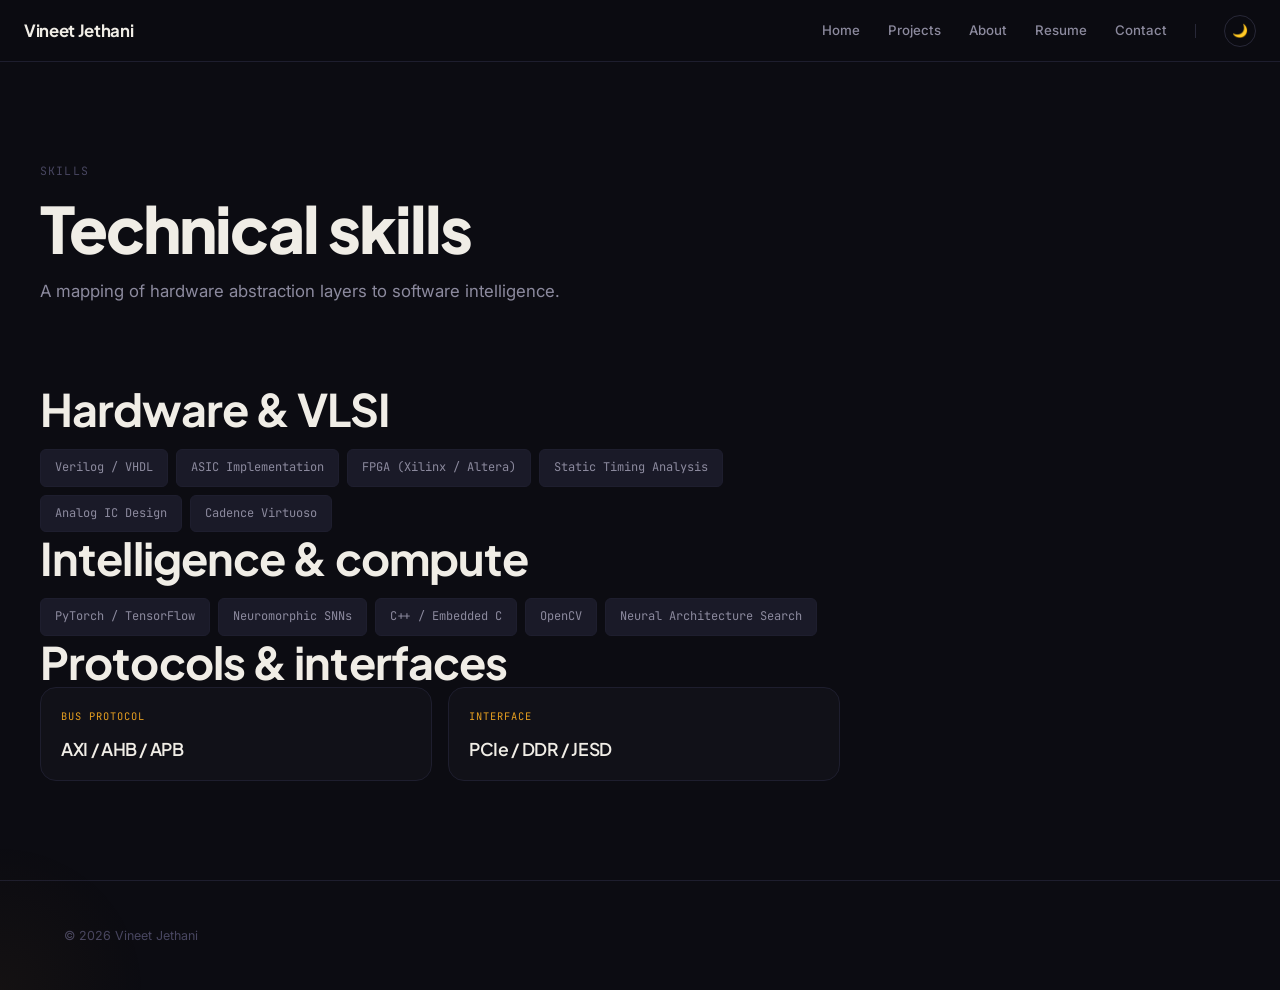
<file: skills_matrix.html>
<!DOCTYPE html>
<html lang="en">
<head>
    <meta charset="UTF-8">
    <meta name="viewport" content="width=device-width, initial-scale=1.0">
    <title>Skills — Vineet Jethani</title>
    <meta name="description" content="Vineet Jethani's technical skills — hardware design, VLSI, machine learning, and protocols.">
    <link rel="stylesheet" href="index.css">
</head>
<body>

    <!-- Navigation -->
    <nav class="site-nav">
        <a href="index.html" class="nav-name">Vineet Jethani</a>
        <button class="nav-hamburger" aria-label="Menu"><span></span><span></span><span></span></button>
        <div class="nav-links">
            <a href="index.html">Home</a>
            <a href="projects.html">Projects</a>
            <a href="about.html">About</a>
            <a href="javascript:void(0)" onclick="openResume()">Resume</a>
            <a href="contact.html">Contact</a>
            <div class="nav-divider"></div>
            <button class="theme-toggle" id="theme-icon" onclick="toggleTheme()">🌙</button>
        </div>
    </nav>
    <div class="nav-overlay"></div>

    <div class="spacer-nav"></div>

    <main class="container page-section">

        <div class="page-header reveal">
            <span class="label">Skills</span>
            <h1>Technical skills</h1>
            <p>A mapping of hardware abstraction layers to software intelligence.</p>
        </div>

        <div class="reveal-stagger" style="max-width: 800px;">

            <section class="skill-group reveal">
                <h2>Hardware & VLSI</h2>
                <div class="skill-tags">
                    <span class="skill-tag">Verilog / VHDL</span>
                    <span class="skill-tag">ASIC Implementation</span>
                    <span class="skill-tag">FPGA (Xilinx / Altera)</span>
                    <span class="skill-tag">Static Timing Analysis</span>
                    <span class="skill-tag">Analog IC Design</span>
                    <span class="skill-tag">Cadence Virtuoso</span>
                </div>
            </section>

            <section class="skill-group reveal">
                <h2>Intelligence & compute</h2>
                <div class="skill-tags">
                    <span class="skill-tag">PyTorch / TensorFlow</span>
                    <span class="skill-tag">Neuromorphic SNNs</span>
                    <span class="skill-tag">C++ / Embedded C</span>
                    <span class="skill-tag">OpenCV</span>
                    <span class="skill-tag">Neural Architecture Search</span>
                </div>
            </section>

            <section class="skill-group reveal">
                <h2>Protocols & interfaces</h2>
                <div class="grid grid-2" style="gap: 16px;">
                    <div class="card" style="padding: 20px;">
                        <div class="card-label">Bus Protocol</div>
                        <h4>AXI / AHB / APB</h4>
                    </div>
                    <div class="card" style="padding: 20px;">
                        <div class="card-label">Interface</div>
                        <h4>PCIe / DDR / JESD</h4>
                    </div>
                </div>
            </section>

        </div>

    </main>

    <!-- Footer -->
    <footer class="site-footer">
        <div class="container">
            <p>© 2026 Vineet Jethani</p>
        </div>
    </footer>

    <!-- Back to Top -->
    <button id="back-to-top" title="Back to Top">↑</button>

    <!-- Resume Modal -->
    <div id="resume-modal" class="modal-overlay" onclick="closeResume()">
        <div class="modal-content" onclick="event.stopPropagation()">
            <div class="modal-header">
                <h2>Resume</h2>
                <button class="close-modal" onclick="closeResume()">&times;</button>
            </div>
            <div class="modal-body">
                <aside class="resume-sidebar">
                    <div class="metric-card">
                        <div class="metric-label">University</div>
                        <div class="metric-value">NIT Surat</div>
                    </div>
                    <div class="metric-card">
                        <div class="metric-label">GPA</div>
                        <div class="metric-value">8.27 CGPA</div>
                    </div>
                    <div class="metric-card">
                        <div class="metric-label">Focus Areas</div>
                        <div class="metric-value">VLSI, Hardware ML, Neuromorphic SNN</div>
                    </div>
                    <div style="flex-grow: 1;"></div>
                    <div style="display: flex; flex-direction: column; gap: 10px;">
                        <button class="resume-btn btn-primary-modal" onclick="window.open('Vineet_Jethani.pdf')">Download PDF</button>
                        <button class="resume-btn btn-outline" onclick="window.print()">Print</button>
                    </div>
                </aside>
                <section class="resume-viewer" id="resume-viewer">
                    <div class="resume-loader" id="resume-loader">
                        <div class="loader-ring"></div>
                        <div class="loader-text" id="loader-status">Loading...</div>
                    </div>
                    <iframe src="Vineet_Jethani.pdf"></iframe>
                </section>
            </div>
        </div>
    </div>

    <script src="script.js"></script>
</body>
</html>
</file>
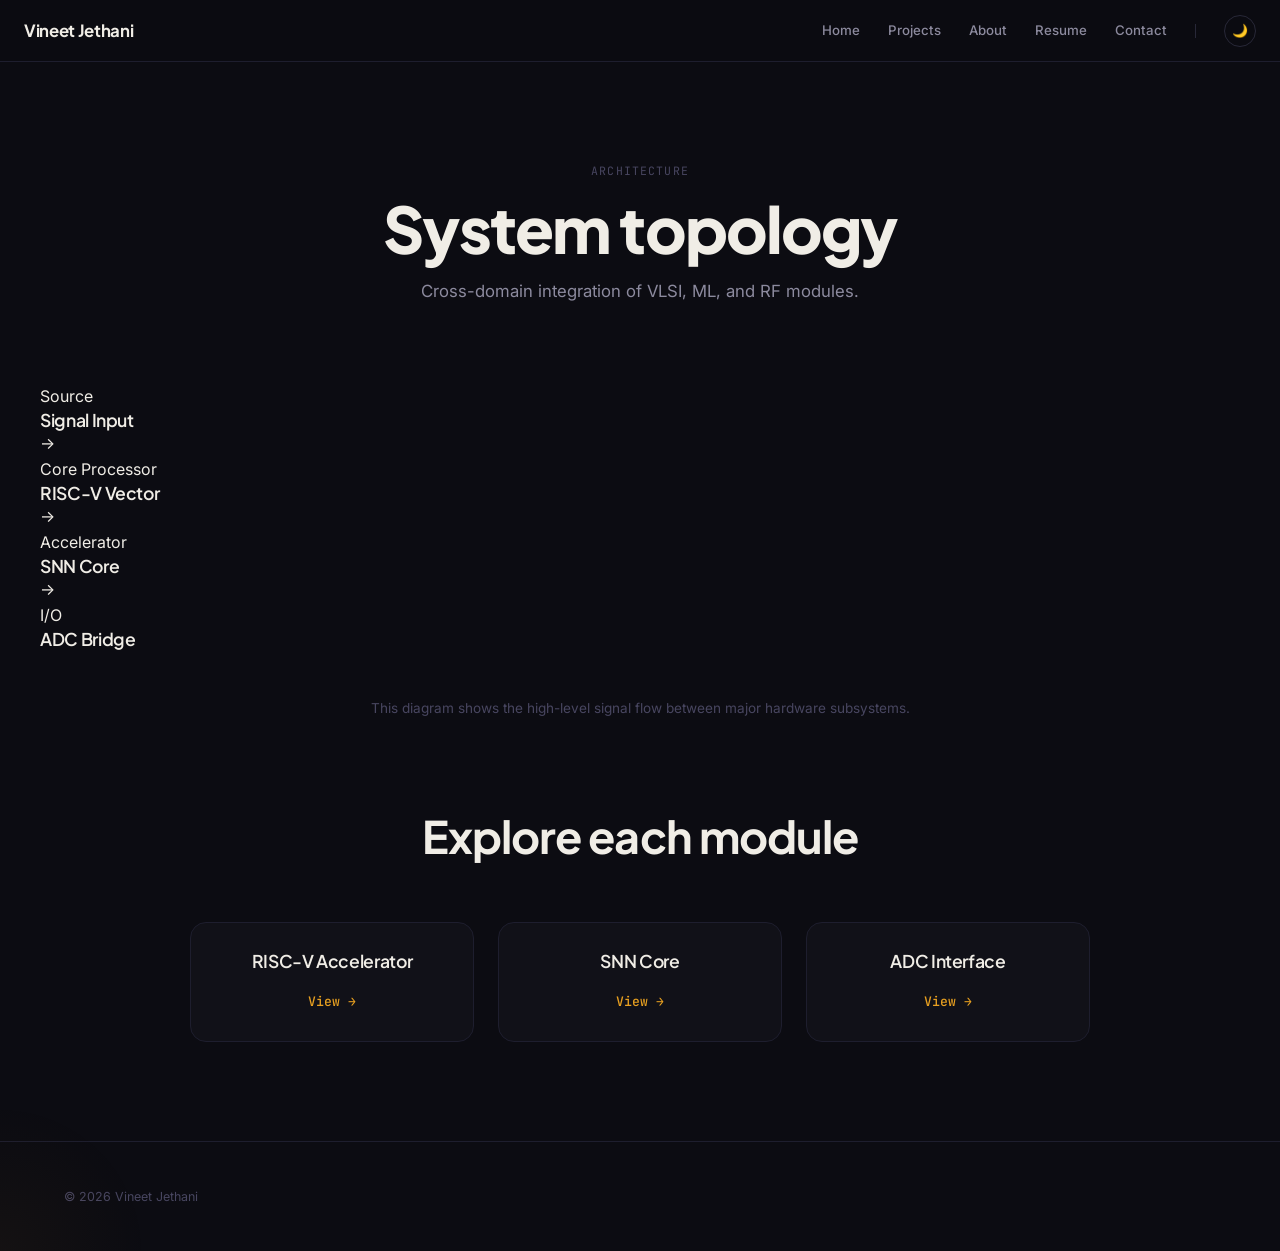
<file: system_architecture.html>
<!DOCTYPE html>
<html lang="en">
<head>
    <meta charset="UTF-8">
    <meta name="viewport" content="width=device-width, initial-scale=1.0">
    <title>Architecture — Vineet Jethani</title>
    <meta name="description" content="System architecture topology — cross-domain integration of VLSI, ML, and RF modules.">
    <link rel="stylesheet" href="index.css">
</head>
<body>

    <!-- Navigation -->
    <nav class="site-nav">
        <a href="index.html" class="nav-name">Vineet Jethani</a>
        <button class="nav-hamburger" aria-label="Menu"><span></span><span></span><span></span></button>
        <div class="nav-links">
            <a href="index.html">Home</a>
            <a href="projects.html">Projects</a>
            <a href="about.html">About</a>
            <a href="javascript:void(0)" onclick="openResume()">Resume</a>
            <a href="contact.html">Contact</a>
            <div class="nav-divider"></div>
            <button class="theme-toggle" id="theme-icon" onclick="toggleTheme()">🌙</button>
        </div>
    </nav>
    <div class="nav-overlay"></div>

    <div class="spacer-nav"></div>

    <main class="container page-section">

        <div class="page-header reveal" style="text-align: center;">
            <span class="label">Architecture</span>
            <h1>System topology</h1>
            <p style="margin-left: auto; margin-right: auto;">Cross-domain integration of VLSI, ML, and RF modules.</p>
        </div>

        <!-- Architecture Node Flow -->
        <div class="arch-nodes reveal-stagger">
            <div class="arch-node reveal">
                <div class="node-label">Source</div>
                <h4>Signal Input</h4>
            </div>

            <div class="arch-connector reveal">→</div>

            <div class="arch-node reveal" style="border-color: var(--accent);">
                <div class="node-label">Core Processor</div>
                <h4>RISC-V Vector</h4>
            </div>

            <div class="arch-connector reveal">→</div>

            <div class="arch-node reveal">
                <div class="node-label">Accelerator</div>
                <h4>SNN Core</h4>
            </div>

            <div class="arch-connector reveal">→</div>

            <div class="arch-node reveal">
                <div class="node-label">I/O</div>
                <h4>ADC Bridge</h4>
            </div>
        </div>

        <div class="reveal" style="text-align: center; margin-top: 48px;">
            <p style="color: var(--text-muted); font-size: 0.85rem;">This diagram shows the high-level signal flow between major hardware subsystems.</p>
        </div>

        <!-- Connections to projects -->
        <section class="mt-section">
            <div class="section-header reveal" style="text-align: center;">
                <h2>Explore each module</h2>
            </div>

            <div class="grid grid-3 reveal-stagger" style="max-width: 900px; margin: 0 auto;">
                <a href="project_1.html" class="card card-link reveal" style="text-align: center; padding: 28px;">
                    <h4>RISC-V Accelerator</h4>
                    <span class="card-arrow" style="justify-content: center;">View →</span>
                </a>
                <a href="project_2.html" class="card card-link reveal" style="text-align: center; padding: 28px;">
                    <h4>SNN Core</h4>
                    <span class="card-arrow" style="justify-content: center;">View →</span>
                </a>
                <a href="project_3.html" class="card card-link reveal" style="text-align: center; padding: 28px;">
                    <h4>ADC Interface</h4>
                    <span class="card-arrow" style="justify-content: center;">View →</span>
                </a>
            </div>
        </section>

    </main>

    <!-- Footer -->
    <footer class="site-footer">
        <div class="container">
            <p>© 2026 Vineet Jethani</p>
        </div>
    </footer>

    <!-- Back to Top -->
    <button id="back-to-top" title="Back to Top">↑</button>

    <!-- Resume Modal -->
    <div id="resume-modal" class="modal-overlay" onclick="closeResume()">
        <div class="modal-content" onclick="event.stopPropagation()">
            <div class="modal-header">
                <h2>Resume</h2>
                <button class="close-modal" onclick="closeResume()">&times;</button>
            </div>
            <div class="modal-body">
                <aside class="resume-sidebar">
                    <div class="metric-card">
                        <div class="metric-label">University</div>
                        <div class="metric-value">NIT Surat</div>
                    </div>
                    <div class="metric-card">
                        <div class="metric-label">GPA</div>
                        <div class="metric-value">8.27 CGPA</div>
                    </div>
                    <div class="metric-card">
                        <div class="metric-label">Focus Areas</div>
                        <div class="metric-value">VLSI, Hardware ML, Neuromorphic SNN</div>
                    </div>
                    <div style="flex-grow: 1;"></div>
                    <div style="display: flex; flex-direction: column; gap: 10px;">
                        <button class="resume-btn btn-primary-modal" onclick="window.open('Vineet_Jethani.pdf')">Download PDF</button>
                        <button class="resume-btn btn-outline" onclick="window.print()">Print</button>
                    </div>
                </aside>
                <section class="resume-viewer" id="resume-viewer">
                    <div class="resume-loader" id="resume-loader">
                        <div class="loader-ring"></div>
                        <div class="loader-text" id="loader-status">Loading...</div>
                    </div>
                    <iframe src="Vineet_Jethani.pdf"></iframe>
                </section>
            </div>
        </div>
    </div>

    <script src="script.js"></script>
</body>
</html>
</file>
<file: index.css>
@import url('https://fonts.googleapis.com/css2?family=Plus+Jakarta+Sans:ital,wght@0,300;0,400;0,500;0,600;0,700;0,800;1,400&family=Inter:wght@300;400;500;600&family=JetBrains+Mono:wght@400;500&display=swap');

/* ==========================================================================
   DESIGN TOKENS
   ========================================================================== */
:root {
    --bg: #0C0C12;
    --bg-elevated: #131320;
    --bg-subtle: #1A1A28;
    --bg-card: #111118;
    --text: #F0EDE6;
    --text-secondary: #8C8A9E;
    --text-muted: #484660;
    --accent: #E8A020;
    --accent-dim: rgba(232, 160, 32, 0.10);
    --accent-hover: #F5B840;
    --accent-blue: #4C7EF5;
    --border: #1E1E2E;
    --border-light: #282838;
    --success: #4EBA7A;

    --font-heading: 'Plus Jakarta Sans', system-ui, -apple-system, sans-serif;
    --font-body: 'Inter', system-ui, -apple-system, sans-serif;
    --font-mono: 'JetBrains Mono', 'Fira Code', monospace;

    --ease-out: cubic-bezier(0.16, 1, 0.3, 1);
    --ease-smooth: cubic-bezier(0.4, 0, 0.2, 1);
    --ease-spring: cubic-bezier(0.34, 1.56, 0.64, 1);

    --max-width: 1200px;
    --gutter: 24px;
    --radius: 10px;
    --radius-lg: 16px;
}

[data-theme="light"] {
    --bg: #F5F3EE;
    --bg-elevated: #FFFFFF;
    --bg-subtle: #EDEBE5;
    --bg-card: #FFFFFF;
    --text: #100F18;
    --text-secondary: #5A5870;
    --text-muted: #9A98AA;
    --accent: #C07A0A;
    --accent-dim: rgba(192, 122, 10, 0.10);
    --accent-hover: #D4880E;
    --border: #DDD9D0;
    --border-light: #E8E4DC;
}

/* ==========================================================================
   RESET & BASE
   ========================================================================== */
*, *::before, *::after {
    margin: 0;
    padding: 0;
    box-sizing: border-box;
}

html {
    scroll-behavior: smooth;
    font-size: 16px;
    -webkit-font-smoothing: antialiased;
    -moz-osx-font-smoothing: grayscale;
    scrollbar-width: thin;
    scrollbar-color: var(--border-light) var(--bg);
}

::-webkit-scrollbar { width: 6px; }
::-webkit-scrollbar-track { background: var(--bg); }
::-webkit-scrollbar-thumb { background: var(--border-light); border-radius: 3px; }

body {
    background-color: var(--bg);
    color: var(--text);
    font-family: var(--font-body);
    line-height: 1.65;
    overflow-x: hidden;
    transition: background-color 0.4s var(--ease-smooth), color 0.4s var(--ease-smooth);
}

a {
    color: var(--accent);
    text-decoration: none;
    transition: color 0.25s var(--ease-smooth);
}

a:hover { color: var(--accent-hover); }

img { max-width: 100%; display: block; }

::selection {
    background: var(--accent);
    color: var(--bg);
}

code {
    font-family: var(--font-mono);
    font-size: 0.85em;
    background: var(--bg-subtle);
    padding: 2px 6px;
    border-radius: 4px;
    color: var(--accent);
}

/* ==========================================================================
   LAYOUT
   ========================================================================== */
.container {
    max-width: var(--max-width);
    margin: 0 auto;
    padding: 0 var(--gutter);
}

.page-section {
    padding: clamp(80px, 11vh, 130px) 0;
}

.page-header {
    margin-bottom: clamp(48px, 6vw, 80px);
}

.page-header .label {
    font-family: var(--font-mono);
    font-size: 0.72rem;
    letter-spacing: 0.1em;
    text-transform: uppercase;
    color: var(--text-muted);
    margin-bottom: 14px;
    display: block;
}

.page-header h1 {
    font-family: var(--font-heading);
    font-size: clamp(2.4rem, 5.5vw, 4rem);
    font-weight: 800;
    line-height: 1.08;
    letter-spacing: -0.03em;
    color: var(--text);
}

.page-header p {
    font-size: 1.05rem;
    color: var(--text-secondary);
    margin-top: 14px;
    max-width: 540px;
    line-height: 1.75;
}

/* ==========================================================================
   GRID
   ========================================================================== */
.grid {
    display: grid;
    gap: clamp(16px, 2vw, 24px);
}

.grid-2 { grid-template-columns: repeat(2, 1fr); }
.grid-3 { grid-template-columns: repeat(3, 1fr); }
.grid-12 { grid-template-columns: repeat(12, 1fr); }

.col-span-4  { grid-column: span 4; }
.col-span-5  { grid-column: span 5; }
.col-span-6  { grid-column: span 6; }
.col-span-7  { grid-column: span 7; }
.col-span-8  { grid-column: span 8; }
.col-span-12 { grid-column: span 12; }

@media (max-width: 768px) {
    .grid-2, .grid-3 { grid-template-columns: 1fr; }
    .grid-12 { grid-template-columns: 1fr; }
    [class*="col-span-"] { grid-column: span 1; }
}

/* ==========================================================================
   TYPOGRAPHY
   ========================================================================== */
h1, h2, h3, h4, h5 {
    font-family: var(--font-heading);
    font-weight: 700;
    line-height: 1.15;
    letter-spacing: -0.02em;
    color: var(--text);
}

h1 { font-weight: 800; }

h2 { font-size: clamp(1.9rem, 3.5vw, 2.8rem); }
h3 { font-size: clamp(1.25rem, 2.2vw, 1.65rem); }
h4 { font-size: 1.1rem; font-weight: 600; }
h5 { font-size: 0.9rem; font-weight: 600; letter-spacing: 0; }

p { line-height: 1.7; }

.mono {
    font-family: var(--font-mono);
    font-size: 0.78rem;
    letter-spacing: 0.03em;
}

.label-tag {
    font-family: var(--font-mono);
    font-size: 0.68rem;
    letter-spacing: 0.1em;
    text-transform: uppercase;
    color: var(--accent);
    display: block;
    margin-bottom: 10px;
}

/* ==========================================================================
   NAVIGATION
   ========================================================================== */
.site-nav {
    position: fixed;
    top: 0;
    left: 0;
    right: 0;
    z-index: 1000;
    padding: 0 var(--gutter);
    height: 62px;
    display: flex;
    align-items: center;
    justify-content: space-between;
    background: rgba(12, 12, 18, 0.88);
    backdrop-filter: blur(12px);
    -webkit-backdrop-filter: blur(12px);
    border-bottom: 1px solid var(--border);
    transition: background 0.4s var(--ease-smooth), border-color 0.4s var(--ease-smooth);
}

[data-theme="light"] .site-nav {
    background: rgba(245, 243, 238, 0.88);
}

.nav-name {
    font-family: var(--font-heading);
    font-size: 1.05rem;
    font-weight: 700;
    color: var(--text);
    text-decoration: none;
    letter-spacing: -0.02em;
    transition: color 0.25s;
}

.nav-name:hover { color: var(--accent); }

.nav-links {
    display: flex;
    align-items: center;
    gap: 28px;
}

.nav-links a {
    font-size: 0.83rem;
    font-weight: 500;
    color: var(--text-secondary);
    text-decoration: none;
    position: relative;
    padding: 4px 0;
    transition: color 0.25s var(--ease-smooth);
}

.nav-links a::after {
    content: '';
    position: absolute;
    bottom: -2px;
    left: 0;
    width: 0;
    height: 1px;
    background: var(--accent);
    transition: width 0.35s var(--ease-out);
}

.nav-links a:hover,
.nav-links a.active {
    color: var(--text);
}

.nav-links a:hover::after,
.nav-links a.active::after {
    width: 100%;
}

.nav-divider {
    width: 1px;
    height: 14px;
    background: var(--border-light);
}

.theme-toggle {
    background: none;
    border: 1px solid var(--border-light);
    color: var(--text-secondary);
    width: 32px;
    height: 32px;
    border-radius: 50%;
    cursor: pointer;
    display: flex;
    align-items: center;
    justify-content: center;
    font-size: 0.8rem;
    transition: border-color 0.25s, color 0.25s, background 0.25s;
}

.theme-toggle:hover {
    border-color: var(--accent);
    color: var(--accent);
    background: var(--accent-dim);
}

/* Hamburger */
.nav-hamburger {
    display: none;
    background: none;
    border: none;
    cursor: pointer;
    padding: 8px;
    z-index: 1002;
}

.nav-hamburger span {
    display: block;
    width: 20px;
    height: 1.5px;
    background: var(--text);
    margin: 5px 0;
    transition: transform 0.3s var(--ease-out), opacity 0.3s;
    border-radius: 2px;
}

.nav-hamburger.active span:nth-child(1) { transform: rotate(45deg) translate(4.5px, 4.5px); }
.nav-hamburger.active span:nth-child(2) { opacity: 0; }
.nav-hamburger.active span:nth-child(3) { transform: rotate(-45deg) translate(4.5px, -4.5px); }

@media (max-width: 768px) {
    .nav-hamburger { display: block; }

    .nav-links {
        position: fixed;
        top: 0;
        right: -100%;
        width: 280px;
        height: 100vh;
        background: var(--bg-elevated);
        border-left: 1px solid var(--border);
        flex-direction: column;
        align-items: flex-start;
        padding: 80px 32px 40px;
        gap: 0;
        transition: right 0.4s var(--ease-out);
        z-index: 1001;
    }

    .nav-links.open { right: 0; }

    .nav-links a {
        font-size: 1rem;
        padding: 14px 0;
        width: 100%;
        border-bottom: 1px solid var(--border);
    }

    .nav-links a::after { display: none; }
    .nav-divider { display: none; }
    .theme-toggle { margin-top: 16px; }

    .nav-overlay {
        position: fixed;
        inset: 0;
        background: rgba(0, 0, 0, 0.6);
        z-index: 1000;
        opacity: 0;
        pointer-events: none;
        transition: opacity 0.3s;
    }

    .nav-overlay.active {
        opacity: 1;
        pointer-events: auto;
    }
}

/* ==========================================================================
   HERO
   ========================================================================== */
.hero {
    min-height: 100vh;
    display: flex;
    align-items: center;
    padding-top: 62px;
    position: relative;
    overflow: hidden;
}

.hero::before {
    content: '';
    position: absolute;
    top: -200px;
    right: -200px;
    width: 600px;
    height: 600px;
    background: radial-gradient(circle, rgba(232, 160, 32, 0.06) 0%, transparent 70%);
    pointer-events: none;
}

.hero-content { width: 100%; }

.hero-eyebrow {
    display: inline-flex;
    align-items: center;
    gap: 10px;
    font-family: var(--font-mono);
    font-size: 0.72rem;
    letter-spacing: 0.1em;
    text-transform: uppercase;
    color: var(--text-muted);
    margin-bottom: 28px;
}

.hero-eyebrow::before {
    content: '';
    width: 24px;
    height: 1px;
    background: var(--accent);
}

.hero h1 {
    font-family: var(--font-heading);
    font-size: clamp(3.2rem, 8vw, 6rem);
    font-weight: 800;
    line-height: 1.02;
    letter-spacing: -0.04em;
    margin-bottom: 22px;
    color: var(--text);
}

.hero h1 .name-accent {
    color: var(--accent);
    display: block;
}

.hero-subtitle {
    font-size: clamp(1rem, 1.8vw, 1.12rem);
    color: var(--text-secondary);
    max-width: 440px;
    line-height: 1.75;
    margin-bottom: 40px;
}

.hero-stats {
    display: flex;
    gap: clamp(28px, 4vw, 56px);
    flex-wrap: wrap;
    margin-bottom: 40px;
    padding-top: 28px;
    border-top: 1px solid var(--border);
}

.hero-stat-label {
    font-family: var(--font-mono);
    font-size: 0.65rem;
    letter-spacing: 0.08em;
    text-transform: uppercase;
    color: var(--text-muted);
    margin-bottom: 4px;
    display: block;
}

.hero-stat-value {
    font-family: var(--font-heading);
    font-size: 0.95rem;
    font-weight: 600;
    color: var(--text);
}

.hero-ctas {
    display: flex;
    gap: 14px;
    flex-wrap: wrap;
}

.availability-tag {
    display: inline-flex;
    align-items: center;
    gap: 7px;
    padding: 6px 14px;
    border: 1px solid rgba(78, 186, 122, 0.3);
    background: rgba(78, 186, 122, 0.06);
    border-radius: 100px;
    font-family: var(--font-mono);
    font-size: 0.68rem;
    letter-spacing: 0.06em;
    color: var(--success);
    text-transform: uppercase;
    margin-bottom: 22px;
    display: inline-flex;
}

.avail-dot {
    width: 6px;
    height: 6px;
    border-radius: 50%;
    background: var(--success);
    animation: pulse-dot 2.5s ease-in-out infinite;
}

@keyframes pulse-dot {
    0%, 100% { opacity: 1; transform: scale(1); }
    50% { opacity: 0.5; transform: scale(0.8); }
}

/* Hero profile image */
.hero-image-wrap {
    position: relative;
}

.hero-image-frame {
    position: relative;
    border-radius: var(--radius-lg);
    overflow: hidden;
    border: 1px solid var(--border-light);
    background: var(--bg-elevated);
}

.hero-image-frame::after {
    content: '';
    position: absolute;
    inset: 0;
    border-radius: var(--radius-lg);
    border: 1px solid var(--accent);
    opacity: 0;
    transition: opacity 0.4s;
    pointer-events: none;
}

.hero-image-frame:hover::after { opacity: 0.3; }

.hero-image-frame img {
    width: 100%;
    aspect-ratio: 3/4;
    object-fit: cover;
    display: block;
    transition: transform 0.8s var(--ease-out);
}

.hero-image-frame:hover img { transform: scale(1.03); }

.hero-card-tag {
    position: absolute;
    bottom: 20px;
    left: 20px;
    right: 20px;
    background: rgba(12, 12, 18, 0.88);
    backdrop-filter: blur(8px);
    border: 1px solid var(--border-light);
    border-radius: var(--radius);
    padding: 14px 16px;
}

[data-theme="light"] .hero-card-tag {
    background: rgba(245, 243, 238, 0.9);
}

.hero-card-tag .card-tag-title {
    font-family: var(--font-heading);
    font-size: 0.85rem;
    font-weight: 700;
    color: var(--text);
    margin-bottom: 2px;
}

.hero-card-tag .card-tag-sub {
    font-family: var(--font-mono);
    font-size: 0.65rem;
    color: var(--text-muted);
    letter-spacing: 0.06em;
    text-transform: uppercase;
}

/* ==========================================================================
   SECTION DIVIDER
   ========================================================================== */
.section-divider {
    height: 1px;
    background: var(--border);
    width: 0;
    transition: width 1.4s var(--ease-out);
    margin: 0 auto;
}

.section-divider.visible { width: 100%; }

.section-header { margin-bottom: clamp(36px, 5vw, 60px); }

.section-header h2 {
    font-family: var(--font-heading);
    margin-bottom: 8px;
}

.section-header p {
    color: var(--text-secondary);
    max-width: 480px;
    font-size: 0.95rem;
}

.section-eyebrow {
    font-family: var(--font-mono);
    font-size: 0.68rem;
    letter-spacing: 0.1em;
    text-transform: uppercase;
    color: var(--accent);
    display: flex;
    align-items: center;
    gap: 10px;
    margin-bottom: 10px;
}

.section-eyebrow::after {
    content: '';
    flex: 1;
    max-width: 40px;
    height: 1px;
    background: var(--accent);
    opacity: 0.5;
}

/* ==========================================================================
   CARDS
   ========================================================================== */
.card {
    background: var(--bg-card);
    border: 1px solid var(--border);
    border-radius: var(--radius-lg);
    padding: clamp(22px, 3vw, 36px);
    transition: border-color 0.35s var(--ease-smooth),
                transform 0.35s var(--ease-out),
                box-shadow 0.35s var(--ease-smooth);
    position: relative;
    overflow: hidden;
}

.card::before {
    content: '';
    position: absolute;
    top: 0;
    left: 0;
    right: 0;
    height: 1px;
    background: linear-gradient(90deg, transparent, var(--accent), transparent);
    opacity: 0;
    transition: opacity 0.4s;
}

.card:hover {
    border-color: rgba(232, 160, 32, 0.35);
    transform: translateY(-3px);
    box-shadow: 0 12px 40px rgba(232, 160, 32, 0.08), 0 2px 8px rgba(0, 0, 0, 0.3);
}

.card:hover::before { opacity: 1; }

.card-link {
    text-decoration: none;
    color: inherit;
    display: block;
}

.card-link:hover { color: inherit; }

.card-label {
    font-family: var(--font-mono);
    font-size: 0.65rem;
    letter-spacing: 0.1em;
    text-transform: uppercase;
    color: var(--accent);
    margin-bottom: 14px;
    display: block;
}

.card h3 { margin-bottom: 10px; }

.card p {
    color: var(--text-secondary);
    font-size: 0.93rem;
    line-height: 1.72;
}

.card-arrow {
    display: inline-flex;
    align-items: center;
    gap: 6px;
    font-size: 0.82rem;
    color: var(--accent);
    margin-top: 20px;
    transition: gap 0.3s var(--ease-out);
    font-family: var(--font-mono);
    font-weight: 500;
}

.card:hover .card-arrow { gap: 12px; }

.card-featured {
    min-height: 380px;
    display: flex;
    flex-direction: column;
    justify-content: flex-end;
}

/* ==========================================================================
   STAT ROW
   ========================================================================== */
.stat-row {
    display: flex;
    gap: clamp(20px, 3vw, 40px);
    margin-top: 22px;
    padding-top: 18px;
    border-top: 1px solid var(--border);
    flex-wrap: wrap;
}

.stat-item {
    display: flex;
    flex-direction: column;
    gap: 3px;
}

.stat-label {
    font-family: var(--font-mono);
    font-size: 0.6rem;
    letter-spacing: 0.09em;
    text-transform: uppercase;
    color: var(--text-muted);
}

.stat-value {
    font-family: var(--font-mono);
    font-size: 0.82rem;
    color: var(--accent);
    font-weight: 500;
}

/* ==========================================================================
   PROFILE IMAGE (generic)
   ========================================================================== */
.profile-image {
    width: 100%;
    aspect-ratio: 1;
    border-radius: var(--radius-lg);
    overflow: hidden;
    border: 1px solid var(--border);
}

.profile-image img {
    width: 100%;
    height: 100%;
    object-fit: cover;
    transition: transform 0.7s var(--ease-out);
}

.profile-image:hover img { transform: scale(1.03); }

/* ==========================================================================
   SCROLL REVEAL ANIMATIONS
   ========================================================================== */
.reveal {
    opacity: 0;
    transform: translateY(20px);
    transition: opacity 0.55s var(--ease-out), transform 0.55s var(--ease-out);
}

.reveal.visible {
    opacity: 1;
    transform: translateY(0);
}

.reveal-left {
    opacity: 0;
    transform: translateX(-20px);
    transition: opacity 0.55s var(--ease-out), transform 0.55s var(--ease-out);
}

.reveal-left.visible {
    opacity: 1;
    transform: translateX(0);
}

.reveal-stagger > .reveal:nth-child(1) { transition-delay: 0s; }
.reveal-stagger > .reveal:nth-child(2) { transition-delay: 0.07s; }
.reveal-stagger > .reveal:nth-child(3) { transition-delay: 0.14s; }
.reveal-stagger > .reveal:nth-child(4) { transition-delay: 0.21s; }
.reveal-stagger > .reveal:nth-child(5) { transition-delay: 0.28s; }
.reveal-stagger > .reveal:nth-child(6) { transition-delay: 0.35s; }

/* ==========================================================================
   BUTTONS
   ========================================================================== */
.btn {
    display: inline-flex;
    align-items: center;
    gap: 8px;
    font-family: var(--font-body);
    font-size: 0.88rem;
    font-weight: 500;
    padding: 13px 28px;
    border-radius: var(--radius);
    border: 1px solid var(--border-light);
    background: transparent;
    color: var(--text);
    cursor: pointer;
    text-decoration: none;
    transition: all 0.3s var(--ease-out);
    letter-spacing: 0.01em;
}

.btn:hover {
    border-color: var(--accent);
    color: var(--accent);
    transform: translateY(-2px);
    background: var(--accent-dim);
}

.btn-primary {
    background: var(--accent);
    border-color: var(--accent);
    color: #0C0C12;
    font-weight: 600;
}

.btn-primary:hover {
    background: var(--accent-hover);
    border-color: var(--accent-hover);
    color: #0C0C12;
    transform: translateY(-2px);
    box-shadow: 0 8px 24px rgba(232, 160, 32, 0.3);
}

/* ==========================================================================
   SKILLS
   ========================================================================== */
.skill-tags {
    display: flex;
    flex-wrap: wrap;
    gap: 8px;
    margin-top: 14px;
}

.skill-tag {
    background: var(--bg-subtle);
    border: 1px solid var(--border);
    padding: 8px 14px;
    border-radius: 6px;
    font-family: var(--font-mono);
    font-size: 0.75rem;
    color: var(--text-secondary);
    transition: border-color 0.25s, color 0.25s, transform 0.25s, background 0.25s;
    cursor: default;
}

.skill-tag:hover {
    border-color: var(--accent);
    color: var(--accent);
    transform: translateY(-2px);
    background: var(--accent-dim);
}

.skills-category {
    margin-bottom: 32px;
}

.skills-category-label {
    font-family: var(--font-mono);
    font-size: 0.68rem;
    letter-spacing: 0.1em;
    text-transform: uppercase;
    color: var(--text-muted);
    margin-bottom: 10px;
    display: block;
}

/* ==========================================================================
   CONTACT FORM
   ========================================================================== */
.contact-grid {
    display: grid;
    grid-template-columns: 1fr 1.6fr;
    gap: clamp(40px, 5vw, 80px);
    align-items: start;
}

@media (max-width: 768px) {
    .contact-grid { grid-template-columns: 1fr; }
}

.contact-links {
    display: flex;
    flex-direction: column;
    gap: 4px;
}

.contact-link {
    display: flex;
    align-items: center;
    gap: 12px;
    color: var(--text-secondary);
    font-size: 0.88rem;
    padding: 14px 0;
    border-bottom: 1px solid var(--border);
    transition: color 0.25s, border-color 0.25s;
}

.contact-link:hover {
    color: var(--accent);
    border-color: var(--accent);
}

.contact-link svg {
    width: 17px;
    height: 17px;
    fill: currentColor;
    flex-shrink: 0;
}

.contact-form {
    display: flex;
    flex-direction: column;
    gap: 14px;
}

.contact-form input,
.contact-form textarea {
    background: var(--bg-elevated);
    border: 1px solid var(--border);
    border-radius: var(--radius);
    padding: 14px 18px;
    font-family: var(--font-body);
    font-size: 0.88rem;
    color: var(--text);
    outline: none;
    transition: border-color 0.25s var(--ease-smooth), box-shadow 0.25s;
    width: 100%;
}

.contact-form input::placeholder,
.contact-form textarea::placeholder {
    color: var(--text-muted);
}

.contact-form input:focus,
.contact-form textarea:focus {
    border-color: var(--accent);
    box-shadow: 0 0 0 3px var(--accent-dim);
}

.contact-form textarea {
    min-height: 130px;
    resize: vertical;
}

.contact-form button { align-self: flex-start; }

/* ==========================================================================
   FOOTER
   ========================================================================== */
.site-footer {
    padding: 44px 0;
    border-top: 1px solid var(--border);
}

.site-footer .footer-inner {
    display: flex;
    justify-content: space-between;
    align-items: center;
    flex-wrap: wrap;
    gap: 12px;
}

.site-footer p {
    font-size: 0.78rem;
    color: var(--text-muted);
}

.site-footer .footer-links {
    display: flex;
    gap: 20px;
}

.site-footer .footer-links a {
    font-size: 0.78rem;
    color: var(--text-muted);
    transition: color 0.25s;
}

.site-footer .footer-links a:hover { color: var(--accent); }

/* ==========================================================================
   MODAL (Resume)
   ========================================================================== */
.modal-overlay {
    position: fixed;
    inset: 0;
    background: rgba(0, 0, 0, 0.75);
    backdrop-filter: blur(10px);
    z-index: 3000;
    display: grid;
    place-items: center;
    opacity: 0;
    pointer-events: none;
    transition: opacity 0.35s var(--ease-smooth);
}

.modal-overlay.active {
    opacity: 1;
    pointer-events: auto;
}

.modal-content {
    background: var(--bg-elevated);
    width: 92vw;
    max-width: 1100px;
    height: 85vh;
    border-radius: var(--radius-lg);
    border: 1px solid var(--border-light);
    display: flex;
    flex-direction: column;
    overflow: hidden;
    transform: scale(0.96) translateY(16px);
    transition: transform 0.45s var(--ease-out);
}

.modal-overlay.active .modal-content {
    transform: scale(1) translateY(0);
}

.modal-header {
    padding: 18px 26px;
    border-bottom: 1px solid var(--border);
    display: flex;
    justify-content: space-between;
    align-items: center;
}

.modal-header h2 {
    font-size: 1rem;
    font-family: var(--font-heading);
    letter-spacing: -0.01em;
}

.close-modal {
    background: none;
    border: none;
    color: var(--text-secondary);
    font-size: 1.4rem;
    cursor: pointer;
    padding: 4px 8px;
    transition: color 0.25s;
    line-height: 1;
}

.close-modal:hover { color: var(--text); }

.modal-body {
    flex: 1;
    display: flex;
    overflow: hidden;
}

.resume-sidebar {
    width: 260px;
    padding: 24px;
    border-right: 1px solid var(--border);
    background: var(--bg);
    display: flex;
    flex-direction: column;
    gap: 18px;
}

.metric-card {
    display: flex;
    flex-direction: column;
    gap: 3px;
}

.metric-label {
    font-family: var(--font-mono);
    font-size: 0.62rem;
    letter-spacing: 0.08em;
    text-transform: uppercase;
    color: var(--text-muted);
}

.metric-value {
    font-size: 0.9rem;
    color: var(--text);
    font-weight: 500;
}

.resume-viewer {
    flex: 1;
    background: var(--bg-subtle);
    position: relative;
}

.resume-viewer iframe {
    width: 100%;
    height: 100%;
    border: none;
}

.resume-loader {
    position: absolute;
    inset: 0;
    display: flex;
    flex-direction: column;
    align-items: center;
    justify-content: center;
    gap: 14px;
    background: var(--bg-subtle);
    z-index: 2;
    transition: opacity 0.4s;
}

.loader-ring {
    width: 30px;
    height: 30px;
    border: 2px solid var(--border-light);
    border-top-color: var(--accent);
    border-radius: 50%;
    animation: spin 0.8s linear infinite;
}

@keyframes spin { to { transform: rotate(360deg); } }

.loader-text {
    font-family: var(--font-mono);
    font-size: 0.72rem;
    color: var(--text-muted);
    letter-spacing: 0.06em;
}

.resume-btn {
    padding: 11px 18px;
    border-radius: var(--radius);
    font-family: var(--font-body);
    font-size: 0.83rem;
    cursor: pointer;
    transition: all 0.25s;
    width: 100%;
    text-align: center;
    font-weight: 500;
}

.btn-primary-modal {
    background: var(--accent);
    border: 1px solid var(--accent);
    color: #0C0C12;
    font-weight: 600;
}

.btn-primary-modal:hover {
    background: var(--accent-hover);
    border-color: var(--accent-hover);
}

.btn-outline {
    background: transparent;
    border: 1px solid var(--border-light);
    color: var(--text-secondary);
}

.btn-outline:hover {
    border-color: var(--accent);
    color: var(--text);
}

@media (max-width: 800px) {
    .modal-body { flex-direction: column-reverse; }
    .resume-sidebar { width: 100%; height: auto; border-right: none; border-top: 1px solid var(--border); }
}

/* ==========================================================================
   BACK TO TOP
   ========================================================================== */
#back-to-top {
    position: fixed;
    bottom: 28px;
    right: 28px;
    z-index: 900;
    background: var(--bg-elevated);
    border: 1px solid var(--border-light);
    color: var(--text-secondary);
    width: 40px;
    height: 40px;
    border-radius: 50%;
    cursor: pointer;
    font-size: 0.9rem;
    display: flex;
    align-items: center;
    justify-content: center;
    opacity: 0;
    transform: translateY(8px);
    transition: opacity 0.35s, transform 0.35s, border-color 0.25s, box-shadow 0.25s;
    pointer-events: none;
}

#back-to-top.visible {
    opacity: 1;
    transform: translateY(0);
    pointer-events: auto;
}

#back-to-top:hover {
    border-color: var(--accent);
    color: var(--accent);
    box-shadow: 0 0 16px rgba(232, 160, 32, 0.2);
}

/* ==========================================================================
   PROJECT / PAPER DETAIL PAGES
   ========================================================================== */
.paper-content {
    max-width: 820px;
    margin: 0 auto;
    padding-top: calc(62px + 56px);
    padding-bottom: 120px;
}

.paper-content .back-link {
    font-size: 0.82rem;
    color: var(--text-muted);
    margin-bottom: 40px;
    display: inline-flex;
    align-items: center;
    gap: 6px;
    transition: color 0.25s;
    font-family: var(--font-mono);
}

.paper-content .back-link:hover { color: var(--accent); }

.paper-header { margin-bottom: 52px; }

.paper-header h1 {
    font-family: var(--font-heading);
    font-size: clamp(2rem, 4.5vw, 3rem);
    font-weight: 800;
    line-height: 1.1;
    margin-bottom: 14px;
    letter-spacing: -0.03em;
}

.paper-header p {
    color: var(--text-secondary);
    font-size: 1.02rem;
    line-height: 1.75;
}

.paper-section { margin-bottom: 48px; }

.paper-section h2 {
    font-family: var(--font-heading);
    font-size: 1.25rem;
    margin-bottom: 18px;
    padding-bottom: 12px;
    border-bottom: 1px solid var(--border);
    color: var(--text);
    font-weight: 600;
}

.paper-section p {
    font-size: 1rem;
    line-height: 1.8;
    color: var(--text-secondary);
    margin-bottom: 14px;
}

.paper-section ul {
    margin-left: 0;
    list-style: none;
    display: flex;
    flex-direction: column;
    gap: 10px;
}

.paper-section ul li {
    padding-left: 18px;
    position: relative;
    font-size: 0.95rem;
    color: var(--text-secondary);
    line-height: 1.7;
}

.paper-section ul li::before {
    content: '—';
    position: absolute;
    left: 0;
    color: var(--accent);
    font-size: 0.8rem;
}

.paper-section ul ul {
    margin-top: 8px;
    margin-left: 16px;
}

.paper-section ul ul li::before {
    content: '·';
}

/* Data table */
.data-table {
    width: 100%;
    border-collapse: collapse;
    margin-top: 20px;
}

.data-table th,
.data-table td {
    text-align: left;
    padding: 13px 0;
    border-bottom: 1px solid var(--border);
    font-size: 0.88rem;
}

.data-table th {
    font-family: var(--font-mono);
    font-size: 0.66rem;
    letter-spacing: 0.08em;
    text-transform: uppercase;
    color: var(--text-muted);
    font-weight: 500;
}

.data-table td { color: var(--text-secondary); }

.data-table .highlight {
    color: var(--accent);
    font-weight: 600;
    font-family: var(--font-mono);
    font-size: 0.85rem;
}

/* Diagram box */
.diagram-box {
    background: var(--bg-elevated);
    border: 1px solid var(--border);
    border-radius: var(--radius-lg);
    padding: 36px 28px;
    text-align: center;
    margin-bottom: 20px;
}

.diagram-label {
    font-family: var(--font-mono);
    font-size: 0.65rem;
    color: var(--text-muted);
    margin-bottom: 22px;
    text-transform: uppercase;
    letter-spacing: 0.08em;
}

.diagram-flow {
    display: flex;
    justify-content: center;
    align-items: center;
    gap: 12px;
    flex-wrap: wrap;
}

.diagram-node {
    padding: 10px 16px;
    border: 1px solid var(--border-light);
    border-radius: 6px;
    font-size: 0.8rem;
    color: var(--text-secondary);
    background: var(--bg-subtle);
    font-family: var(--font-mono);
}

.diagram-node.active {
    border-color: var(--accent);
    color: var(--accent);
    background: var(--accent-dim);
}

.diagram-connector {
    width: 24px;
    height: 1px;
    background: var(--border-light);
    flex-shrink: 0;
}

/* Result cards */
.result-cards {
    display: grid;
    grid-template-columns: repeat(auto-fit, minmax(140px, 1fr));
    gap: 12px;
    margin-top: 20px;
}

.result-card {
    background: var(--bg-elevated);
    border: 1px solid var(--border);
    border-radius: var(--radius);
    padding: 18px;
    text-align: center;
    transition: border-color 0.25s;
}

.result-card:hover { border-color: var(--accent); }

.result-card .label {
    font-family: var(--font-mono);
    font-size: 0.58rem;
    letter-spacing: 0.08em;
    text-transform: uppercase;
    color: var(--text-muted);
    margin-bottom: 8px;
    display: block;
}

.result-card .value {
    font-size: 1.25rem;
    color: var(--accent);
    font-family: var(--font-heading);
    font-weight: 700;
}

/* ==========================================================================
   ABOUT PAGE
   ========================================================================== */
.step-card {
    display: flex;
    gap: 24px;
    padding: 28px 0;
    border-bottom: 1px solid var(--border);
}

.step-number {
    font-family: var(--font-mono);
    font-size: 0.72rem;
    color: var(--accent);
    letter-spacing: 0.06em;
    flex-shrink: 0;
    padding-top: 3px;
    min-width: 28px;
}

.step-content h3 {
    font-size: 1.1rem;
    margin-bottom: 8px;
    font-weight: 600;
}

.step-content p {
    color: var(--text-secondary);
    font-size: 0.93rem;
    line-height: 1.72;
}

.step-connector {
    display: none;
}

/* Education timeline */
.timeline {
    position: relative;
    padding-left: 24px;
}

.timeline::before {
    content: '';
    position: absolute;
    left: 0;
    top: 8px;
    bottom: 8px;
    width: 1px;
    background: var(--border);
}

.timeline-item {
    position: relative;
    padding: 0 0 32px 24px;
}

.timeline-item::before {
    content: '';
    position: absolute;
    left: -4px;
    top: 7px;
    width: 9px;
    height: 9px;
    border-radius: 50%;
    background: var(--bg);
    border: 1px solid var(--accent);
}

.timeline-item:last-child { padding-bottom: 0; }

.timeline-year {
    font-family: var(--font-mono);
    font-size: 0.68rem;
    color: var(--text-muted);
    letter-spacing: 0.08em;
    margin-bottom: 6px;
    display: block;
    text-transform: uppercase;
}

.timeline-title {
    font-family: var(--font-heading);
    font-size: 1rem;
    font-weight: 600;
    color: var(--text);
    margin-bottom: 3px;
}

.timeline-sub {
    font-size: 0.88rem;
    color: var(--text-secondary);
}

.timeline-score {
    display: inline-block;
    margin-top: 8px;
    font-family: var(--font-mono);
    font-size: 0.75rem;
    color: var(--accent);
    background: var(--accent-dim);
    padding: 3px 10px;
    border-radius: 4px;
    border: 1px solid rgba(232, 160, 32, 0.2);
}

/* ==========================================================================
   CALLOUT
   ========================================================================== */
.callout {
    padding: clamp(32px, 5vw, 56px) clamp(20px, 4vw, 48px);
    border-left: 2px solid var(--accent);
    background: var(--bg-elevated);
    border-radius: 0 var(--radius-lg) var(--radius-lg) 0;
    max-width: 760px;
}

.callout h2 {
    font-family: var(--font-heading);
    font-size: clamp(1.5rem, 2.8vw, 2rem);
    margin-bottom: 12px;
}

.callout p {
    color: var(--text-secondary);
    font-size: 1rem;
    line-height: 1.75;
    max-width: 560px;
    margin-bottom: 20px;
}

/* ==========================================================================
   UTILITY
   ========================================================================== */
.mt-section { margin-top: clamp(60px, 10vh, 100px); }
.text-center { text-align: center; }
.spacer-nav { height: 62px; }
.text-accent { color: var(--accent); }
.text-muted { color: var(--text-muted); }
.font-mono { font-family: var(--font-mono); }

/* ==========================================================================
   MOBILE
   ========================================================================== */
@media (max-width: 1024px) {
    :root { --gutter: 20px; }
}

@media (max-width: 768px) {
    :root { --gutter: 16px; }

    .hero {
        min-height: auto;
        padding-top: calc(62px + 40px);
        padding-bottom: 64px;
    }

    .hero .grid-12 {
        display: flex;
        flex-direction: column-reverse;
        gap: 36px;
    }

    .hero .col-span-4 { max-width: 180px; }

    .hero h1 { font-size: clamp(2.6rem, 9vw, 3.6rem); }

    .hero-subtitle { font-size: 0.97rem; }

    .hero-stats { gap: 20px; }

    .hero::before { display: none; }

    .grid-12 { display: flex; flex-direction: column; }
    .grid-2, .grid-3 { grid-template-columns: 1fr; }
    [class*="col-span-"] { width: 100%; }

    .card { padding: 18px; }
    .card-featured { min-height: auto; }
    .card:hover { transform: none; }

    .stat-row { gap: 14px; flex-wrap: wrap; }

    .page-section { padding: clamp(48px, 8vh, 80px) 0; }
    .section-header { margin-bottom: 28px; }

    .contact-grid { grid-template-columns: 1fr; }
    .callout { padding: 32px 20px; }

    .paper-content {
        padding-top: calc(62px + 28px);
        padding-bottom: 80px;
    }

    .paper-header h1 { font-size: clamp(1.75rem, 6vw, 2.4rem); }

    .diagram-flow { flex-direction: column; }
    .diagram-connector { width: 1px; height: 20px; }
    .data-table { font-size: 0.8rem; }
    .data-table th, .data-table td { padding: 10px 6px 10px 0; }

    .modal-content { width: 100vw; height: 100vh; border-radius: 0; }
    .modal-body { flex-direction: column-reverse; }
    .resume-sidebar { width: 100%; height: auto; border-right: none; border-top: 1px solid var(--border); padding: 18px; }

    #back-to-top { bottom: 18px; right: 18px; width: 38px; height: 38px; }
    .site-footer { padding: 28px 0; }

    .step-card { flex-direction: column; gap: 12px; }
}

@media (max-width: 420px) {
    .hero h1 { font-size: clamp(2.2rem, 10vw, 3rem); }
    .hero-stats { flex-direction: column; gap: 14px; }
    .hero-ctas { flex-direction: column; }
    .btn { padding: 12px 22px; font-size: 0.85rem; }
    .page-header h1 { font-size: clamp(1.6rem, 8vw, 2.2rem); }
    .skill-tags { gap: 6px; }
    .skill-tag { padding: 7px 11px; font-size: 0.72rem; }
    .site-footer .footer-inner { flex-direction: column; align-items: flex-start; gap: 8px; }
}
</file>
